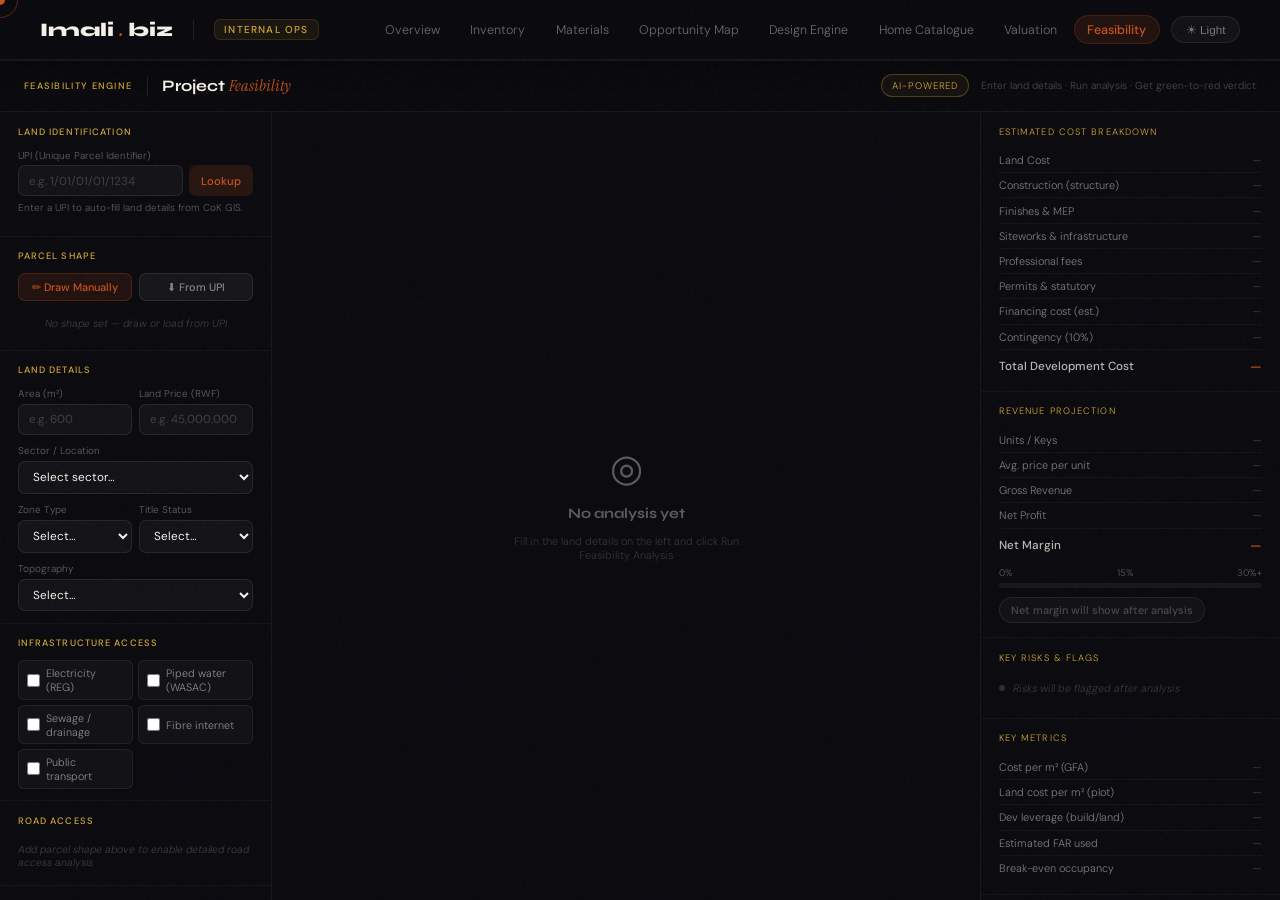
<file: feasibility.html>
<!DOCTYPE html>
<html lang="en" data-theme="dark">
<head>
<script>(function(){var t=localStorage.getItem('imali-theme')||'dark';document.documentElement.setAttribute('data-theme',t);})();</script>
<meta charset="UTF-8">
<meta name="viewport" content="width=device-width, initial-scale=1.0">
<title>Feasibility Engine — Imali.biz Internal</title>
<link rel="preconnect" href="https://fonts.googleapis.com">
<link href="https://fonts.googleapis.com/css2?family=Syne:wght@400;600;700;800&family=Instrument+Serif:ital@0;1&family=DM+Sans:wght@300;400;500&display=swap" rel="stylesheet">
<link rel="stylesheet" href="styles.css">
<style>

html, body { height: 100%; overflow: hidden; }

/* ── Page shell ── */
.fe-wrap {
  display: flex; flex-direction: column;
  height: 100vh; padding-top: var(--nav-h);
}

/* ── Header strip ── */
.fe-header {
  flex-shrink: 0;
  display: flex; align-items: center; justify-content: space-between;
  padding: 0 1.5rem;
  height: 52px;
  border-bottom: 1px solid rgba(245,240,232,0.06);
  background: rgba(10,10,15,0.7);
  backdrop-filter: blur(10px);
}
[data-theme="light"] .fe-header {
  background: rgba(250,247,242,0.94);
  border-bottom-color: rgba(10,10,15,0.08);
}
.fe-header-left { display: flex; align-items: center; gap: 0.9rem; }
.fe-eyebrow {
  font-size: 0.58rem; letter-spacing: 0.14em; text-transform: uppercase;
  color: var(--gold); font-weight: 500;
}
[data-theme="light"] .fe-eyebrow { color: #a07820; }
.fe-title {
  font-family: 'Syne', sans-serif; font-size: 1rem; font-weight: 700; color: var(--cream);
}
[data-theme="light"] .fe-title { color: var(--ink); }
.fe-title em {
  font-family: 'Instrument Serif', serif; font-style: italic;
  font-weight: 400; color: var(--terracotta);
}
.fe-header-right { display: flex; align-items: center; gap: 0.75rem; }
.fe-badge {
  font-size: 0.6rem; letter-spacing: 0.1em; text-transform: uppercase;
  padding: 0.22rem 0.6rem; border-radius: 20px;
  border: 1px solid rgba(212,168,50,0.3);
  color: var(--gold); background: rgba(212,168,50,0.06);
}
.fe-hint {
  font-size: 0.64rem; color: rgba(245,240,232,0.28);
}
[data-theme="light"] .fe-hint { color: rgba(10,10,15,0.35); }

/* ── 3-column layout ── */
.fe-body {
  flex: 1; min-height: 0;
  display: grid;
  grid-template-columns: 272px 1fr 300px;
}

/* ── Shared panel scroll ── */
.fe-panel {
  overflow-y: auto; overflow-x: hidden;
  display: flex; flex-direction: column;
}
.fe-panel::-webkit-scrollbar { width: 3px; }
.fe-panel::-webkit-scrollbar-thumb { background: rgba(245,240,232,0.07); border-radius: 2px; }

/* ── Left: input panel ── */
.fe-left {
  border-right: 1px solid rgba(245,240,232,0.06);
}
[data-theme="light"] .fe-left { border-right-color: rgba(10,10,15,0.08); }

/* ── Right: breakdown panel ── */
.fe-right {
  border-left: 1px solid rgba(245,240,232,0.06);
}
[data-theme="light"] .fe-right { border-left-color: rgba(10,10,15,0.08); }

/* ── Section headers ── */
.ps {
  padding: 0.85rem 1.1rem 0.7rem;
  border-bottom: 1px solid rgba(245,240,232,0.04);
}
[data-theme="light"] .ps { border-bottom-color: rgba(10,10,15,0.05); }
.ps-label {
  font-size: 0.58rem; letter-spacing: 0.12em; text-transform: uppercase;
  color: var(--gold); font-weight: 500; margin-bottom: 0.7rem;
}
[data-theme="light"] .ps-label { color: #a07820; }

/* ── Form fields ── */
.fe-field { margin-bottom: 0.6rem; }
.fe-field:last-child { margin-bottom: 0; }
.fe-lbl {
  display: block; font-size: 0.62rem;
  color: rgba(245,240,232,0.38); margin-bottom: 0.22rem;
}
[data-theme="light"] .fe-lbl { color: rgba(10,10,15,0.42); }
.fe-input, .fe-select {
  width: 100%; padding: 0.4rem 0.65rem;
  background: rgba(245,240,232,0.04);
  border: 1px solid rgba(245,240,232,0.09);
  border-radius: 7px; color: var(--cream);
  font-size: 0.73rem; font-family: 'DM Sans', sans-serif;
  outline: none; transition: border-color 0.18s;
}
.fe-input:focus, .fe-select:focus {
  border-color: rgba(200,82,26,0.45);
}
.fe-input::placeholder { color: rgba(245,240,232,0.2); }
[data-theme="light"] .fe-input, [data-theme="light"] .fe-select {
  background: rgba(10,10,15,0.04); border-color: rgba(10,10,15,0.1); color: var(--ink);
}
[data-theme="light"] .fe-input::placeholder { color: rgba(10,10,15,0.25); }
.fe-select option { background: #1a1814; color: var(--cream); }

.fe-row { display: grid; grid-template-columns: 1fr 1fr; gap: 0.45rem; }

/* UPI lookup strip */
.upi-strip {
  display: flex; gap: 0.4rem;
}
.upi-strip .fe-input { flex: 1; }
.upi-btn {
  padding: 0 0.75rem; border: none; border-radius: 7px; cursor: none;
  background: rgba(200,82,26,0.15); color: var(--terracotta);
  font-family: 'DM Sans', sans-serif; font-size: 0.7rem; font-weight: 500;
  white-space: nowrap; transition: background 0.18s;
}
.upi-btn:hover { background: rgba(200,82,26,0.25); }
.upi-btn:disabled { opacity: 0.45; }
.upi-lookup-status {
  font-size: 0.62rem; margin-top: 0.3rem; line-height: 1.4;
  color: rgba(245,240,232,0.35);
}
.upi-lookup-status.loading { color: var(--gold); }
.upi-lookup-status.ok  { color: #4caf7d; }
.upi-lookup-status.err { color: #ef5350; }
[data-theme="light"] .upi-lookup-status { color: rgba(10,10,15,0.38); }
.fe-input.auto-filled { border-color: rgba(76,175,130,0.45) !important; background: rgba(76,175,130,0.05) !important; }
.fe-select.auto-filled { border-color: rgba(76,175,130,0.45) !important; }

/* Infra checkboxes */
.infra-grid {
  display: grid; grid-template-columns: 1fr 1fr; gap: 0.3rem;
}
.infra-check {
  display: flex; align-items: center; gap: 0.4rem;
  padding: 0.3rem 0.5rem; border-radius: 6px;
  background: rgba(245,240,232,0.03);
  border: 1px solid rgba(245,240,232,0.07);
  font-size: 0.67rem; color: rgba(245,240,232,0.55); cursor: none;
  transition: background 0.15s, border-color 0.15s;
}
.infra-check:hover { background: rgba(245,240,232,0.05); }
.infra-check input { accent-color: var(--terracotta); }
[data-theme="light"] .infra-check { background: rgba(10,10,15,0.03); border-color: rgba(10,10,15,0.08); color: rgba(10,10,15,0.55); }

/* UPI result card */
.upi-result-card {
  margin-top: 0.6rem;
  background: rgba(245,240,232,0.03); border: 1px solid rgba(245,240,232,0.08);
  border-radius: 9px; padding: 0.65rem 0.75rem;
}
[data-theme="light"] .upi-result-card {
  background: rgba(10,10,15,0.03); border-color: rgba(10,10,15,0.1);
}
.upi-rc-name { font-size: 0.72rem; font-weight: 500; color: var(--cream); margin-bottom: 0.2rem; }
[data-theme="light"] .upi-rc-name { color: var(--ink); }
.upi-rc-loc  { font-size: 0.62rem; color: rgba(245,240,232,0.4); margin-bottom: 0.45rem; }
[data-theme="light"] .upi-rc-loc  { color: rgba(10,10,15,0.5); }
.upi-rc-row  { display: flex; gap: 0.9rem; }
.upi-rc-key  { font-size: 0.58rem; color: rgba(245,240,232,0.32); text-transform: uppercase; letter-spacing: 0.08em; }
[data-theme="light"] .upi-rc-key  { color: rgba(10,10,15,0.42); }
.upi-rc-val  { font-size: 0.7rem; font-weight: 500; color: var(--cream); }
[data-theme="light"] .upi-rc-val  { color: var(--ink); }
.upi-rc-zone  { color: var(--terracotta); }
.upi-rc-title { color: #4caf50; }

/* Run button */
.run-btn {
  margin: 0.9rem 1.1rem 1.1rem;
  width: calc(100% - 2.2rem);
  padding: 0.65rem; border: none; border-radius: 9px; cursor: none;
  background: linear-gradient(135deg, var(--terracotta), #a03e10);
  color: #fff; font-family: 'DM Sans', sans-serif;
  font-size: 0.8rem; font-weight: 500; letter-spacing: 0.02em;
  transition: opacity 0.18s, transform 0.1s;
  display: flex; align-items: center; justify-content: center; gap: 0.5rem;
}
.run-btn:hover { opacity: 0.88; }
.run-icon { font-size: 0.85rem; }

/* ── Centre: main output ── */
.fe-centre {
  overflow-y: auto; padding: 1.5rem 1.5rem 2rem;
  display: flex; flex-direction: column; gap: 1.25rem;
}
.fe-centre::-webkit-scrollbar { width: 3px; }
.fe-centre::-webkit-scrollbar-thumb { background: rgba(245,240,232,0.07); border-radius: 2px; }

/* Empty state */
.fe-empty {
  flex: 1; display: flex; flex-direction: column;
  align-items: center; justify-content: center; gap: 0.75rem;
  opacity: 0.35; pointer-events: none; min-height: 300px;
}
.fe-empty-icon { font-size: 2.4rem; }
.fe-empty-title { font-family: 'Syne', sans-serif; font-size: 0.9rem; font-weight: 700; color: var(--cream); }
.fe-empty-sub { font-size: 0.68rem; color: rgba(245,240,232,0.5); text-align: center; max-width: 240px; }
[data-theme="light"] .fe-empty-title { color: var(--ink); }
[data-theme="light"] .fe-empty-sub { color: rgba(10,10,15,0.4); }

/* Score gauge card */
.score-card {
  background: rgba(245,240,232,0.03);
  border: 1px solid rgba(245,240,232,0.07);
  border-radius: 14px; padding: 1.5rem;
  display: flex; align-items: center; gap: 2rem;
}
[data-theme="light"] .score-card { background: rgba(10,10,15,0.02); border-color: rgba(10,10,15,0.08); }

.gauge-wrap {
  position: relative; flex-shrink: 0;
  width: 130px; height: 130px;
}
.gauge-svg { width: 130px; height: 130px; transform: rotate(-90deg); }
.gauge-track { fill: none; stroke: rgba(245,240,232,0.07); stroke-width: 9; }
[data-theme="light"] .gauge-track { stroke: rgba(10,10,15,0.07); }
.gauge-fill {
  fill: none; stroke-width: 9; stroke-linecap: round;
  stroke-dasharray: 320; stroke-dashoffset: 320;
  transition: stroke-dashoffset 1s ease, stroke 0.5s ease;
}
.gauge-score {
  position: absolute; inset: 0;
  display: flex; flex-direction: column; align-items: center; justify-content: center;
}
.gauge-num {
  font-family: 'Syne', sans-serif; font-size: 1.9rem; font-weight: 800; line-height: 1;
  color: var(--cream);
}
[data-theme="light"] .gauge-num { color: var(--ink); }
.gauge-label { font-size: 0.55rem; letter-spacing: 0.1em; text-transform: uppercase; color: rgba(245,240,232,0.35); margin-top: 0.15rem; }
[data-theme="light"] .gauge-label { color: rgba(10,10,15,0.38); }

.score-meta { flex: 1; }
.score-verdict {
  font-family: 'Syne', sans-serif; font-size: 1.05rem; font-weight: 700;
  margin-bottom: 0.3rem; color: var(--cream);
}
[data-theme="light"] .score-verdict { color: var(--ink); }
.score-sub { font-size: 0.7rem; color: rgba(245,240,232,0.45); line-height: 1.5; margin-bottom: 0.9rem; }
[data-theme="light"] .score-sub { color: rgba(10,10,15,0.45); }
.score-pills { display: flex; gap: 0.4rem; flex-wrap: wrap; }
.score-pill {
  font-size: 0.6rem; padding: 0.18rem 0.5rem; border-radius: 20px;
  border: 1px solid; letter-spacing: 0.04em;
}
.pill-green  { color: #4caf50; border-color: rgba(76,175,80,0.3);  background: rgba(76,175,80,0.07); }
.pill-amber  { color: #ff9800; border-color: rgba(255,152,0,0.3);  background: rgba(255,152,0,0.07); }
.pill-red    { color: #f44336; border-color: rgba(244,67,54,0.3);  background: rgba(244,67,54,0.07); }

/* Factor grid */
.factors-title {
  font-size: 0.6rem; letter-spacing: 0.1em; text-transform: uppercase;
  color: var(--gold); margin-bottom: 0.7rem;
}
[data-theme="light"] .factors-title { color: #a07820; }
.factors-grid {
  display: grid; grid-template-columns: 1fr 1fr;
  gap: 0.55rem;
}
.factor-card {
  background: rgba(245,240,232,0.025); border: 1px solid rgba(245,240,232,0.07);
  border-radius: 10px; padding: 0.75rem 0.85rem;
  display: flex; flex-direction: column; gap: 0.4rem;
}
[data-theme="light"] .factor-card { background: rgba(10,10,15,0.02); border-color: rgba(10,10,15,0.08); }
.factor-top { display: flex; justify-content: space-between; align-items: flex-start; }
.factor-name { font-size: 0.7rem; font-weight: 500; color: var(--cream); }
[data-theme="light"] .factor-name { color: var(--ink); }
.factor-score-badge {
  font-size: 0.6rem; font-weight: 600; padding: 0.12rem 0.4rem;
  border-radius: 4px; flex-shrink: 0;
}
.fsb-green { background: rgba(76,175,80,0.15); color: #66bb6a; }
.fsb-amber { background: rgba(255,152,0,0.15); color: #ffa726; }
.fsb-red   { background: rgba(244,67,54,0.15); color: #ef5350; }
.fsb-muted { background: rgba(245,240,232,0.06); color: rgba(245,240,232,0.3); }
[data-theme="light"] .fsb-muted { background: rgba(10,10,15,0.05); color: rgba(10,10,15,0.3); }
.factor-bar-track {
  height: 3px; border-radius: 2px; background: rgba(245,240,232,0.07);
}
[data-theme="light"] .factor-bar-track { background: rgba(10,10,15,0.07); }
.factor-bar-fill { height: 100%; border-radius: 2px; transition: width 0.8s ease; }
.bar-green { background: #4caf50; }
.bar-amber { background: #ff9800; }
.bar-red   { background: #f44336; }
.bar-muted { background: rgba(245,240,232,0.12); }
.factor-note { font-size: 0.62rem; color: rgba(245,240,232,0.35); line-height: 1.4; }
[data-theme="light"] .factor-note { color: rgba(10,10,15,0.38); }

/* AI analysis block */
.ai-card {
  background: rgba(212,168,50,0.04); border: 1px solid rgba(212,168,50,0.12);
  border-radius: 12px; padding: 1rem 1.1rem;
}
.ai-header { display: flex; align-items: center; gap: 0.5rem; margin-bottom: 0.65rem; }
.ai-dot {
  width: 6px; height: 6px; border-radius: 50%; background: var(--gold);
  box-shadow: 0 0 6px var(--gold); flex-shrink: 0;
}
.ai-label { font-size: 0.6rem; letter-spacing: 0.1em; text-transform: uppercase; color: var(--gold); }
[data-theme="light"] .ai-label { color: #a07820; }
.ai-text { font-size: 0.72rem; color: rgba(245,240,232,0.6); line-height: 1.65; }
[data-theme="light"] .ai-text { color: rgba(10,10,15,0.55); }
.ai-placeholder { color: rgba(245,240,232,0.2); font-style: italic; }
[data-theme="light"] .ai-placeholder { color: rgba(10,10,15,0.25); }

/* ── Right: cost & revenue ── */
.breakdown-section { padding: 0.85rem 1.1rem 0.9rem; border-bottom: 1px solid rgba(245,240,232,0.04); }
[data-theme="light"] .breakdown-section { border-bottom-color: rgba(10,10,15,0.05); }
.bd-label {
  font-size: 0.58rem; letter-spacing: 0.12em; text-transform: uppercase;
  color: var(--gold); margin-bottom: 0.65rem;
}
[data-theme="light"] .bd-label { color: #a07820; }

.cost-row {
  display: flex; justify-content: space-between; align-items: center;
  padding: 0.32rem 0; border-bottom: 1px solid rgba(245,240,232,0.04);
  font-size: 0.68rem;
}
.cost-row:last-child { border-bottom: none; }
[data-theme="light"] .cost-row { border-bottom-color: rgba(10,10,15,0.04); }
.cost-row-label { color: rgba(245,240,232,0.5); }
[data-theme="light"] .cost-row-label { color: rgba(10,10,15,0.5); }
.cost-row-val { font-weight: 500; color: var(--cream); font-family: 'DM Sans', sans-serif; }
[data-theme="light"] .cost-row-val { color: var(--ink); }
.cost-row-val.placeholder { color: rgba(245,240,232,0.18); }
[data-theme="light"] .cost-row-val.placeholder { color: rgba(10,10,15,0.2); }
.cost-total {
  display: flex; justify-content: space-between; align-items: center;
  padding: 0.5rem 0 0.1rem;
  font-size: 0.73rem;
}
.cost-total .cost-row-label { color: rgba(245,240,232,0.75); font-weight: 500; }
.cost-total .cost-row-val { font-size: 0.82rem; color: var(--terracotta); }
[data-theme="light"] .cost-total .cost-row-label { color: rgba(10,10,15,0.7); }

/* Margin bar */
.margin-bar-wrap { margin-top: 0.65rem; }
.margin-bar-labels {
  display: flex; justify-content: space-between;
  font-size: 0.6rem; margin-bottom: 0.3rem;
  color: rgba(245,240,232,0.35);
}
[data-theme="light"] .margin-bar-labels { color: rgba(10,10,15,0.38); }
.margin-bar-track {
  height: 5px; border-radius: 3px;
  background: rgba(245,240,232,0.06); overflow: hidden;
}
[data-theme="light"] .margin-bar-track { background: rgba(10,10,15,0.07); }
.margin-bar-fill { height: 100%; border-radius: 3px; transition: width 1s ease; width: 0; }

/* Key risks */
.risk-item {
  display: flex; gap: 0.55rem; padding: 0.45rem 0;
  border-bottom: 1px solid rgba(245,240,232,0.04);
  font-size: 0.67rem;
}
.risk-item:last-child { border-bottom: none; }
[data-theme="light"] .risk-item { border-bottom-color: rgba(10,10,15,0.05); }
.risk-dot {
  width: 6px; height: 6px; border-radius: 50%;
  flex-shrink: 0; margin-top: 0.2rem;
}
.risk-text { color: rgba(245,240,232,0.5); line-height: 1.4; }
[data-theme="light"] .risk-text { color: rgba(10,10,15,0.5); }
.risk-text.placeholder { color: rgba(245,240,232,0.2); font-style: italic; }
[data-theme="light"] .risk-text.placeholder { color: rgba(10,10,15,0.2); }

/* Profit pill */
.profit-badge {
  display: inline-flex; align-items: center; gap: 0.35rem;
  padding: 0.3rem 0.7rem; border-radius: 20px; font-size: 0.68rem; font-weight: 500;
  border: 1px solid rgba(245,240,232,0.08); color: rgba(245,240,232,0.25);
  background: rgba(245,240,232,0.03); margin-top: 0.5rem;
}
[data-theme="light"] .profit-badge { border-color: rgba(10,10,15,0.08); color: rgba(10,10,15,0.28); background: rgba(10,10,15,0.03); }
.profit-badge.active-green { border-color: rgba(76,175,80,0.3); color: #66bb6a; background: rgba(76,175,80,0.07); }
.profit-badge.active-amber { border-color: rgba(255,152,0,0.3); color: #ffa726; background: rgba(255,152,0,0.08); }

/* ── Centre parcel shape card ── */
.parcel-shape-card {
  background: rgba(245,240,232,0.025); border: 1px solid rgba(245,240,232,0.07);
  border-radius: 14px; padding: 1.1rem 1.2rem; display: none;
}
[data-theme="light"] .parcel-shape-card { background: rgba(10,10,15,0.02); border-color: rgba(10,10,15,0.08); }
.parcel-shape-card.visible { display: block; }
.parcel-shape-card-header {
  display: flex; align-items: center; justify-content: space-between; margin-bottom: 0.9rem;
}
.parcel-shape-card-title {
  font-size: 0.6rem; letter-spacing: 0.1em; text-transform: uppercase; color: var(--gold);
}
[data-theme="light"] .parcel-shape-card-title { color: #a07820; }
.parcel-shape-legend { display: flex; gap: 0.9rem; }
.psl-item { display: flex; align-items: center; gap: 0.35rem; font-size: 0.6rem; color: rgba(245,240,232,0.45); }
[data-theme="light"] .psl-item { color: rgba(10,10,15,0.45); }
.psl-swatch { width: 18px; height: 3px; border-radius: 2px; }
.centre-shape-svg { width: 100%; height: 220px; display: block; }
.parcel-shape-metrics-row {
  display: flex; gap: 0.5rem; margin-top: 0.85rem; flex-wrap: wrap;
}
.psm-item {
  flex: 1; min-width: 90px;
  background: rgba(245,240,232,0.03); border: 1px solid rgba(245,240,232,0.06);
  border-radius: 7px; padding: 0.35rem 0.55rem;
}
[data-theme="light"] .psm-item { background: rgba(10,10,15,0.03); border-color: rgba(10,10,15,0.07); }
.psm-k { font-size: 0.56rem; text-transform: uppercase; letter-spacing: 0.07em; color: rgba(245,240,232,0.32); }
[data-theme="light"] .psm-k { color: rgba(10,10,15,0.38); }
.psm-v { font-size: 0.76rem; font-weight: 500; color: var(--cream); margin-top: 0.1rem; }
[data-theme="light"] .psm-v { color: var(--ink); }
.psm-v.good  { color: #4caf50; }
.psm-v.warn  { color: #ff9800; }
.psm-v.bad   { color: #f44336; }

/* ── Centre shape card header / legend ── */
.parcel-shape-card-header { display: flex; align-items: center; justify-content: space-between; margin-bottom: 0.75rem; flex-wrap: wrap; gap: 0.4rem; }
.parcel-shape-card-title  { font-size: 0.65rem; font-weight: 700; letter-spacing: 0.09em; text-transform: uppercase; color: rgba(245,240,232,0.45); }
[data-theme="light"] .parcel-shape-card-title { color: rgba(10,10,15,0.4); }
.parcel-shape-legend      { display: flex; gap: 0.75rem; }
.psl-item  { display: flex; align-items: center; gap: 0.3rem; font-size: 0.62rem; color: rgba(245,240,232,0.55); }
[data-theme="light"] .psl-item { color: rgba(10,10,15,0.55); }
.psl-swatch { width: 18px; height: 3px; border-radius: 2px; }

/* ── States: empty vs loaded ── */
.state-empty  .result-content { display: none; }
.state-loaded .fe-empty       { display: none; }
.state-loaded .result-content { display: flex; flex-direction: column; gap: 1.25rem; }

/* ── Parcel Shape section ── */
.shape-empty-hint {
  font-size: 0.65rem; color: rgba(245,240,232,0.22); text-align: center;
  padding: 0.5rem 0; font-style: italic;
}
[data-theme="light"] .shape-empty-hint { color: rgba(10,10,15,0.25); }

.shape-btns { display: grid; grid-template-columns: 1fr 1fr; gap: 0.4rem; margin-bottom: 0.5rem; }
.shape-btn {
  padding: 0.38rem 0; border-radius: 7px; border: none; cursor: none;
  font-family: 'DM Sans', sans-serif; font-size: 0.68rem; font-weight: 500;
  transition: background 0.16s, color 0.16s;
}
.shape-btn-draw {
  background: rgba(200,82,26,0.12); color: var(--terracotta);
  border: 1px solid rgba(200,82,26,0.25);
}
.shape-btn-draw:hover { background: rgba(200,82,26,0.2); }
.shape-btn-upi {
  background: rgba(245,240,232,0.05); color: rgba(245,240,232,0.5);
  border: 1px solid rgba(245,240,232,0.1);
}
[data-theme="light"] .shape-btn-upi { background: rgba(10,10,15,0.04); color: rgba(10,10,15,0.45); border-color: rgba(10,10,15,0.1); }
.shape-btn-upi:hover { background: rgba(245,240,232,0.09); }
[data-theme="light"] .shape-btn-upi:hover { background: rgba(10,10,15,0.08); }
.shape-btn-upi.active {
  background: rgba(212,168,50,0.1); color: var(--gold);
  border-color: rgba(212,168,50,0.3);
}
[data-theme="light"] .shape-btn-upi.active { color: #a07820; }

/* Shape SVG display */
.shape-display {
  background: rgba(245,240,232,0.025); border: 1px solid rgba(245,240,232,0.08);
  border-radius: 9px; padding: 0.5rem; display: none; position: relative;
}
[data-theme="light"] .shape-display { background: rgba(10,10,15,0.02); border-color: rgba(10,10,15,0.09); }
.shape-display.visible { display: block; }
.shape-display-svg { width: 100%; height: 130px; display: block; }
.shape-redo-btn {
  position: absolute; top: 0.4rem; right: 0.4rem;
  background: rgba(245,240,232,0.06); border: 1px solid rgba(245,240,232,0.1);
  border-radius: 5px; padding: 0.18rem 0.45rem; cursor: none;
  font-size: 0.6rem; color: rgba(245,240,232,0.45);
  font-family: 'DM Sans', sans-serif; transition: background 0.15s;
}
[data-theme="light"] .shape-redo-btn { background: rgba(10,10,15,0.05); border-color: rgba(10,10,15,0.1); color: rgba(10,10,15,0.45); }
.shape-redo-btn:hover { background: rgba(245,240,232,0.12); }

.shape-metrics {
  display: flex; gap: 0.6rem; margin-top: 0.5rem; flex-wrap: wrap;
}
.shape-metric {
  flex: 1; min-width: 70px;
  background: rgba(245,240,232,0.03); border: 1px solid rgba(245,240,232,0.06);
  border-radius: 6px; padding: 0.3rem 0.45rem;
}
[data-theme="light"] .shape-metric { background: rgba(10,10,15,0.03); border-color: rgba(10,10,15,0.07); }
.shape-metric-k { font-size: 0.56rem; text-transform: uppercase; letter-spacing: 0.08em; color: rgba(245,240,232,0.32); }
[data-theme="light"] .shape-metric-k { color: rgba(10,10,15,0.38); }
.shape-metric-v { font-size: 0.72rem; font-weight: 500; color: var(--cream); margin-top: 0.1rem; }
[data-theme="light"] .shape-metric-v { color: var(--ink); }

/* ── Road Access section ── */
.road-locked {
  font-size: 0.65rem; color: rgba(245,240,232,0.22); font-style: italic;
  padding: 0.3rem 0;
}
[data-theme="light"] .road-locked { color: rgba(10,10,15,0.28); }

.edge-chips { display: flex; flex-direction: column; gap: 0.35rem; }
.edge-chip {
  display: flex; align-items: center; gap: 0.55rem;
  padding: 0.38rem 0.55rem; border-radius: 7px; cursor: none;
  border: 1px solid rgba(245,240,232,0.08);
  background: rgba(245,240,232,0.03);
  transition: background 0.15s, border-color 0.15s;
}
[data-theme="light"] .edge-chip { background: rgba(10,10,15,0.03); border-color: rgba(10,10,15,0.08); }
.edge-chip.road-yes {
  border-color: rgba(76,175,80,0.35); background: rgba(76,175,80,0.06);
}
.edge-chip-indicator {
  width: 10px; height: 10px; border-radius: 2px; flex-shrink: 0;
  border: 1.5px solid rgba(245,240,232,0.2);
}
[data-theme="light"] .edge-chip-indicator { border-color: rgba(10,10,15,0.2); }
.edge-chip.road-yes .edge-chip-indicator {
  background: #4caf50; border-color: #4caf50;
}
.edge-chip-label { font-size: 0.68rem; flex: 1; color: rgba(245,240,232,0.6); }
[data-theme="light"] .edge-chip-label { color: rgba(10,10,15,0.6); }
.edge-chip.road-yes .edge-chip-label { color: var(--cream); }
[data-theme="light"] .edge-chip.road-yes .edge-chip-label { color: var(--ink); }
.edge-chip-len { font-size: 0.62rem; color: rgba(245,240,232,0.35); }
[data-theme="light"] .edge-chip-len { color: rgba(10,10,15,0.38); }
.edge-chip.road-yes .edge-chip-len { color: rgba(76,175,80,0.7); }

.road-type-row { margin-top: 0.5rem; }
.road-type-badge {
  display: inline-flex; align-items: center; gap: 0.3rem;
  font-size: 0.62rem; color: rgba(245,240,232,0.38); margin-bottom: 0.3rem;
}
[data-theme="light"] .road-type-badge { color: rgba(10,10,15,0.42); }

/* Frontage summary */
.frontage-summary {
  display: none; margin-top: 0.55rem;
  background: rgba(76,175,80,0.06); border: 1px solid rgba(76,175,80,0.2);
  border-radius: 7px; padding: 0.45rem 0.6rem;
}
.frontage-summary.visible { display: block; }
.frontage-summary-row { display: flex; justify-content: space-between; font-size: 0.67rem; }
.frontage-summary-row .fk { color: rgba(245,240,232,0.45); }
.frontage-summary-row .fv { color: var(--cream); font-weight: 500; }
[data-theme="light"] .frontage-summary-row .fk { color: rgba(10,10,15,0.45); }
[data-theme="light"] .frontage-summary-row .fv { color: var(--ink); }

/* ── Drawing Modal ── */
.draw-modal {
  display: none; position: fixed; inset: 0;
  background: rgba(10,10,15,0.88); backdrop-filter: blur(8px);
  z-index: 5000; align-items: center; justify-content: center;
}
[data-theme="light"] .draw-modal { background: rgba(10,10,15,0.6); }
.draw-modal.open { display: flex; }

.draw-modal-inner {
  background: #111117; border: 1px solid rgba(245,240,232,0.1);
  border-radius: 14px; width: min(820px, 94vw); max-height: 90vh;
  display: flex; flex-direction: column; overflow: hidden;
  box-shadow: 0 32px 80px rgba(0,0,0,0.6);
}
[data-theme="light"] .draw-modal-inner { background: #faf7f2; border-color: rgba(10,10,15,0.12); }

.draw-modal-header {
  display: flex; align-items: center; justify-content: space-between;
  padding: 0.9rem 1.2rem 0.75rem;
  border-bottom: 1px solid rgba(245,240,232,0.07);
}
[data-theme="light"] .draw-modal-header { border-bottom-color: rgba(10,10,15,0.08); }
.draw-modal-title {
  font-family: 'Syne', sans-serif; font-size: 0.88rem; font-weight: 700; color: var(--cream);
}
[data-theme="light"] .draw-modal-title { color: var(--ink); }
.draw-modal-sub {
  font-size: 0.64rem; color: rgba(245,240,232,0.38); margin-top: 0.1rem;
}
[data-theme="light"] .draw-modal-sub { color: rgba(10,10,15,0.42); }
.draw-modal-close {
  background: rgba(245,240,232,0.06); border: 1px solid rgba(245,240,232,0.1);
  border-radius: 6px; width: 28px; height: 28px; cursor: none;
  color: rgba(245,240,232,0.5); font-size: 1rem; line-height: 1;
  display: flex; align-items: center; justify-content: center;
  transition: background 0.15s;
}
[data-theme="light"] .draw-modal-close { background: rgba(10,10,15,0.05); border-color: rgba(10,10,15,0.1); color: rgba(10,10,15,0.5); }
.draw-modal-close:hover { background: rgba(245,240,232,0.12); }

.draw-canvas-wrap {
  flex: 1; position: relative; overflow: hidden; cursor: crosshair;
  min-height: 380px;
}
#drawCanvas { display: block; width: 100%; height: 100%; }

.draw-status {
  position: absolute; bottom: 0.6rem; left: 50%; transform: translateX(-50%);
  background: rgba(10,10,15,0.75); border: 1px solid rgba(245,240,232,0.12);
  border-radius: 20px; padding: 0.28rem 0.85rem;
  font-size: 0.62rem; color: rgba(245,240,232,0.6); white-space: nowrap;
  pointer-events: none;
}
[data-theme="light"] .draw-status { background: rgba(250,247,242,0.9); color: rgba(10,10,15,0.55); border-color: rgba(10,10,15,0.15); }

.draw-toolbar {
  display: flex; gap: 0.5rem; padding: 0.75rem 1.2rem;
  border-top: 1px solid rgba(245,240,232,0.07);
  align-items: center;
}
[data-theme="light"] .draw-toolbar { border-top-color: rgba(10,10,15,0.08); }
.draw-toolbar-left { display: flex; gap: 0.4rem; flex: 1; }
.dt-btn {
  padding: 0.38rem 0.85rem; border-radius: 7px; border: none; cursor: none;
  font-family: 'DM Sans', sans-serif; font-size: 0.7rem; font-weight: 500;
  transition: background 0.15s, color 0.15s;
}
.dt-undo { background: rgba(245,240,232,0.06); color: rgba(245,240,232,0.5); }
[data-theme="light"] .dt-undo { background: rgba(10,10,15,0.06); color: rgba(10,10,15,0.5); }
.dt-undo:hover { background: rgba(245,240,232,0.1); }
.dt-clear { background: rgba(244,67,54,0.1); color: #ef5350; }
.dt-clear:hover { background: rgba(244,67,54,0.18); }
.dt-done {
  background: linear-gradient(135deg, var(--terracotta), #a03e10);
  color: #fff; padding: 0.4rem 1.4rem;
}
.dt-done:hover { opacity: 0.88; }
.dt-done:disabled { opacity: 0.3; cursor: default; }

.draw-point-count {
  font-size: 0.63rem; color: rgba(245,240,232,0.32);
  display: flex; align-items: center; gap: 0.3rem;
}
[data-theme="light"] .draw-point-count { color: rgba(10,10,15,0.35); }

</style>
</head>
<body class="state-empty" id="pageBody">

<div class="cursor" id="cursor"></div>
<div class="cursor-ring" id="cursorRing"></div>

<!-- ── Nav ── -->
<nav class="int-nav">
  <div class="int-nav-left">
    <a href="index.html" class="int-nav-logo">Imali<span>.</span>biz</a>
    <div class="int-nav-divider"></div>
    <span class="int-nav-badge">Internal Ops</span>
  </div>
  <div class="int-nav-right">
    <a href="index.html"        class="int-nav-link">Overview</a>
    <a href="inventory.html"    class="int-nav-link">Inventory</a>
    <a href="materials.html"    class="int-nav-link">Materials</a>
    <a href="map.html"          class="int-nav-link">Opportunity Map</a>
    <a href="design-engine.html" class="int-nav-link">Design Engine</a>
    <a href="units.html"        class="int-nav-link">Home Catalogue</a>
    <a href="valuation.html"    class="int-nav-link">Valuation</a>
    <a href="feasibility.html"  class="int-nav-link active">Feasibility</a>
    <button class="theme-toggle" onclick="toggleTheme()">☀ Light</button>
  </div>
</nav>

<!-- ── Page shell ── -->
<div class="fe-wrap">

  <!-- Header strip -->
  <div class="fe-header">
    <div class="fe-header-left">
      <span class="fe-eyebrow">Feasibility Engine</span>
      <div class="int-nav-divider"></div>
      <h1 class="fe-title">Project <em>Feasibility</em></h1>
    </div>
    <div class="fe-header-right">
      <span class="fe-badge">AI-Powered</span>
      <span class="fe-hint">Enter land details · Run analysis · Get green-to-red verdict</span>
    </div>
  </div>

  <!-- 3-column body -->
  <div class="fe-body">

    <!-- ── LEFT: inputs ── -->
    <div class="fe-panel fe-left">

      <!-- UPI Lookup -->
      <div class="ps">
        <div class="ps-label">Land Identification</div>
        <div class="fe-field">
          <label class="fe-lbl">UPI (Unique Parcel Identifier)</label>
          <div class="upi-strip">
            <input class="fe-input" type="text" placeholder="e.g. 1/01/01/01/1234" id="upiInput">
            <button class="upi-btn" id="upiBtn" onclick="realLookup()">Lookup</button>
          </div>
          <div class="upi-lookup-status" id="upiLookupStatus">Enter a UPI to auto-fill land details from CoK GIS.</div>
        </div>
        <!-- UPI result card (hidden until lookup) -->
        <div id="upiCard" class="upi-result-card" style="display:none;">
          <div class="upi-rc-name" id="upiCardName">—</div>
          <div class="upi-rc-loc"  id="upiCardLoc">—</div>
          <div class="upi-rc-row">
            <div>
              <div class="upi-rc-key">Area</div>
              <div class="upi-rc-val" id="upiCardArea">—</div>
            </div>
            <div>
              <div class="upi-rc-key">Zone</div>
              <div class="upi-rc-val upi-rc-zone" id="upiCardZone">—</div>
            </div>
            <div>
              <div class="upi-rc-key">Title</div>
              <div class="upi-rc-val upi-rc-title" id="upiCardTitle">—</div>
            </div>
          </div>
        </div>
      </div>

      <!-- Parcel Shape -->
      <div class="ps">
        <div class="ps-label">Parcel Shape</div>
        <div class="shape-btns">
          <button class="shape-btn shape-btn-draw" onclick="openDrawModal()">✏ Draw Manually</button>
          <button class="shape-btn shape-btn-upi" id="shapeFromUpiBtn" onclick="loadShapeFromUPI()" disabled>⬇ From UPI</button>
        </div>
        <div class="shape-display" id="shapeDisplay">
          <button class="shape-redo-btn" onclick="openDrawModal()">Redraw</button>
          <svg class="shape-display-svg" id="shapeSVG" viewBox="0 0 220 130"></svg>
          <div class="shape-metrics" id="shapeMetrics"></div>
        </div>
        <div class="shape-empty-hint" id="shapeHint">No shape set — draw or load from UPI</div>
      </div>

      <!-- Land Details -->
      <div class="ps">
        <div class="ps-label">Land Details</div>
        <div class="fe-row">
          <div class="fe-field">
            <label class="fe-lbl">Area (m²)</label>
            <input class="fe-input" type="number" placeholder="e.g. 600" id="areaInput">
          </div>
          <div class="fe-field">
            <label class="fe-lbl">Land Price (RWF)</label>
            <input class="fe-input" type="text" placeholder="e.g. 45,000,000" id="priceInput">
          </div>
        </div>
        <div class="fe-field">
          <label class="fe-lbl">Sector / Location</label>
          <select class="fe-select" id="sectorSelect">
            <option value="">Select sector…</option>
            <optgroup label="Kigali City">
              <option>Nyarugenge</option>
              <option>Kicukiro</option>
              <option>Gasabo</option>
              <option>Kimironko</option>
              <option>Gisozi</option>
              <option>Kibagabaga</option>
              <option>Remera</option>
              <option>Kacyiru</option>
              <option>Kimihurura</option>
              <option>Nyamirambo</option>
              <option>Gikondo</option>
              <option>Biryogo</option>
            </optgroup>
            <optgroup label="Eastern Province">
              <option>Bugesera</option>
              <option>Kayonza</option>
              <option>Nyagatare</option>
            </optgroup>
            <optgroup label="Other">
              <option>Musanze</option>
              <option>Rubavu</option>
              <option>Huye</option>
            </optgroup>
          </select>
        </div>
        <div class="fe-row">
          <div class="fe-field">
            <label class="fe-lbl">Zone Type</label>
            <select class="fe-select" id="zoneSelect">
              <option value="">Select…</option>
              <optgroup label="Residential">
                <option value="R1">R1 — Low density residential</option>
                <option value="R1A">R1A — Low density residential densification</option>
                <option value="R1B">R1B — Rural residential</option>
                <option value="R2">R2 — Medium density residential (Improvement)</option>
                <option value="R3">R3 — Medium density residential (Expansion)</option>
                <option value="R4">R4 — High density residential</option>
              </optgroup>
              <optgroup label="Commercial">
                <option value="C1">C1 — Mixed use</option>
                <option value="C3">C3 — City commercial</option>
              </optgroup>
              <optgroup label="Industrial">
                <option value="I1">I1 — Light industrial</option>
                <option value="I2">I2 — General industrial</option>
                <option value="I3">I3 — Mining / Extraction / Quarry</option>
              </optgroup>
              <optgroup label="Agricultural">
                <option value="A1">A1 — Agriculture</option>
              </optgroup>
              <optgroup label="Public Facilities">
                <option value="PA">PA — Public administration</option>
                <option value="PF1">PF1 — Education and research facilities</option>
                <option value="PF2">PF2 — Health facilities</option>
                <option value="PF3">PF3 — Religious facilities</option>
                <option value="PF4">PF4 — Cultural / memorial sites</option>
                <option value="PF5">PF5 — Cemetery / crematoria</option>
              </optgroup>
              <optgroup label="Parks &amp; Open Space">
                <option value="P1">P1 — Parks and open spaces</option>
                <option value="P2">P2 — Sport and eco-tourism</option>
                <option value="P3B">P3B — Forest</option>
                <option value="P3C">P3C — Steep slopes (&gt;30%)</option>
              </optgroup>
              <optgroup label="Infrastructure">
                <option value="T">T — Transportation</option>
                <option value="U">U — Utility</option>
              </optgroup>
              <optgroup label="Wetland &amp; Water">
                <option value="W2">W2 — Wetland rehabilitation</option>
                <option value="W3">W3 — Wetland sustainable exploitation</option>
                <option value="W4">W4 — Wetland conservation</option>
                <option value="W5">W5 — Wetland recreational</option>
                <option value="WB">WB — Waterbody</option>
              </optgroup>
            </select>
          </div>
          <div class="fe-field">
            <label class="fe-lbl">Title Status</label>
            <select class="fe-select" id="titleSelect">
              <option value="">Select…</option>
              <option>Freehold — Clear</option>
              <option>Freehold — Encumbered</option>
              <option>Leasehold</option>
              <option>Provisional</option>
              <option>Untitled</option>
            </select>
          </div>
        </div>
        <div class="fe-field">
          <label class="fe-lbl">Topography</label>
          <select class="fe-select" id="topoSelect">
            <option value="">Select…</option>
            <option>Flat (0–5°)</option>
            <option>Gentle slope (5–15°)</option>
            <option>Moderate slope (15–30°)</option>
            <option>Steep (30–50°)</option>
            <option>Very steep (50°+)</option>
          </select>
        </div>
      </div>

      <!-- Infrastructure -->
      <div class="ps">
        <div class="ps-label">Infrastructure Access</div>
        <div class="infra-grid">
          <label class="infra-check"><input type="checkbox"> Electricity (REG)</label>
          <label class="infra-check"><input type="checkbox"> Piped water (WASAC)</label>
          <label class="infra-check"><input type="checkbox"> Sewage / drainage</label>
          <label class="infra-check"><input type="checkbox"> Fibre internet</label>
          <label class="infra-check"><input type="checkbox"> Public transport</label>
        </div>
      </div>

      <!-- Road Access (Detailed) -->
      <div class="ps">
        <div class="ps-label">Road Access</div>
        <div id="roadLocked" class="road-locked">Add parcel shape above to enable detailed road access analysis</div>
        <div id="roadUnlocked" style="display:none;">
          <div class="fe-lbl" style="margin-bottom:0.45rem;">Click the edges that have road access</div>
          <div class="edge-chips" id="edgeChips"></div>
          <div class="road-type-row" id="roadTypeRow" style="display:none;">
            <div class="road-type-badge">Road classification for selected edge(s)</div>
            <select class="fe-select" id="roadTypeSelect">
              <option value="">Select road type…</option>
              <option value="primary">Primary / National road</option>
              <option value="secondary">Secondary / District road</option>
              <option value="local">Local / Neighbourhood road</option>
              <option value="access">Private access road / Unpaved</option>
            </select>
          </div>
          <div class="frontage-summary" id="frontageSummary">
            <div class="frontage-summary-row"><span class="fk">Total frontage</span><span class="fv" id="fsFrontage">—</span></div>
            <div class="frontage-summary-row" style="margin-top:0.25rem;"><span class="fk">Frontage ratio</span><span class="fv" id="fsRatio">—</span></div>
            <div class="frontage-summary-row" style="margin-top:0.25rem;"><span class="fk">Access quality</span><span class="fv" id="fsQuality">—</span></div>
          </div>
        </div>
      </div>

      <!-- Development Intent -->
      <div class="ps">
        <div class="ps-label">Development Intent</div>
        <div class="fe-field">
          <label class="fe-lbl">Intended Use</label>
          <select class="fe-select" id="useSelect">
            <option value="">Select…</option>
            <option>Residential — Apartments</option>
            <option>Residential — Townhouses</option>
            <option>Mixed-Use — Ground floor retail + apartments</option>
            <option>Commercial — Office</option>
            <option>Commercial — Retail</option>
            <option>Short-Stay — Serviced apartments / Airbnb</option>
            <option>Student Housing</option>
          </select>
        </div>
        <div class="fe-row">
          <div class="fe-field">
            <label class="fe-lbl">Target Units / Keys</label>
            <input class="fe-input" type="number" placeholder="e.g. 24" id="unitsInput">
          </div>
          <div class="fe-field">
            <label class="fe-lbl">Target Floors</label>
            <input class="fe-input" type="number" placeholder="e.g. 4" id="floorsInput">
          </div>
        </div>
        <div class="fe-field">
          <label class="fe-lbl">Target Market</label>
          <select class="fe-select" id="marketSelect">
            <option value="">Select…</option>
            <option>Low-income (BOP)</option>
            <option>Middle-income</option>
            <option>Upper-middle</option>
            <option>Luxury / Expatriate</option>
            <option>Diaspora</option>
          </select>
        </div>
      </div>

      <!-- Run button -->
      <button class="run-btn" onclick="runAnalysis()">
        <span class="run-icon">◎</span> Run Feasibility Analysis
      </button>

    </div><!-- /fe-left -->

    <!-- ── CENTRE: results ── -->
    <div class="fe-centre" id="centrePanel">

      <!-- Empty state -->
      <div class="fe-empty">
        <div class="fe-empty-icon">◎</div>
        <div class="fe-empty-title">No analysis yet</div>
        <div class="fe-empty-sub">Fill in the land details on the left and click Run Feasibility Analysis</div>
      </div>

      <!-- Results (shown after run) -->
      <div class="result-content">

        <!-- Score gauge -->
        <div class="score-card">
          <div class="gauge-wrap">
            <svg class="gauge-svg" viewBox="0 0 120 120">
              <circle class="gauge-track" cx="60" cy="60" r="51"/>
              <circle class="gauge-fill" id="gaugeFill" cx="60" cy="60" r="51"/>
            </svg>
            <div class="gauge-score">
              <div class="gauge-num" id="gaugeNum">—</div>
              <div class="gauge-label">/ 100</div>
            </div>
          </div>
          <div class="score-meta">
            <div class="score-verdict" id="scoreVerdict">—</div>
            <div class="score-sub" id="scoreSub">Run analysis to see the feasibility verdict.</div>
            <div class="score-pills" id="scorePills"></div>
          </div>
        </div>

        <!-- Parcel shape + road access -->
        <div class="parcel-shape-card" id="centreShapeCard">
          <div class="parcel-shape-card-header">
            <span class="parcel-shape-card-title">Parcel Shape &amp; Road Access</span>
            <div class="parcel-shape-legend">
              <div class="psl-item"><div class="psl-swatch" style="background:#4caf50"></div>Road frontage</div>
              <div class="psl-item"><div class="psl-swatch" id="pslNonRoad"></div>No road access</div>
            </div>
          </div>
          <svg class="centre-shape-svg" id="centreShapeSVG" viewBox="0 0 560 220"></svg>
          <div class="parcel-shape-metrics-row" id="centreShapeMetrics"></div>
        </div>

        <!-- Factor breakdown -->
        <div>
          <div class="factors-title">Factor Breakdown</div>
          <div class="factors-grid" id="factorsGrid"></div>
        </div>

        <!-- AI analysis -->
        <div class="ai-card">
          <div class="ai-header">
            <div class="ai-dot"></div>
            <span class="ai-label">AI Analysis</span>
          </div>
          <div class="ai-text" id="aiText">
            <span class="ai-placeholder">Analysis will appear here after you run the tool…</span>
          </div>
        </div>

      </div><!-- /result-content -->

    </div><!-- /fe-centre -->

    <!-- ── RIGHT: cost & revenue ── -->
    <div class="fe-panel fe-right">

      <!-- Cost breakdown -->
      <div class="breakdown-section">
        <div class="bd-label">Estimated Cost Breakdown</div>
        <div class="cost-row">
          <span class="cost-row-label">Land Cost</span>
          <span class="cost-row-val placeholder" id="costLand">—</span>
        </div>
        <div class="cost-row">
          <span class="cost-row-label">Construction (structure)</span>
          <span class="cost-row-val placeholder" id="costConstruct">—</span>
        </div>
        <div class="cost-row">
          <span class="cost-row-label">Finishes &amp; MEP</span>
          <span class="cost-row-val placeholder" id="costFinishes">—</span>
        </div>
        <div class="cost-row">
          <span class="cost-row-label">Siteworks &amp; infrastructure</span>
          <span class="cost-row-val placeholder" id="costSite">—</span>
        </div>
        <div class="cost-row">
          <span class="cost-row-label">Professional fees</span>
          <span class="cost-row-val placeholder" id="costFees">—</span>
        </div>
        <div class="cost-row">
          <span class="cost-row-label">Permits &amp; statutory</span>
          <span class="cost-row-val placeholder" id="costPermits">—</span>
        </div>
        <div class="cost-row">
          <span class="cost-row-label">Financing cost (est.)</span>
          <span class="cost-row-val placeholder" id="costFinance">—</span>
        </div>
        <div class="cost-row">
          <span class="cost-row-label">Contingency (10%)</span>
          <span class="cost-row-val placeholder" id="costContingency">—</span>
        </div>
        <div class="cost-total">
          <span class="cost-row-label">Total Development Cost</span>
          <span class="cost-row-val placeholder" id="costTotal">—</span>
        </div>
      </div>

      <!-- Revenue projection -->
      <div class="breakdown-section">
        <div class="bd-label">Revenue Projection</div>
        <div class="cost-row">
          <span class="cost-row-label">Units / Keys</span>
          <span class="cost-row-val placeholder" id="revUnits">—</span>
        </div>
        <div class="cost-row">
          <span class="cost-row-label">Avg. price per unit</span>
          <span class="cost-row-val placeholder" id="revPerUnit">—</span>
        </div>
        <div class="cost-row">
          <span class="cost-row-label">Gross Revenue</span>
          <span class="cost-row-val placeholder" id="revGross">—</span>
        </div>
        <div class="cost-row">
          <span class="cost-row-label">Net Profit</span>
          <span class="cost-row-val placeholder" id="revNet">—</span>
        </div>
        <div class="cost-total">
          <span class="cost-row-label">Net Margin</span>
          <span class="cost-row-val placeholder" id="revMargin">—</span>
        </div>
        <div class="margin-bar-wrap">
          <div class="margin-bar-labels">
            <span>0%</span><span>15%</span><span>30%+</span>
          </div>
          <div class="margin-bar-track">
            <div class="margin-bar-fill" id="marginBarFill"></div>
          </div>
          <div id="profitBadge" class="profit-badge" style="margin-top:0.55rem;">
            Net margin will show after analysis
          </div>
        </div>
      </div>

      <!-- Key risks -->
      <div class="breakdown-section">
        <div class="bd-label">Key Risks &amp; Flags</div>
        <div id="riskList">
          <div class="risk-item">
            <div class="risk-dot" style="background:rgba(245,240,232,0.15)"></div>
            <div class="risk-text placeholder">Risks will be flagged after analysis</div>
          </div>
        </div>
      </div>

      <!-- Cost per m² summary -->
      <div class="breakdown-section">
        <div class="bd-label">Key Metrics</div>
        <div class="cost-row">
          <span class="cost-row-label">Cost per m² (GFA)</span>
          <span class="cost-row-val placeholder" id="metricCostM2">—</span>
        </div>
        <div class="cost-row">
          <span class="cost-row-label">Land cost per m² (plot)</span>
          <span class="cost-row-val placeholder" id="metricLandM2">—</span>
        </div>
        <div class="cost-row">
          <span class="cost-row-label">Dev leverage (build/land)</span>
          <span class="cost-row-val placeholder" id="metricLev">—</span>
        </div>
        <div class="cost-row">
          <span class="cost-row-label">Estimated FAR used</span>
          <span class="cost-row-val placeholder" id="metricFAR">—</span>
        </div>
        <div class="cost-row">
          <span class="cost-row-label">Break-even occupancy</span>
          <span class="cost-row-val placeholder" id="metricBreak">—</span>
        </div>
      </div>

    </div><!-- /fe-right -->

  </div><!-- /fe-body -->
</div><!-- /fe-wrap -->

<!-- ── Drawing Modal ── -->
<div class="draw-modal" id="drawModal">
  <div class="draw-modal-inner">
    <div class="draw-modal-header">
      <div>
        <div class="draw-modal-title">Draw Parcel Shape</div>
        <div class="draw-modal-sub">Click to place corners · Double-click or press Enter to close the polygon · Drag points to adjust</div>
      </div>
      <button class="draw-modal-close" onclick="closeDrawModal()">✕</button>
    </div>
    <div class="draw-canvas-wrap" id="drawCanvasWrap">
      <canvas id="drawCanvas"></canvas>
      <div class="draw-status" id="drawStatus">Click anywhere to place the first corner</div>
    </div>
    <div class="draw-toolbar">
      <div class="draw-toolbar-left">
        <button class="dt-btn dt-undo" onclick="undoPoint()">↩ Undo</button>
        <button class="dt-btn dt-clear" onclick="clearDraw()">✕ Clear</button>
        <div class="draw-point-count" id="pointCount">0 points</div>
      </div>
      <button class="dt-btn dt-done" id="doneBtn" onclick="finishDraw()" disabled>Use This Shape →</button>
    </div>
  </div>
</div>

<script>
/* ── Cursor ── */
const cur = document.getElementById('cursor');
const ring = document.getElementById('cursorRing');
let mx = 0, my = 0, rx = 0, ry = 0;
document.addEventListener('mousemove', e => { mx = e.clientX; my = e.clientY; });
(function loop() {
  rx += (mx - rx) * 0.12; ry += (my - ry) * 0.12;
  cur.style.transform  = `translate(${mx - 5}px,${my - 5}px)`;
  ring.style.transform = `translate(${rx - 18}px,${ry - 18}px)`;
  requestAnimationFrame(loop);
})();

/* ── Theme ── */
function toggleTheme() {
  const t = document.documentElement.getAttribute('data-theme') === 'dark' ? 'light' : 'dark';
  document.documentElement.setAttribute('data-theme', t);
  localStorage.setItem('imali-theme', t);
  document.querySelector('.theme-toggle').textContent = t === 'dark' ? '☀ Light' : '☾ Dark';
}
(function(){
  const t = localStorage.getItem('imali-theme') || 'dark';
  document.querySelector('.theme-toggle').textContent = t === 'dark' ? '☀ Light' : '☾ Dark';
})();

/* ── Real UPI lookup — tries CoK GIS first, then RSA national database ── */
var _lastGisGeometry = null;
var _lastGisAttr = null;

function _feaso_tryCoKGIS(upi) {
  var url = 'https://masterplan.kigalicity.gov.rw/server/rest/services/Hosted/KigaliParcels_withZoning/FeatureServer/0/query'
    + '?where=' + encodeURIComponent("upi='" + upi + "'")
    + '&outFields=upi,district,sector,cell,size,main_zone_code'
    + '&returnGeometry=true&outSR=4326&f=json';
  return fetch(url).then(function(r) { return r.json(); }).then(function(data) {
    if (!data.features || !data.features.length) return null;
    var attr = data.features[0].attributes;
    var geo  = data.features[0].geometry;
    return {
      district: attr.district || '',
      sector:   attr.sector   || '',
      cell:     attr.cell     || '',
      size:     Math.round(attr.size || 0),
      zone:     attr.main_zone_code || '',
      ring:     (geo && geo.rings && geo.rings[0]) ? geo.rings[0] : null,
      source:   'CoK GIS',
    };
  });
}

function _feaso_tryRSANational(upi) {
  var url = 'https://portal.space.gov.rw/server/rest/services/Merged_UPIs/MapServer/1/query'
    + '?where=' + encodeURIComponent("upi='" + upi.replace(/'/g, "''") + "'")
    + '&outFields=upi,district,sector,cell,area_in_we'
    + '&returnGeometry=true&outSR=4326&f=json';
  return fetch(url).then(function(r) { return r.json(); }).then(function(data) {
    if (!data.features || !data.features.length) return null;
    var attr = data.features[0].attributes;
    var geo  = data.features[0].geometry;
    function cap(s) { return s ? s.charAt(0).toUpperCase() + s.slice(1).toLowerCase() : ''; }
    return {
      district: cap(attr.district || ''),
      sector:   cap(attr.sector   || ''),
      cell:     cap(attr.cell     || ''),
      size:     Math.round(attr.area_in_we || 0),
      zone:     '',
      ring:     (geo && geo.rings && geo.rings[0]) ? geo.rings[0] : null,
      source:   'RSA National',
    };
  });
}

function realLookup() {
  var upi = document.getElementById('upiInput').value.trim();
  if (!upi) return;

  var statusEl = document.getElementById('upiLookupStatus');
  var btn = document.getElementById('upiBtn');
  statusEl.className = 'upi-lookup-status loading';
  statusEl.textContent = 'Searching cadastral registry…';
  btn.disabled = true;
  _lastGisGeometry = null;
  _lastGisAttr = null;

  document.getElementById('upiCard').style.display = 'none';
  var shapeBtn = document.getElementById('shapeFromUpiBtn');
  shapeBtn.disabled = true;
  shapeBtn.classList.remove('active');

  _feaso_tryCoKGIS(upi)
    .catch(function() { return null; })
    .then(function(result) {
      if (result) return result;
      statusEl.textContent = 'Not in Kigali GIS — checking national database…';
      return _feaso_tryRSANational(upi).catch(function() { return null; });
    })
    .then(function(result) {
      btn.disabled = false;
      if (!result) {
        statusEl.className = 'upi-lookup-status err';
        statusEl.textContent = '✗ Not found in CoK GIS or the RSA national database — the parcel may exist but hasn\'t been digitised yet. Enter the area and zone manually below.';
        return;
      }

      _lastGisAttr = result;

      if (result.ring) {
        _lastGisGeometry = result.ring;
        shapeBtn.disabled = false;
        shapeBtn.classList.add('active');
      }

      // ── Auto-fill Area ──
      if (result.size) {
        var areaEl = document.getElementById('areaInput');
        areaEl.value = result.size;
        areaEl.classList.add('auto-filled');
      }

      // ── Auto-fill Sector ──
      if (result.sector) {
        var sel = document.getElementById('sectorSelect');
        for (var i = 0; i < sel.options.length; i++) {
          if (sel.options[i].text.toLowerCase() === result.sector.toLowerCase()) {
            sel.selectedIndex = i;
            sel.classList.add('auto-filled');
            break;
          }
        }
      }

      // ── Auto-fill Zone ──
      if (result.zone) applyZoneCode(result.zone);

      // ── UPI result card ──
      var card = document.getElementById('upiCard');
      card.style.display = 'block';
      var displayName = result.sector ? result.sector + ' · ' + result.district : upi;
      document.getElementById('upiCardName').textContent = displayName;
      document.getElementById('upiCardLoc').textContent  = '📍 ' + result.district + (result.sector ? ' · ' + result.sector : '') + (result.cell ? ' · ' + result.cell : '');
      document.getElementById('upiCardArea').textContent = result.size ? result.size.toLocaleString() + ' m²' : '—';
      document.getElementById('upiCardZone').textContent = result.zone || '—';
      document.getElementById('upiCardTitle').textContent = '—';

      statusEl.className = 'upi-lookup-status ok';
      statusEl.textContent = '✓ Found: ' + result.sector + ', ' + result.district
        + ' — ' + (result.size || 0).toLocaleString() + ' m²'
        + (result.zone ? ' · Zone ' + result.zone : '')
        + ' [' + result.source + ']';
    })
    .catch(function() {
      btn.disabled = false;
      statusEl.className = 'upi-lookup-status err';
      statusEl.textContent = '✗ Network error — check connection or fill in manually.';
    });
}

// Zone values now match GIS codes directly — select by value
function applyZoneCode(code) {
  if (!code) return;
  var zSel = document.getElementById('zoneSelect');
  for (var z = 0; z < zSel.options.length; z++) {
    if (zSel.options[z].value === code) {
      zSel.selectedIndex = z;
      zSel.classList.add('auto-filled');
      return;
    }
  }
}

// Allow Enter key to trigger lookup
document.getElementById('upiInput').addEventListener('keydown', function(e) {
  if (e.key === 'Enter') { e.preventDefault(); realLookup(); }
});

/* ══════════════════════════════════════════════════════════════════
   PARCEL SHAPE ENGINE
   ══════════════════════════════════════════════════════════════════ */

// Normalized shape points (0–1 coordinate space) once shape is committed
let committedShape = null; // [{x,y}, …]

// ── Geometry helpers ──────────────────────────────────────────────
function polyArea(pts) {
  let a = 0;
  for (let i = 0, n = pts.length; i < n; i++) {
    const j = (i + 1) % n;
    a += pts[i].x * pts[j].y - pts[j].x * pts[i].y;
  }
  return Math.abs(a / 2);
}

function edgeLen(p1, p2) {
  return Math.hypot(p2.x - p1.x, p2.y - p1.y);
}

// Given raw points (any scale) + real area in m², return edge lengths in metres
function computeEdges(pts, realAreaM2) {
  const pixArea = polyArea(pts);
  const scale   = pixArea > 0 ? Math.sqrt(realAreaM2 / pixArea) : 1;
  return pts.map((p, i) => {
    const q   = pts[(i + 1) % pts.length];
    const len = edgeLen(p, q) * scale;
    return { len: Math.round(len * 10) / 10, road: false };
  });
}

function normalizePts(pts) {
  const xs = pts.map(p => p.x), ys = pts.map(p => p.y);
  const minX = Math.min(...xs), maxX = Math.max(...xs);
  const minY = Math.min(...ys), maxY = Math.max(...ys);
  const span = Math.max(maxX - minX, maxY - minY) || 1;
  return pts.map(p => ({ x: (p.x - minX) / span, y: (p.y - minY) / span }));
}

// ── Apply shape (called from draw-done or UPI load) ───────────────
function applyShape(normPts) {
  committedShape = normPts;
  const areaM2 = parseFloat(document.getElementById('areaInput').value) || 620;
  const edges  = computeEdges(normPts, areaM2);
  renderShapePanel(normPts, edges);
  renderEdgeChips(edges);
  document.getElementById('shapeDisplay').classList.add('visible');
  document.getElementById('shapeHint').style.display = 'none';
}

// ── Render shape SVG in the panel ────────────────────────────────
function renderShapePanel(pts, edges) {
  const W = 220, H = 130, PAD = 22;
  const xs = pts.map(p => p.x), ys = pts.map(p => p.y);
  const minX = Math.min(...xs), maxX = Math.max(...xs);
  const minY = Math.min(...ys), maxY = Math.max(...ys);
  const scaleX = (W - PAD * 2) / (maxX - minX || 1);
  const scaleY = (H - PAD * 2) / (maxY - minY || 1);
  const s = Math.min(scaleX, scaleY);
  const offX = (W - (maxX - minX) * s) / 2;
  const offY = (H - (maxY - minY) * s) / 2;
  const tx = p => offX + (p.x - minX) * s;
  const ty = p => offY + (p.y - minY) * s;

  const isDark = document.documentElement.getAttribute('data-theme') !== 'light';
  const fillC  = isDark ? 'rgba(212,168,50,0.08)' : 'rgba(200,82,26,0.07)';
  const strokeC = isDark ? '#d4a832' : '#c8521a';
  const textC   = isDark ? 'rgba(245,240,232,0.45)' : 'rgba(10,10,15,0.45)';

  const polyPts = pts.map(p => `${tx(p)},${ty(p)}`).join(' ');

  let edgeLabels = '';
  pts.forEach((p, i) => {
    const q   = pts[(i + 1) % pts.length];
    const mx  = (tx(p) + tx(q)) / 2;
    const my  = (ty(p) + ty(q)) / 2;
    const len = edges[i].len;
    const roadColor = edges[i].road ? '#4caf50' : textC;
    edgeLabels += `<text x="${mx}" y="${my}" fill="${roadColor}" font-size="7.5" text-anchor="middle" dominant-baseline="middle" font-family="DM Sans,sans-serif">${len}m</text>`;
  });

  // Corner dots
  const dots = pts.map(p =>
    `<circle cx="${tx(p)}" cy="${ty(p)}" r="2.5" fill="${strokeC}" opacity="0.8"/>`
  ).join('');

  document.getElementById('shapeSVG').innerHTML = `
    <polygon points="${polyPts}" fill="${fillC}" stroke="${strokeC}" stroke-width="1.5" stroke-linejoin="round"/>
    ${edgeLabels}${dots}`;

  // Metrics
  const perim = edges.reduce((s, e) => s + e.len, 0).toFixed(1);
  const longestEdge = Math.max(...edges.map(e => e.len));
  const shortestEdge = Math.min(...edges.map(e => e.len));
  const ratio = (longestEdge / shortestEdge).toFixed(1);
  document.getElementById('shapeMetrics').innerHTML = `
    <div class="shape-metric"><div class="shape-metric-k">Perimeter</div><div class="shape-metric-v">${perim} m</div></div>
    <div class="shape-metric"><div class="shape-metric-k">Longest edge</div><div class="shape-metric-v">${longestEdge} m</div></div>
    <div class="shape-metric"><div class="shape-metric-k">Depth ratio</div><div class="shape-metric-v">${ratio}:1</div></div>`;
}

// ── Load real GIS shape from UPI lookup ───────────────────────────
function loadShapeFromUPI() {
  if (!_lastGisGeometry || _lastGisGeometry.length < 3) return;
  // GIS ring is [[lng,lat], …] — convert to {x,y} using lng/lat directly
  var raw = _lastGisGeometry.map(function(c) { return { x: c[0], y: c[1] }; });
  // Use area from GIS if available, otherwise from area input
  if (_lastGisAttr && _lastGisAttr.size) {
    document.getElementById('areaInput').value = Math.round(_lastGisAttr.size);
    document.getElementById('areaInput').classList.add('auto-filled');
  }
  applyShape(normalizePts(raw));
}

/* ══════════════════════════════════════════════════════════════════
   ROAD ACCESS ENGINE
   ══════════════════════════════════════════════════════════════════ */

let edgeState = []; // [{len, road}, …] — mirrors edges on the shape

function renderEdgeChips(edges) {
  edgeState = edges.map(e => ({ ...e }));
  document.getElementById('roadLocked').style.display = 'none';
  document.getElementById('roadUnlocked').style.display = 'block';

  const container = document.getElementById('edgeChips');
  container.innerHTML = edges.map((e, i) => `
    <div class="edge-chip" id="edgeChip-${i}" onclick="toggleEdgeRoad(${i})">
      <div class="edge-chip-indicator"></div>
      <span class="edge-chip-label">Edge ${i + 1}</span>
      <span class="edge-chip-len">${e.len} m</span>
    </div>`).join('');
}

function toggleEdgeRoad(i) {
  edgeState[i].road = !edgeState[i].road;
  const chip = document.getElementById(`edgeChip-${i}`);
  chip.classList.toggle('road-yes', edgeState[i].road);
  // Show road type selector if any edge selected
  const anyRoad = edgeState.some(e => e.road);
  document.getElementById('roadTypeRow').style.display = anyRoad ? 'block' : 'none';
  updateFrontageSummary();
  // Re-render SVG with green road edges
  if (committedShape) {
    renderShapePanel(committedShape, edgeState);
  }
}

function updateFrontageSummary() {
  const roadEdges = edgeState.filter(e => e.road);
  const summary   = document.getElementById('frontageSummary');
  if (!roadEdges.length) { summary.classList.remove('visible'); return; }

  const totalFrontage = roadEdges.reduce((s, e) => s + e.len, 0).toFixed(1);
  const totalPerim    = edgeState.reduce((s, e) => s + e.len, 0);
  const ratio         = totalPerim > 0 ? ((roadEdges.reduce((s,e)=>s+e.len,0) / totalPerim) * 100).toFixed(0) : 0;

  const longestEdge   = Math.max(...edgeState.map(e => e.len));
  const longestIsRoad = roadEdges.some(e => e.len === longestEdge);
  const quality = longestIsRoad
    ? (roadEdges.length > 1 ? 'Excellent — corner / multi-frontage' : 'Good — longest edge faces road')
    : (ratio >= 30 ? 'Fair — meaningful frontage' : 'Limited — short edge faces road');

  document.getElementById('fsFrontage').textContent = `${totalFrontage} m`;
  document.getElementById('fsRatio').textContent    = `${ratio}% of perimeter`;
  document.getElementById('fsQuality').textContent  = quality;
  summary.classList.add('visible');
}

/* ══════════════════════════════════════════════════════════════════
   DRAWING MODAL
   ══════════════════════════════════════════════════════════════════ */

let drawPts   = [];   // [{x,y}] canvas pixel coords
let mousePos  = null; // live cursor position on canvas
let dragging  = null; // index of point being dragged, or null
const SNAP_R  = 12;   // px — snap-to-close radius

function openDrawModal() {
  document.getElementById('drawModal').classList.add('open');
  initCanvas();
}
function closeDrawModal() {
  document.getElementById('drawModal').classList.remove('open');
}

function initCanvas() {
  const wrap   = document.getElementById('drawCanvasWrap');
  const canvas = document.getElementById('drawCanvas');
  canvas.width  = wrap.clientWidth;
  canvas.height = wrap.clientHeight;
  drawPts  = [];
  mousePos = null;
  dragging = null;
  updateDrawUI();
  redraw();
}

// ── Canvas events ─────────────────────────────────────────────────
const canvas = document.getElementById('drawCanvas');

canvas.addEventListener('mousemove', e => {
  const r = canvas.getBoundingClientRect();
  mousePos = { x: e.clientX - r.left, y: e.clientY - r.top };
  if (dragging !== null) {
    drawPts[dragging] = { ...mousePos };
  }
  redraw();
});

canvas.addEventListener('mouseleave', () => { mousePos = null; redraw(); });

canvas.addEventListener('click', e => {
  if (dragging !== null) return;
  const r  = canvas.getBoundingClientRect();
  const pt = { x: e.clientX - r.left, y: e.clientY - r.top };
  // Snap-to-close: double-clicking near first point closes polygon
  if (drawPts.length >= 3) {
    const d = Math.hypot(pt.x - drawPts[0].x, pt.y - drawPts[0].y);
    if (d < SNAP_R) { finishDraw(); return; }
  }
  drawPts.push(pt);
  updateDrawUI();
  redraw();
});

canvas.addEventListener('dblclick', e => {
  if (drawPts.length >= 3) {
    // Remove the extra point added by the preceding click
    drawPts.pop();
    finishDraw();
  }
});

canvas.addEventListener('mousedown', e => {
  const r  = canvas.getBoundingClientRect();
  const pt = { x: e.clientX - r.left, y: e.clientY - r.top };
  const idx = drawPts.findIndex(p => Math.hypot(p.x - pt.x, p.y - pt.y) < SNAP_R);
  if (idx !== -1) dragging = idx;
});

canvas.addEventListener('mouseup', () => { dragging = null; });

document.addEventListener('keydown', e => {
  if (!document.getElementById('drawModal').classList.contains('open')) return;
  if (e.key === 'Enter' && drawPts.length >= 3) finishDraw();
  if (e.key === 'Escape') closeDrawModal();
  if ((e.key === 'z' || e.key === 'Z') && (e.ctrlKey || e.metaKey)) { e.preventDefault(); undoPoint(); }
});

function undoPoint() { if (drawPts.length) { drawPts.pop(); updateDrawUI(); redraw(); } }
function clearDraw()  { drawPts = []; mousePos = null; dragging = null; updateDrawUI(); redraw(); }

function updateDrawUI() {
  const n = drawPts.length;
  document.getElementById('pointCount').textContent = `${n} point${n !== 1 ? 's' : ''}`;
  document.getElementById('doneBtn').disabled = n < 3;
  const status = n === 0 ? 'Click anywhere to place the first corner'
    : n < 3  ? `${n} point${n>1?'s':''} — keep clicking to add corners`
    : 'Double-click or press Enter to finish · drag points to adjust';
  document.getElementById('drawStatus').textContent = status;
}

// ── Canvas render ─────────────────────────────────────────────────
// Returns the live metre-distance from lastPt to cursor, or null if not computable
function getLiveDistance(lastPt, cursor, existingPts) {
  const areaM2  = parseFloat(document.getElementById('areaInput').value) || 620;
  const pixDist = Math.hypot(cursor.x - lastPt.x, cursor.y - lastPt.y);
  if (pixDist < 2) return null;

  // Build a temporary closed polygon: existing points + cursor
  const tempPts = [...existingPts, cursor];

  // Area-based scale — only valid once the temp polygon has meaningful area
  // (needs ≥ 3 non-collinear points, i.e. ≥ 2 placed points + cursor)
  if (existingPts.length >= 2) {
    const pixArea = polyArea(tempPts);
    if (pixArea > 10) {
      const scale = Math.sqrt(areaM2 / pixArea);
      return (pixDist * scale).toFixed(1);
    }
  }

  // Fallback for the first segment (0 or 1 point placed):
  // Use canvas size as a stable reference — assume a plot of this area
  // would be drawn to fill roughly 55% of the shorter canvas dimension.
  // This gives a consistent m/px ratio that doesn't collapse when
  // bboxDiag == pixDist (which made the result constant before).
  const canvas   = document.getElementById('drawCanvas');
  const refPx    = Math.min(canvas.width, canvas.height) * 0.55;
  const refMetres = Math.sqrt(areaM2);          // side of an equivalent square
  const scale    = refMetres / refPx;
  return (pixDist * scale).toFixed(1);
}

function redraw() {
  const canvas = document.getElementById('drawCanvas');
  const ctx    = canvas.getContext('2d');
  const isDark = document.documentElement.getAttribute('data-theme') !== 'light';
  const W = canvas.width, H = canvas.height;
  ctx.clearRect(0, 0, W, H);

  // Grid
  ctx.strokeStyle = isDark ? 'rgba(245,240,232,0.04)' : 'rgba(10,10,15,0.05)';
  ctx.lineWidth = 1;
  for (let x = 0; x < W; x += 40) { ctx.beginPath(); ctx.moveTo(x,0); ctx.lineTo(x,H); ctx.stroke(); }
  for (let y = 0; y < H; y += 40) { ctx.beginPath(); ctx.moveTo(0,y); ctx.lineTo(W,y); ctx.stroke(); }

  if (!drawPts.length) return;

  const pts = [...drawPts];
  const cur = mousePos;

  // Fill (only when polygon is closeable)
  if (pts.length >= 3) {
    ctx.beginPath();
    ctx.moveTo(pts[0].x, pts[0].y);
    pts.forEach(p => ctx.lineTo(p.x, p.y));
    ctx.closePath();
    ctx.fillStyle = isDark ? 'rgba(212,168,50,0.07)' : 'rgba(200,82,26,0.06)';
    ctx.fill();
  }

  // Edges
  const edgeColor = isDark ? 'rgba(212,168,50,0.8)' : 'rgba(200,82,26,0.8)';
  ctx.strokeStyle = edgeColor;
  ctx.lineWidth   = 1.8;
  ctx.lineJoin    = 'round';
  ctx.setLineDash([]);
  ctx.beginPath();
  ctx.moveTo(pts[0].x, pts[0].y);
  pts.forEach(p => ctx.lineTo(p.x, p.y));
  if (pts.length >= 3) { ctx.closePath(); ctx.stroke(); }
  else ctx.stroke();

  // Preview line from last point to cursor — with live distance label
  if (cur && dragging === null) {
    const last = pts[pts.length - 1];

    // Dashed preview line
    ctx.beginPath();
    ctx.setLineDash([5, 4]);
    ctx.strokeStyle = isDark ? 'rgba(212,168,50,0.5)' : 'rgba(200,82,26,0.45)';
    ctx.lineWidth   = 1.5;
    ctx.moveTo(last.x, last.y);
    ctx.lineTo(cur.x, cur.y);
    ctx.stroke();
    ctx.setLineDash([]);

    // Live distance label on the preview line
    const previewDist = getLiveDistance(last, cur, pts);
    if (previewDist !== null) {
      const lx = (last.x + cur.x) / 2;
      const ly = (last.y + cur.y) / 2;
      const label = `${previewDist} m`;
      ctx.font = 'bold 11px DM Sans, sans-serif';
      ctx.textAlign = 'center';
      const tw = ctx.measureText(label).width + 10;
      // Pill background
      const pillH = 17;
      ctx.fillStyle = isDark ? 'rgba(212,168,50,0.9)' : 'rgba(200,82,26,0.9)';
      const rx2 = 4;
      ctx.beginPath();
      ctx.roundRect(lx - tw/2, ly - pillH/2, tw, pillH, rx2);
      ctx.fill();
      // Label text
      ctx.fillStyle = isDark ? '#0a0a0f' : '#fff';
      ctx.fillText(label, lx, ly + 4);
    }

    // Snap-to-close indicator near first point
    if (pts.length >= 3) {
      const d = Math.hypot(cur.x - pts[0].x, cur.y - pts[0].y);
      if (d < SNAP_R * 2) {
        ctx.beginPath();
        ctx.arc(pts[0].x, pts[0].y, SNAP_R, 0, Math.PI * 2);
        ctx.strokeStyle = isDark ? 'rgba(212,168,50,0.7)' : 'rgba(200,82,26,0.6)';
        ctx.lineWidth   = 1.5;
        ctx.setLineDash([3, 3]);
        ctx.stroke();
        ctx.setLineDash([]);
      }
    }
  }

  // Edge length labels
  const areaM2 = parseFloat(document.getElementById('areaInput').value) || 620;
  const edges  = computeEdges(pts, areaM2);
  ctx.font      = '10px DM Sans, sans-serif';
  ctx.textAlign = 'center';
  ctx.fillStyle = isDark ? 'rgba(245,240,232,0.55)' : 'rgba(10,10,15,0.55)';
  pts.forEach((p, i) => {
    const q  = pts[(i + 1) % pts.length];
    if (i === pts.length - 1 && pts.length < 3) return;
    const mx = (p.x + q.x) / 2, my = (p.y + q.y) / 2;
    const bg = isDark ? 'rgba(10,10,15,0.6)' : 'rgba(250,247,242,0.8)';
    const tw = ctx.measureText(`${edges[i].len}m`).width + 6;
    ctx.fillStyle = bg;
    ctx.fillRect(mx - tw/2, my - 8, tw, 14);
    ctx.fillStyle = isDark ? 'rgba(245,240,232,0.6)' : 'rgba(10,10,15,0.6)';
    ctx.fillText(`${edges[i].len}m`, mx, my + 3);
  });

  // Vertex dots
  pts.forEach((p, i) => {
    ctx.beginPath();
    ctx.arc(p.x, p.y, i === 0 ? 5 : 3.5, 0, Math.PI * 2);
    ctx.fillStyle   = isDark ? '#d4a832' : '#c8521a';
    ctx.fill();
    ctx.strokeStyle = isDark ? 'rgba(10,10,15,0.8)' : 'rgba(250,247,242,0.9)';
    ctx.lineWidth   = 1.5;
    ctx.stroke();
  });
}

function finishDraw() {
  if (drawPts.length < 3) return;
  const norm = normalizePts(drawPts);
  closeDrawModal();
  applyShape(norm);
}

/* ══════════════════════════════════════════════════════════════════
   ROAD ACCESS SCORING
   Weights:  Frontage ratio      25%
             Longest-edge test   25%
             Road classification 20%
             Corner / multi-edge 15%
             Effective frontage  15%
   ══════════════════════════════════════════════════════════════════ */
function computeRoadAccessScore() {
  const roadEdges = edgeState.filter(e => e.road);
  if (!roadEdges.length) return { score: 0, breakdown: null };

  const totalPerim    = edgeState.reduce((s, e) => s + e.len, 0) || 1;
  const totalFrontage = roadEdges.reduce((s, e) => s + e.len, 0);
  const longestEdge   = Math.max(...edgeState.map(e => e.len));
  const longestRoad   = Math.max(...roadEdges.map(e => e.len));
  const roadType      = document.getElementById('roadTypeSelect').value;

  // ── 1. Frontage ratio (25%) ───────────────────────────────────
  const ratio = totalFrontage / totalPerim;
  const frontageScore =
    ratio >= 0.50 ? 100 :
    ratio >= 0.30 ? 75 + ((ratio - 0.30) / 0.20) * 25 :
    ratio >= 0.20 ? 50 + ((ratio - 0.20) / 0.10) * 25 :
                    Math.max(0, ratio / 0.20 * 50);

  // ── 2. Longest-edge test (25%) ────────────────────────────────
  const longestEdgeRatio = longestRoad / longestEdge;
  const longestEdgeScore =
    longestEdgeRatio >= 0.95 ? 100 :
    longestEdgeRatio >= 0.70 ? 60 + (longestEdgeRatio - 0.70) / 0.25 * 40 :
    longestEdgeRatio >= 0.50 ? 30 + (longestEdgeRatio - 0.50) / 0.20 * 30 :
                                Math.max(0, longestEdgeRatio / 0.50 * 30);

  // ── 3. Road classification (20%) ─────────────────────────────
  const roadClassScore =
    roadType === 'primary'   ? 100 :
    roadType === 'secondary' ? 78  :
    roadType === 'local'     ? 52  :
    roadType === 'access'    ? 25  :
    50; // unspecified — neutral

  // ── 4. Corner / multi-frontage (15%) ─────────────────────────
  const cornerScore = roadEdges.length >= 2 ? 100 : 60;

  // ── 5. Effective buildable frontage (15%) ────────────────────
  // Subtract 3m setback from each side of the largest road-facing edge
  const SETBACK = 3;
  const effectiveFrontage = Math.max(0, longestRoad - SETBACK * 2);
  const effectiveScore =
    effectiveFrontage >= 20 ? 100 :
    effectiveFrontage >= 15 ? 80 + (effectiveFrontage - 15) / 5 * 20 :
    effectiveFrontage >= 10 ? 55 + (effectiveFrontage - 10) / 5 * 25 :
    effectiveFrontage >= 5  ? 25 + (effectiveFrontage - 5)  / 5 * 30 :
                              Math.max(0, effectiveFrontage / 5 * 25);

  // ── Weighted total ────────────────────────────────────────────
  // Frontage ratio is the primary signal — longest-edge test is secondary
  const score = Math.round(
    frontageScore    * 0.30 +  // how much of the perimeter faces road
    roadClassScore   * 0.22 +  // primary vs local road matters a lot
    effectiveScore   * 0.20 +  // buildable width after setbacks
    longestEdgeScore * 0.18 +  // short vs long edge — real but secondary
    cornerScore      * 0.10    // corner bonus
  );

  return {
    score,
    breakdown: {
      frontageRatio:    Math.round(frontageScore),
      longestEdgeTest:  Math.round(longestEdgeScore),
      roadClass:        Math.round(roadClassScore),
      cornerBonus:      Math.round(cornerScore),
      effectiveFront:   Math.round(effectiveScore),
      effectiveMetres:  effectiveFrontage.toFixed(1),
      totalFrontage:    totalFrontage.toFixed(1),
      ratioPercent:     Math.round(ratio * 100),
    }
  };
}

/* ── Centre panel: parcel shape + road access card ── */
function renderShapeCentreCard() {
  const card = document.getElementById('centreShapeCard');
  if (!committedShape || committedShape.length < 3) { card.classList.remove('visible'); return; }

  const areaM2 = parseFloat(document.getElementById('areaInput').value) || 620;
  const edges  = computeEdges(committedShape, areaM2);

  // Sync road state from edgeState (set by chip toggles)
  const roadFlags = edgeState.length === edges.length
    ? edgeState.map(e => e.road)
    : edges.map(() => false);

  // Draw into the SVG (560×220 viewBox, PAD=28)
  const svg = document.getElementById('centreShapeSVG');
  const W = 560, H = 220, PAD = 28;
  const pts = committedShape;
  const xs = pts.map(p => p.x), ys = pts.map(p => p.y);
  const minX = Math.min(...xs), maxX = Math.max(...xs);
  const minY = Math.min(...ys), maxY = Math.max(...ys);
  const scX = (W - PAD * 2) / (maxX - minX || 1);
  const scY = (H - PAD * 2) / (maxY - minY || 1);
  const sc  = Math.min(scX, scY);
  const offX = PAD + ((W - PAD * 2) - (maxX - minX) * sc) / 2;
  const offY = PAD + ((H - PAD * 2) - (maxY - minY) * sc) / 2;
  const px = p => offX + (p.x - minX) * sc;
  const py = p => offY + (p.y - minY) * sc;

  const polyPts = pts.map(p => `${px(p).toFixed(1)},${py(p).toFixed(1)}`).join(' ');

  // Build edges SVG: coloured lines + labels
  let edgesSVG = '';
  for (let i = 0; i < pts.length; i++) {
    const a = pts[i], b = pts[(i + 1) % pts.length];
    const isRoad  = roadFlags[i] || false;
    const colour  = isRoad ? '#4caf50' : 'rgba(212,168,50,0.7)';
    const stroke  = isRoad ? 3.5 : 1.5;
    const mx = (px(a) + px(b)) / 2, my = (py(a) + py(b)) / 2;
    const lenM = edges[i] ? edges[i].len.toFixed(0) : '';
    edgesSVG += `<line x1="${px(a).toFixed(1)}" y1="${py(a).toFixed(1)}" x2="${px(b).toFixed(1)}" y2="${py(b).toFixed(1)}" stroke="${colour}" stroke-width="${stroke}" stroke-linecap="round"/>`;
    if (isRoad) {
      edgesSVG += `<circle cx="${mx.toFixed(1)}" cy="${my.toFixed(1)}" r="9" fill="rgba(76,175,80,0.18)" stroke="#4caf50" stroke-width="1"/>`;
      edgesSVG += `<text x="${mx.toFixed(1)}" y="${(my + 1).toFixed(1)}" text-anchor="middle" dominant-baseline="middle" fill="#4caf50" font-size="8" font-weight="700" font-family="'DM Sans',sans-serif">R</text>`;
    }
    if (lenM) {
      const dx = px(b) - px(a), dy = py(b) - py(a);
      const len = Math.hypot(dx, dy);
      const nx = -dy / len * 12, ny = dx / len * 12;
      edgesSVG += `<text x="${(mx + nx).toFixed(1)}" y="${(my + ny).toFixed(1)}" text-anchor="middle" dominant-baseline="middle" fill="${isRoad ? '#4caf50' : 'rgba(245,240,232,0.55)'}" font-size="9.5" font-family="'DM Sans',sans-serif">${lenM}m</text>`;
    }
  }

  // Vertex dots
  let dotsSVG = pts.map(p => `<circle cx="${px(p).toFixed(1)}" cy="${py(p).toFixed(1)}" r="3.5" fill="rgba(245,240,232,0.18)" stroke="rgba(245,240,232,0.45)" stroke-width="1"/>`).join('');

  svg.innerHTML = `
    <polygon points="${polyPts}" fill="rgba(212,168,50,0.06)" stroke="none"/>
    ${edgesSVG}
    ${dotsSVG}`;

  // Set legend swatch colour
  document.getElementById('pslNonRoad').style.background = 'rgba(212,168,50,0.7)';

  // Metrics row
  const totalFrontage = edgeState.filter(e => e.road).reduce((s, e) => s + e.len, 0);
  const totalPerimeter = edges.reduce((s, e) => s + e.len, 0);
  const frontageRatio = totalPerimeter > 0 ? Math.round(totalFrontage / totalPerimeter * 100) : 0;
  const roadCount = edgeState.filter(e => e.road).length;
  const isCorner = roadCount >= 2;
  const frClass = frontageRatio >= 35 ? 'good' : frontageRatio >= 18 ? 'warn' : 'bad';

  document.getElementById('centreShapeMetrics').innerHTML = `
    <div class="psm-item"><div class="psm-k">Area</div><div class="psm-v">${areaM2} m²</div></div>
    <div class="psm-item"><div class="psm-k">Perimeter</div><div class="psm-v">${totalPerimeter.toFixed(0)} m</div></div>
    <div class="psm-item"><div class="psm-k">Road frontage</div><div class="psm-v ${frClass}">${totalFrontage.toFixed(0)} m</div></div>
    <div class="psm-item"><div class="psm-k">Frontage ratio</div><div class="psm-v ${frClass}">${frontageRatio}%</div></div>
    <div class="psm-item"><div class="psm-k">Corner plot</div><div class="psm-v ${isCorner ? 'good' : ''}">${isCorner ? 'Yes' : 'No'}</div></div>`;

  card.classList.add('visible');
}

/* ── Run analysis (mock demo) ── */
function runAnalysis() {
  document.getElementById('pageBody').classList.remove('state-empty');
  document.getElementById('pageBody').classList.add('state-loaded');

  // ── Score ──
  const score = 72;
  setGauge(score);
  document.getElementById('gaugeNum').textContent = score;
  document.getElementById('scoreVerdict').textContent = 'Viable — Proceed with Due Diligence';
  document.getElementById('scoreSub').textContent =
    'The project shows strong zoning compliance and market demand. Infrastructure gaps and steep slope add cost risk. Financial margin is within viable range pending refined construction estimates.';

  const pills = [
    { t: 'Zoning ✓', c: 'pill-green' },
    { t: 'Title Clear ✓', c: 'pill-green' },
    { t: 'Slope Risk', c: 'pill-amber' },
    { t: 'Low Water Access', c: 'pill-red' },
  ];
  document.getElementById('scorePills').innerHTML = pills.map(p =>
    `<span class="score-pill ${p.c}">${p.t}</span>`).join('');

  // ── Road Access factor (computed from shape + edge selection) ──
  const roadResult = computeRoadAccessScore();
  const roadScore  = roadResult.score;
  const roadGrade  = roadScore >= 70 ? 'green' : roadScore >= 40 ? 'amber' : 'red';
  let roadNote = 'No road access data — add parcel shape and mark edges';
  if (roadResult.breakdown) {
    const bd = roadResult.breakdown;
    const longestFlag = roadResult.breakdown.longestEdgeTest >= 80
      ? 'longest edge faces road ✓'
      : roadResult.breakdown.longestEdgeTest >= 50
        ? 'not longest edge — some constraint on building width'
        : 'short edge faces road — building width significantly constrained';
    roadNote = `${bd.totalFrontage}m frontage (${bd.ratioPercent}% of perimeter) · ${longestFlag} · ${bd.effectiveMetres}m effective buildable frontage after setbacks`;
  }

  // ── Factors ──
  const factors = [
    { name: 'Legal & Title',           score: 90,        grade: 'green', note: 'Freehold title, no encumbrances' },
    { name: 'Zoning Compliance',       score: 82,        grade: 'green', note: 'R2 zone — 4-storey apartments permitted' },
    { name: 'Road Access',             score: roadScore, grade: roadGrade, note: roadNote },
    { name: 'Market Demand',           score: 78,        grade: 'green', note: 'Strong middle-income demand in Kimironko' },
    { name: 'Construction Feasibility', score: 60,       grade: 'amber', note: 'Moderate slope adds 8–12% cost premium' },
    { name: 'Financial Viability',     score: 68,        grade: 'amber', note: '22% projected margin — acceptable but tight' },
    { name: 'Flood & Disaster Risk',   score: 80,        grade: 'green', note: 'Outside wetland buffer · no disaster zone' },
    { name: 'Approvals Risk',          score: 65,        grade: 'amber', note: 'Standard EIA required · 60–90 day process' },
  ];
  document.getElementById('factorsGrid').innerHTML = factors.map(f => `
    <div class="factor-card">
      <div class="factor-top">
        <div class="factor-name">${f.name}</div>
        <div class="factor-score-badge fsb-${f.grade}">${f.score}</div>
      </div>
      <div class="factor-bar-track">
        <div class="factor-bar-fill bar-${f.grade}" style="width:${f.score}%"></div>
      </div>
      <div class="factor-note">${f.note}</div>
    </div>`).join('');

  // ── AI text ──
  document.getElementById('aiText').innerHTML = `
    This site in Kimironko presents a <strong>viable development opportunity</strong> for a medium-density residential project.
    The R2 zoning permits up to 4 storeys and 60% plot coverage, supporting approximately 22–26 two-bedroom apartments on a 620 m² plot.
    The clear freehold title removes the most significant deal-breaker risk.<br><br>
    The primary concerns are a <strong>15–20° slope</strong> across the lower third of the plot, which will require additional retaining works and
    foundation engineering — estimated at a 10% cost premium — and the absence of an on-site WASAC connection,
    which adds a connection application lead-time of roughly 4–8 weeks.<br><br>
    <strong>Market demand</strong> in this corridor is supported by proximity to Kimironko market, KBC, and the new BRT corridor along KK 15 Ave.
    Middle-income 2-bedroom units in this micro-market are currently transacting at RWF 38–45M per unit.<br><br>
    <em>Recommendation: Proceed to full feasibility study. Prioritise topographic survey, WASAC connection feasibility, and structural soil report before committing to land purchase.</em>`;

  // ── Cost breakdown ──
  const fmt = n => 'RWF ' + n.toLocaleString();
  document.getElementById('costLand').textContent       = fmt(45_000_000);
  document.getElementById('costConstruct').textContent  = fmt(108_000_000);
  document.getElementById('costFinishes').textContent   = fmt(38_000_000);
  document.getElementById('costSite').textContent       = fmt(12_500_000);
  document.getElementById('costFees').textContent       = fmt(16_200_000);
  document.getElementById('costPermits').textContent    = fmt(3_800_000);
  document.getElementById('costFinance').textContent    = fmt(22_000_000);
  document.getElementById('costContingency').textContent = fmt(24_550_000);
  document.getElementById('costTotal').textContent      = fmt(270_050_000);

  const activeClass = 'cost-row-val';
  ['costLand','costConstruct','costFinishes','costSite','costFees','costPermits','costFinance','costContingency','costTotal']
    .forEach(id => {
      const el = document.getElementById(id);
      el.classList.remove('placeholder');
    });

  // ── Revenue ──
  document.getElementById('revUnits').textContent   = '24 apartments';
  document.getElementById('revPerUnit').textContent = 'RWF 41,000,000';
  document.getElementById('revGross').textContent   = 'RWF 984,000,000';
  document.getElementById('revNet').textContent     = 'RWF 713,950,000';
  document.getElementById('revMargin').textContent  = '22%';
  ['revUnits','revPerUnit','revGross','revNet','revMargin'].forEach(id =>
    document.getElementById(id).classList.remove('placeholder'));

  document.getElementById('marginBarFill').style.width   = '73%';
  document.getElementById('marginBarFill').style.background = '#ff9800';
  const pb = document.getElementById('profitBadge');
  pb.className = 'profit-badge active-amber';
  pb.textContent = '22% net margin — viable, monitor costs';

  // ── Risks ──
  const risks = [
    { c: '#ff9800', t: 'Slope works may increase construction cost by 8–12% — commission topo survey before purchase' },
    { c: '#f44336', t: 'WASAC connection not confirmed — 4–8 week lead time, budget RWF 2–4M for connection' },
    { c: '#ff9800', t: 'EIA process required for 4-storey build — allow 60–90 days in project programme' },
    { c: '#4caf50', t: 'No flood zone or wetland buffer conflicts detected at this location' },
  ];
  document.getElementById('riskList').innerHTML = risks.map(r =>
    `<div class="risk-item"><div class="risk-dot" style="background:${r.c}"></div><div class="risk-text">${r.t}</div></div>`
  ).join('');

  // ── Metrics ──
  document.getElementById('metricCostM2').textContent = 'RWF 225,000 / m²';
  document.getElementById('metricLandM2').textContent = 'RWF 72,580 / m²';
  document.getElementById('metricLev').textContent    = '5.0× build / land';
  document.getElementById('metricFAR').textContent    = '1.9 FAR';
  document.getElementById('metricBreak').textContent  = '62% occupancy';
  ['metricCostM2','metricLandM2','metricLev','metricFAR','metricBreak'].forEach(id =>
    document.getElementById(id).classList.remove('placeholder'));

  // ── Centre shape card ──
  renderShapeCentreCard();
}

/* ── Gauge animation ── */
function setGauge(score) {
  const circ   = 2 * Math.PI * 51;  // ~320.4
  const offset = circ * (1 - score / 100);
  const color  = score >= 70 ? '#4caf50' : score >= 45 ? '#ff9800' : '#f44336';
  const fill   = document.getElementById('gaugeFill');
  fill.style.strokeDasharray  = circ;
  fill.style.strokeDashoffset = circ; // start at 0
  fill.style.stroke = color;
  requestAnimationFrame(() => {
    fill.style.transition = 'stroke-dashoffset 1.1s ease';
    fill.style.strokeDashoffset = offset;
  });
}

// ─── Pre-fill from inventory URL params ──────────────────────────────────────
(function prefillFromURL() {
  var params = new URLSearchParams(window.location.search);
  if (!params.has('upi') && !params.has('area')) return;

  if (params.has('upi')) {
    var upiEl = document.getElementById('upiInput');
    upiEl.value = params.get('upi');
    upiEl.classList.add('auto-filled');
  }
  if (params.has('area')) {
    var areaEl = document.getElementById('areaInput');
    areaEl.value = params.get('area');
    areaEl.classList.add('auto-filled');
  }
  if (params.has('price')) {
    var priceEl = document.getElementById('priceInput');
    var rawPrice = parseInt(params.get('price'), 10);
    priceEl.value = isNaN(rawPrice) ? '' : rawPrice.toLocaleString('en-US');
    priceEl.classList.add('auto-filled');
  }
  if (params.has('zone')) {
    applyZoneCode(params.get('zone'));
  }
  if (params.has('units')) {
    var unitsEl = document.getElementById('unitsInput');
    unitsEl.value = params.get('units');
    unitsEl.classList.add('auto-filled');
  }

  // Banner
  var parcelName = params.get('name') || 'selected parcel';
  var banner = document.createElement('div');
  banner.style.cssText = 'position:fixed;top:64px;left:50%;transform:translateX(-50%);z-index:9999;background:linear-gradient(135deg,#4caf7d,#2e8a5a);color:#fff;padding:0.6rem 1.4rem;border-radius:2rem;font-family:DM Sans,sans-serif;font-size:0.82rem;display:flex;align-items:center;gap:0.75rem;box-shadow:0 4px 20px rgba(0,0,0,0.25);';
  banner.innerHTML = '<span>📍 Pre-filled from inventory: <strong>' + parcelName + '</strong></span><button onclick="this.parentElement.remove()" style="background:rgba(255,255,255,0.2);border:none;border-radius:50%;width:20px;height:20px;color:#fff;cursor:pointer;font-size:0.9rem;line-height:1;display:flex;align-items:center;justify-content:center;">×</button>';
  document.body.appendChild(banner);
  setTimeout(function() { if (banner.parentElement) banner.remove(); }, 6000);
})();
</script>
</body>
</html>
</file>
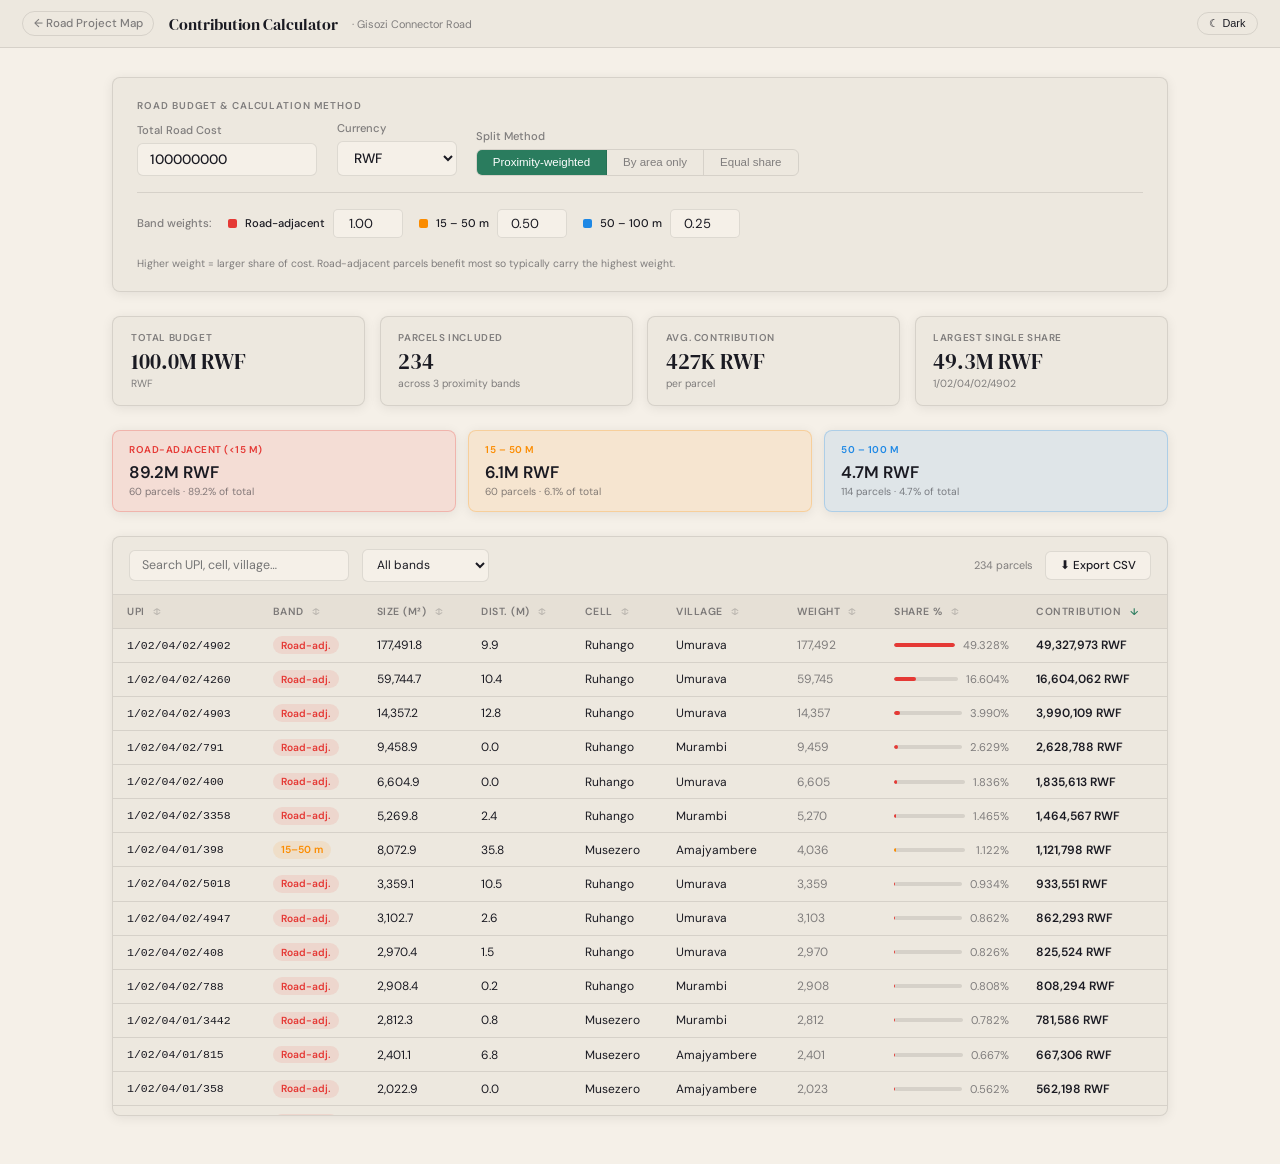
<file: road-contribution.html>
<!DOCTYPE html>
<html lang="en" data-theme="light">
<head>
<meta charset="UTF-8"/>
<meta name="viewport" content="width=device-width, initial-scale=1.0"/>
<title>Contribution Calculator — Road Project · Imali.biz</title>

<link rel="preconnect" href="https://fonts.googleapis.com"/>
<link href="https://fonts.googleapis.com/css2?family=DM+Sans:wght@300;400;500;600&family=DM+Serif+Display:ital@0;1&display=swap" rel="stylesheet"/>
<script src="road-parcels.js"></script>

<style>
*, *::before, *::after { box-sizing: border-box; margin: 0; padding: 0; }

:root {
  --bg:         #f5f0e8;
  --surface:    #ede8df;
  --surface2:   #e6e0d6;
  --border:     rgba(10,10,15,0.10);
  --text:       #1a1a22;
  --text-dim:   rgba(26,26,34,0.52);
  --accent:     #2a7c5e;
  --accent-lt:  rgba(42,124,94,0.10);
  --cyan:       #00acc1;
  --shadow:     0 2px 12px rgba(0,0,0,0.08);
  --radius:     8px;

  --c-adj:   #e53935;
  --c-adj-lt: rgba(229,57,53,0.10);
  --c-mid:   #fb8c00;
  --c-mid-lt: rgba(251,140,0,0.10);
  --c-far:   #1e88e5;
  --c-far-lt: rgba(30,136,229,0.10);
}
[data-theme="dark"] {
  --bg:       #0f0f14;
  --surface:  #1a1a22;
  --surface2: #22222e;
  --border:   rgba(245,240,232,0.10);
  --text:     #f5f0e8;
  --text-dim: rgba(245,240,232,0.48);
  --shadow:   0 2px 16px rgba(0,0,0,0.40);
  --accent-lt: rgba(42,124,94,0.15);
  --c-adj-lt: rgba(229,57,53,0.15);
  --c-mid-lt: rgba(251,140,0,0.15);
  --c-far-lt: rgba(30,136,229,0.15);
}

body { font-family:'DM Sans',sans-serif; background:var(--bg); color:var(--text); min-height:100vh; display:flex; flex-direction:column; }

/* ── Header ─────────────────────────────────────────────────────────────── */
.page-header {
  display:flex; align-items:center; gap:0.9rem; flex-wrap:wrap;
  padding:0 1.4rem; height:48px; flex-shrink:0;
  background:var(--surface); border-bottom:1px solid var(--border);
  position:sticky; top:0; z-index:100;
}
.back-btn {
  display:flex; align-items:center; gap:0.35rem;
  font-size:0.72rem; font-weight:500; color:var(--text-dim);
  text-decoration:none; padding:0.28rem 0.65rem;
  border:1px solid var(--border); border-radius:1rem;
  transition:all .15s;
}
.back-btn:hover { color:var(--text); border-color:var(--cyan); }
.header-title { font-family:'DM Serif Display',serif; font-size:1rem; }
.header-sub { font-size:0.68rem; color:var(--text-dim); }
.header-spacer { flex:1; }
.theme-toggle {
  font-size:0.68rem; font-weight:500; padding:0.25rem 0.7rem;
  border:1px solid var(--border); border-radius:1rem;
  background:transparent; color:var(--text); cursor:pointer;
}

/* ── Main layout ─────────────────────────────────────────────────────────── */
.main { max-width:1100px; margin:0 auto; padding:1.8rem 1.4rem 3rem; width:100%; }

/* ── Section headings ────────────────────────────────────────────────────── */
.section-label {
  font-size:0.62rem; font-weight:600; letter-spacing:.09em;
  text-transform:uppercase; color:var(--text-dim); margin-bottom:0.6rem;
}

/* ── Controls card ───────────────────────────────────────────────────────── */
.controls-card {
  background:var(--surface); border:1px solid var(--border);
  border-radius:var(--radius); padding:1.3rem 1.5rem;
  margin-bottom:1.5rem; box-shadow:var(--shadow);
}
.controls-row { display:flex; gap:1.2rem; flex-wrap:wrap; align-items:flex-end; }
.field { display:flex; flex-direction:column; gap:0.35rem; }
.field label { font-size:0.7rem; font-weight:500; color:var(--text-dim); }
.field input, .field select {
  font-family:'DM Sans',sans-serif; font-size:0.85rem; font-weight:500;
  padding:0.45rem 0.75rem; border:1px solid var(--border);
  border-radius:6px; background:var(--bg); color:var(--text);
  outline:none; transition:border-color .15s;
}
.field input:focus, .field select:focus { border-color:var(--accent); }
.field input[type=number] { width:180px; }
.field select { width:120px; }
.field-wide input { width:260px; }

/* Method selector */
.method-tabs { display:flex; gap:0; border:1px solid var(--border); border-radius:6px; overflow:hidden; }
.method-tab {
  padding:0.42rem 1rem; font-size:0.72rem; font-weight:500;
  background:transparent; color:var(--text-dim); border:none; cursor:pointer;
  border-right:1px solid var(--border); transition:all .15s; white-space:nowrap;
}
.method-tab:last-child { border-right:none; }
.method-tab.active { background:var(--accent); color:#fff; }

/* Weight controls */
.weights-row {
  display:flex; gap:1rem; flex-wrap:wrap; align-items:center;
  margin-top:1rem; padding-top:1rem; border-top:1px solid var(--border);
}
.weight-field { display:flex; align-items:center; gap:0.5rem; }
.weight-field label { font-size:0.7rem; font-weight:500; white-space:nowrap; }
.band-dot { width:9px; height:9px; border-radius:2px; flex-shrink:0; }
.weight-input {
  width:70px; font-family:'DM Sans',sans-serif; font-size:0.82rem;
  padding:0.3rem 0.5rem; border:1px solid var(--border);
  border-radius:5px; background:var(--bg); color:var(--text); text-align:center;
}
.weight-input:focus { outline:none; border-color:var(--accent); }
.weights-hint { font-size:0.65rem; color:var(--text-dim); margin-top:0.2rem; }

/* Recalc button */
.calc-btn {
  padding:0.48rem 1.3rem; font-family:'DM Sans',sans-serif;
  font-size:0.8rem; font-weight:600;
  background:var(--accent); color:#fff; border:none;
  border-radius:6px; cursor:pointer; transition:opacity .15s;
  white-space:nowrap; align-self:flex-end;
}
.calc-btn:hover { opacity:0.88; }

/* ── Summary tiles ───────────────────────────────────────────────────────── */
.tiles { display:grid; grid-template-columns:repeat(auto-fit,minmax(180px,1fr)); gap:0.9rem; margin-bottom:1.5rem; }
.tile {
  background:var(--surface); border:1px solid var(--border);
  border-radius:var(--radius); padding:0.9rem 1.1rem; box-shadow:var(--shadow);
}
.tile-label { font-size:0.62rem; font-weight:600; letter-spacing:.06em; text-transform:uppercase; color:var(--text-dim); margin-bottom:0.3rem; }
.tile-value { font-family:'DM Serif Display',serif; font-size:1.35rem; line-height:1.2; }
.tile-sub { font-size:0.65rem; color:var(--text-dim); margin-top:0.15rem; }

/* Band summary strip */
.band-strip { display:flex; gap:0.8rem; flex-wrap:wrap; margin-bottom:1.5rem; }
.band-tile {
  flex:1; min-width:160px; padding:0.8rem 1rem;
  border-radius:var(--radius); border:1px solid var(--border);
  box-shadow:var(--shadow);
}
.band-tile-label { font-size:0.62rem; font-weight:600; text-transform:uppercase; letter-spacing:.05em; margin-bottom:0.3rem; }
.band-tile-value { font-size:1.05rem; font-weight:600; }
.band-tile-sub { font-size:0.64rem; color:var(--text-dim); margin-top:0.1rem; }
.band-tile-adj  { background:var(--c-adj-lt); border-color:rgba(229,57,53,0.25); }
.band-tile-adj  .band-tile-label { color:var(--c-adj); }
.band-tile-mid  { background:var(--c-mid-lt); border-color:rgba(251,140,0,0.25); }
.band-tile-mid  .band-tile-label { color:var(--c-mid); }
.band-tile-far  { background:var(--c-far-lt); border-color:rgba(30,136,229,0.25); }
.band-tile-far  .band-tile-label { color:var(--c-far); }

/* ── Table ───────────────────────────────────────────────────────────────── */
.table-card {
  background:var(--surface); border:1px solid var(--border);
  border-radius:var(--radius); box-shadow:var(--shadow); overflow:hidden;
}
.table-toolbar {
  display:flex; align-items:center; gap:0.8rem; padding:0.8rem 1rem;
  border-bottom:1px solid var(--border); flex-wrap:wrap;
}
.search-input {
  font-family:'DM Sans',sans-serif; font-size:0.78rem;
  padding:0.38rem 0.75rem; border:1px solid var(--border);
  border-radius:6px; background:var(--bg); color:var(--text);
  outline:none; width:220px;
}
.search-input:focus { border-color:var(--accent); }
.filter-select {
  font-family:'DM Sans',sans-serif; font-size:0.75rem;
  padding:0.38rem 0.6rem; border:1px solid var(--border);
  border-radius:6px; background:var(--bg); color:var(--text);
}
.toolbar-spacer { flex:1; }
.row-count { font-size:0.68rem; color:var(--text-dim); white-space:nowrap; }
.export-btn {
  font-family:'DM Sans',sans-serif; font-size:0.72rem; font-weight:500;
  padding:0.35rem 0.85rem; border:1px solid var(--border);
  border-radius:6px; background:var(--bg); color:var(--text);
  cursor:pointer; white-space:nowrap; transition:all .15s;
}
.export-btn:hover { border-color:var(--accent); color:var(--accent); }

.table-wrap { overflow-x:auto; max-height:520px; overflow-y:auto; }
table { width:100%; border-collapse:collapse; font-size:0.75rem; }
thead { position:sticky; top:0; z-index:2; }
th {
  background:var(--surface2); padding:0.6rem 0.85rem;
  text-align:left; font-size:0.65rem; font-weight:600;
  letter-spacing:.05em; text-transform:uppercase; color:var(--text-dim);
  border-bottom:1px solid var(--border); white-space:nowrap; cursor:pointer;
  user-select:none;
}
th:hover { color:var(--text); }
th .sort-icon { margin-left:0.3rem; opacity:0.4; font-size:0.6rem; }
th.sorted .sort-icon { opacity:1; color:var(--accent); }
td {
  padding:0.48rem 0.85rem; border-bottom:1px solid var(--border);
  white-space:nowrap; vertical-align:middle;
}
tr:last-child td { border-bottom:none; }
tr:hover td { background:var(--surface2); }

.band-badge {
  display:inline-block; padding:0.15rem 0.5rem; border-radius:1rem;
  font-size:0.64rem; font-weight:600;
}
.band-adj { background:var(--c-adj-lt); color:var(--c-adj); }
.band-mid { background:var(--c-mid-lt); color:var(--c-mid); }
.band-far { background:var(--c-far-lt); color:var(--c-far); }

.pct-bar-wrap { display:flex; align-items:center; gap:0.5rem; min-width:100px; }
.pct-bar-bg { flex:1; height:4px; border-radius:2px; background:var(--border); overflow:hidden; }
.pct-bar-fill { height:100%; border-radius:2px; transition:width .3s; }
.pct-text { font-size:0.7rem; color:var(--text-dim); min-width:36px; text-align:right; }

.amount-cell { font-weight:600; }

.no-results { padding:2.5rem; text-align:center; color:var(--text-dim); font-size:0.85rem; }
</style>
</head>
<body>

<header class="page-header">
  <a class="back-btn" href="road-project.html">← Road Project Map</a>
  <span class="header-title">Contribution Calculator</span>
  <span class="header-sub">· Gisozi Connector Road</span>
  <div class="header-spacer"></div>
  <button class="theme-toggle" onclick="toggleTheme()">☾ Dark</button>
</header>

<div class="main">

  <!-- Controls -->
  <div class="controls-card">
    <div class="section-label">Road Budget &amp; Calculation Method</div>
    <div class="controls-row">
      <div class="field field-wide">
        <label>Total Road Cost</label>
        <input type="number" id="budgetInput" value="100000000" min="0" step="1000000" oninput="recalc()"/>
      </div>
      <div class="field">
        <label>Currency</label>
        <select id="currencySelect" onchange="recalc()">
          <option value="RWF">RWF</option>
          <option value="USD">USD</option>
        </select>
      </div>
      <div class="field">
        <label>Split Method</label>
        <div class="method-tabs">
          <button class="method-tab active" data-method="weighted" onclick="setMethod('weighted')">Proximity-weighted</button>
          <button class="method-tab" data-method="area"     onclick="setMethod('area')">By area only</button>
          <button class="method-tab" data-method="equal"    onclick="setMethod('equal')">Equal share</button>
        </div>
      </div>
    </div>

    <!-- Weight controls (shown only for weighted method) -->
    <div class="weights-row" id="weightsRow">
      <span style="font-size:0.7rem;font-weight:500;color:var(--text-dim)">Band weights:</span>
      <div class="weight-field">
        <span class="band-dot" style="background:#e53935"></span>
        <label>Road-adjacent</label>
        <input class="weight-input" id="w0" type="number" value="1.00" min="0" max="10" step="0.05" oninput="recalc()"/>
      </div>
      <div class="weight-field">
        <span class="band-dot" style="background:#fb8c00"></span>
        <label>15 – 50 m</label>
        <input class="weight-input" id="w1" type="number" value="0.50" min="0" max="10" step="0.05" oninput="recalc()"/>
      </div>
      <div class="weight-field">
        <span class="band-dot" style="background:#1e88e5"></span>
        <label>50 – 100 m</label>
        <input class="weight-input" id="w2" type="number" value="0.25" min="0" max="10" step="0.05" oninput="recalc()"/>
      </div>
      <span class="weights-hint">Higher weight = larger share of cost. Road-adjacent parcels benefit most so typically carry the highest weight.</span>
    </div>
  </div>

  <!-- Summary tiles -->
  <div class="tiles" id="summaryTiles">
    <div class="tile">
      <div class="tile-label">Total Budget</div>
      <div class="tile-value" id="tileBudget">—</div>
      <div class="tile-sub" id="tileCurrency">—</div>
    </div>
    <div class="tile">
      <div class="tile-label">Parcels Included</div>
      <div class="tile-value" id="tileParcels">234</div>
      <div class="tile-sub">across 3 proximity bands</div>
    </div>
    <div class="tile">
      <div class="tile-label">Avg. Contribution</div>
      <div class="tile-value" id="tileAvg">—</div>
      <div class="tile-sub">per parcel</div>
    </div>
    <div class="tile">
      <div class="tile-label">Largest Single Share</div>
      <div class="tile-value" id="tileMax">—</div>
      <div class="tile-sub" id="tileMaxUpi">—</div>
    </div>
  </div>

  <!-- Band summary -->
  <div class="band-strip">
    <div class="band-tile band-tile-adj">
      <div class="band-tile-label">Road-adjacent (&lt;15 m)</div>
      <div class="band-tile-value" id="bandAdjTotal">—</div>
      <div class="band-tile-sub" id="bandAdjSub">60 parcels</div>
    </div>
    <div class="band-tile band-tile-mid">
      <div class="band-tile-label">15 – 50 m</div>
      <div class="band-tile-value" id="bandMidTotal">—</div>
      <div class="band-tile-sub" id="bandMidSub">60 parcels</div>
    </div>
    <div class="band-tile band-tile-far">
      <div class="band-tile-label">50 – 100 m</div>
      <div class="band-tile-value" id="bandFarTotal">—</div>
      <div class="band-tile-sub" id="bandFarSub">114 parcels</div>
    </div>
  </div>

  <!-- Table -->
  <div class="table-card">
    <div class="table-toolbar">
      <input class="search-input" id="searchInput" placeholder="Search UPI, cell, village…" oninput="renderTable()"/>
      <select class="filter-select" id="bandFilter" onchange="renderTable()">
        <option value="">All bands</option>
        <option value="Road-adjacent (both sides)">Road-adjacent</option>
        <option value="15 - 50 m">15 – 50 m</option>
        <option value="50 - 100 m">50 – 100 m</option>
      </select>
      <div class="toolbar-spacer"></div>
      <span class="row-count" id="rowCount"></span>
      <button class="export-btn" onclick="exportCSV()">⬇ Export CSV</button>
    </div>
    <div class="table-wrap">
      <table id="resultTable">
        <thead>
          <tr>
            <th onclick="sortBy('upi')">UPI <span class="sort-icon">↕</span></th>
            <th onclick="sortBy('band')">Band <span class="sort-icon">↕</span></th>
            <th onclick="sortBy('size_m2')">Size (m²) <span class="sort-icon">↕</span></th>
            <th onclick="sortBy('dist_m')">Dist. (m) <span class="sort-icon">↕</span></th>
            <th onclick="sortBy('cell')">Cell <span class="sort-icon">↕</span></th>
            <th onclick="sortBy('village')">Village <span class="sort-icon">↕</span></th>
            <th onclick="sortBy('weight')">Weight <span class="sort-icon">↕</span></th>
            <th onclick="sortBy('share_pct')">Share % <span class="sort-icon">↕</span></th>
            <th onclick="sortBy('contribution')">Contribution <span class="sort-icon">↕</span></th>
          </tr>
        </thead>
        <tbody id="tableBody"></tbody>
      </table>
      <div class="no-results" id="noResults" style="display:none">No parcels match the current filter.</div>
    </div>
  </div>

</div><!-- /main -->

<script>
// ── State ─────────────────────────────────────────────────────────────────────
let calcResults = [];   // full computed rows
let filtered    = [];   // after search/filter
let sortKey     = 'contribution';
let sortDir     = -1;   // -1 = desc, 1 = asc
let method      = 'weighted';

const BAND_KEYS = {
  'Road-adjacent (both sides)': 'adj',
  '15 - 50 m': 'mid',
  '50 - 100 m': 'far',
};

// ── Formatting ────────────────────────────────────────────────────────────────
function fmt(n, currency) {
  if (currency === 'USD') {
    return '$' + n.toLocaleString('en-US', { minimumFractionDigits:0, maximumFractionDigits:0 });
  }
  return n.toLocaleString('en-RW', { minimumFractionDigits:0, maximumFractionDigits:0 }) + ' RWF';
}
function fmtShort(n, currency) {
  if (currency === 'USD') {
    if (n >= 1e6) return '$' + (n/1e6).toFixed(2) + 'M';
    if (n >= 1e3) return '$' + (n/1e3).toFixed(1) + 'K';
    return '$' + n.toFixed(0);
  }
  if (n >= 1e9) return (n/1e9).toFixed(2) + 'B RWF';
  if (n >= 1e6) return (n/1e6).toFixed(1) + 'M RWF';
  if (n >= 1e3) return (n/1e3).toFixed(0) + 'K RWF';
  return n.toFixed(0) + ' RWF';
}

// ── Core calculation ──────────────────────────────────────────────────────────
function recalc() {
  const budget   = parseFloat(document.getElementById('budgetInput').value) || 0;
  const currency = document.getElementById('currencySelect').value;
  const w0 = parseFloat(document.getElementById('w0').value) || 0;
  const w1 = parseFloat(document.getElementById('w1').value) || 0;
  const w2 = parseFloat(document.getElementById('w2').value) || 0;

  const WEIGHTS = {
    'Road-adjacent (both sides)': w0,
    '15 - 50 m': w1,
    '50 - 100 m': w2,
  };

  const features = ROAD_PARCEL_DATA.features || [];
  const n = features.length;

  // Compute each parcel's weighted value
  let totalWeighted = 0;
  const rows = features.map(feat => {
    const p = feat.properties;
    let w;
    if (method === 'equal') {
      w = 1;
    } else if (method === 'area') {
      w = p.size_m2;
    } else {
      w = p.size_m2 * (WEIGHTS[p.band] ?? 0);
    }
    totalWeighted += w;
    return { ...p, _w: w };
  });

  // Assign contributions
  calcResults = rows.map(r => {
    const share_pct   = totalWeighted > 0 ? (r._w / totalWeighted) * 100 : 0;
    const contribution = totalWeighted > 0 ? (r._w / totalWeighted) * budget : 0;
    const weight       = method === 'equal' ? 1
                       : method === 'area'  ? r.size_m2
                       : r._w;
    return { ...r, weight, share_pct, contribution };
  });

  // Summary tiles
  const adjRows = calcResults.filter(r => r.band === 'Road-adjacent (both sides)');
  const midRows = calcResults.filter(r => r.band === '15 - 50 m');
  const farRows = calcResults.filter(r => r.band === '50 - 100 m');

  const adjTotal = adjRows.reduce((s,r) => s+r.contribution, 0);
  const midTotal = midRows.reduce((s,r) => s+r.contribution, 0);
  const farTotal = farRows.reduce((s,r) => s+r.contribution, 0);

  const sorted = [...calcResults].sort((a,b) => b.contribution - a.contribution);
  const maxRow = sorted[0];

  document.getElementById('tileBudget').textContent  = fmtShort(budget, currency);
  document.getElementById('tileCurrency').textContent = currency;
  document.getElementById('tileParcels').textContent  = n;
  document.getElementById('tileAvg').textContent      = fmtShort(n > 0 ? budget/n : 0, currency);
  document.getElementById('tileMax').textContent      = maxRow ? fmtShort(maxRow.contribution, currency) : '—';
  document.getElementById('tileMaxUpi').textContent   = maxRow ? maxRow.upi : '—';

  document.getElementById('bandAdjTotal').textContent = fmtShort(adjTotal, currency);
  document.getElementById('bandAdjSub').textContent   = `${adjRows.length} parcels · ${adjTotal > 0 ? ((adjTotal/budget)*100).toFixed(1) : 0}% of total`;
  document.getElementById('bandMidTotal').textContent = fmtShort(midTotal, currency);
  document.getElementById('bandMidSub').textContent   = `${midRows.length} parcels · ${midTotal > 0 ? ((midTotal/budget)*100).toFixed(1) : 0}% of total`;
  document.getElementById('bandFarTotal').textContent = fmtShort(farTotal, currency);
  document.getElementById('bandFarSub').textContent   = `${farRows.length} parcels · ${farTotal > 0 ? ((farTotal/budget)*100).toFixed(1) : 0}% of total`;

  renderTable();
}

// ── Table ─────────────────────────────────────────────────────────────────────
function renderTable() {
  const q    = document.getElementById('searchInput').value.toLowerCase();
  const band = document.getElementById('bandFilter').value;

  filtered = calcResults.filter(r => {
    if (band && r.band !== band) return false;
    if (q) {
      const hay = `${r.upi} ${r.cell} ${r.village} ${r.sector} ${r.district}`.toLowerCase();
      if (!hay.includes(q)) return false;
    }
    return true;
  });

  // Sort
  filtered.sort((a, b) => {
    const av = a[sortKey] ?? '';
    const bv = b[sortKey] ?? '';
    if (typeof av === 'number') return sortDir * (av - bv);
    return sortDir * String(av).localeCompare(String(bv));
  });

  // Update sort icons
  document.querySelectorAll('th').forEach(th => {
    th.classList.remove('sorted');
    const icon = th.querySelector('.sort-icon');
    if (icon) icon.textContent = '↕';
  });
  const sortedTh = document.querySelector(`th[onclick="sortBy('${sortKey}')"]`);
  if (sortedTh) {
    sortedTh.classList.add('sorted');
    const icon = sortedTh.querySelector('.sort-icon');
    if (icon) icon.textContent = sortDir === -1 ? '↓' : '↑';
  }

  const currency = document.getElementById('currencySelect').value;
  const maxContrib = calcResults.length > 0 ? Math.max(...calcResults.map(r => r.contribution)) : 1;

  const tbody = document.getElementById('tableBody');
  const noRes = document.getElementById('noResults');

  if (filtered.length === 0) {
    tbody.innerHTML = '';
    noRes.style.display = '';
    document.getElementById('rowCount').textContent = '0 parcels';
    return;
  }
  noRes.style.display = 'none';
  document.getElementById('rowCount').textContent = `${filtered.length} parcel${filtered.length !== 1 ? 's' : ''}`;

  const bandClass = { 'Road-adjacent (both sides)':'adj', '15 - 50 m':'mid', '50 - 100 m':'far' };
  const bandShort = { 'Road-adjacent (both sides)':'Road-adj.', '15 - 50 m':'15–50 m', '50 - 100 m':'50–100 m' };
  const barColor  = { adj:'#e53935', mid:'#fb8c00', far:'#1e88e5' };

  tbody.innerHTML = filtered.map(r => {
    const bk  = bandClass[r.band] || 'far';
    const pct = maxContrib > 0 ? (r.contribution / maxContrib * 100).toFixed(1) : 0;
    const wDisp = method === 'equal' ? '—'
                : method === 'area'  ? r.size_m2.toLocaleString() + ' m²'
                : r.weight.toLocaleString(undefined, {maximumFractionDigits:0});
    return `<tr>
      <td style="font-family:monospace;font-size:0.72rem">${r.upi}</td>
      <td><span class="band-badge band-${bk}">${bandShort[r.band]}</span></td>
      <td>${Number(r.size_m2).toLocaleString()}</td>
      <td>${Number(r.dist_m).toFixed(1)}</td>
      <td>${r.cell}</td>
      <td>${r.village}</td>
      <td style="color:var(--text-dim)">${wDisp}</td>
      <td>
        <div class="pct-bar-wrap">
          <div class="pct-bar-bg"><div class="pct-bar-fill" style="width:${pct}%;background:${barColor[bk]}"></div></div>
          <span class="pct-text">${r.share_pct.toFixed(3)}%</span>
        </div>
      </td>
      <td class="amount-cell">${fmt(Math.round(r.contribution), currency)}</td>
    </tr>`;
  }).join('');
}

function sortBy(key) {
  if (sortKey === key) { sortDir *= -1; }
  else { sortKey = key; sortDir = -1; }
  renderTable();
}

// ── Method toggle ─────────────────────────────────────────────────────────────
function setMethod(m) {
  method = m;
  document.querySelectorAll('.method-tab').forEach(t => t.classList.toggle('active', t.dataset.method === m));
  document.getElementById('weightsRow').style.display = m === 'weighted' ? '' : 'none';
  recalc();
}

// ── Export CSV ────────────────────────────────────────────────────────────────
function exportCSV() {
  const currency = document.getElementById('currencySelect').value;
  const budget   = parseFloat(document.getElementById('budgetInput').value) || 0;
  const rows = [
    ['UPI','Band','Size (m2)','Distance from Road (m)','District','Sector','Cell','Village','Weight','Share (%)','Contribution (' + currency + ')'],
    ...filtered.map(r => [
      r.upi, r.band, r.size_m2, r.dist_m.toFixed(1),
      r.district, r.sector, r.cell, r.village,
      method === 'equal' ? 1 : r.weight.toFixed(4),
      r.share_pct.toFixed(6),
      Math.round(r.contribution),
    ])
  ];
  const csv = rows.map(r => r.map(v => `"${String(v).replace(/"/g,'""')}"`).join(',')).join('\r\n');
  const blob = new Blob(['﻿' + csv], { type:'text/csv;charset=utf-8' });
  const a = document.createElement('a');
  a.href = URL.createObjectURL(blob);
  a.download = `Road_Contribution_${currency}_${budget.toLocaleString()}.csv`;
  a.click();
}

// ── Theme ─────────────────────────────────────────────────────────────────────
function toggleTheme() {
  const html = document.documentElement;
  const next = html.getAttribute('data-theme') === 'dark' ? 'light' : 'dark';
  html.setAttribute('data-theme', next);
  localStorage.setItem('imali-road-theme', next);
  document.querySelector('.theme-toggle').textContent = next === 'dark' ? '☀ Light' : '☾ Dark';
}
const saved = localStorage.getItem('imali-road-theme');
if (saved) {
  document.documentElement.setAttribute('data-theme', saved);
  document.querySelector('.theme-toggle').textContent = saved === 'dark' ? '☀ Light' : '☾ Dark';
}

// ── Init ──────────────────────────────────────────────────────────────────────
recalc();
</script>
</body>
</html>
</file>
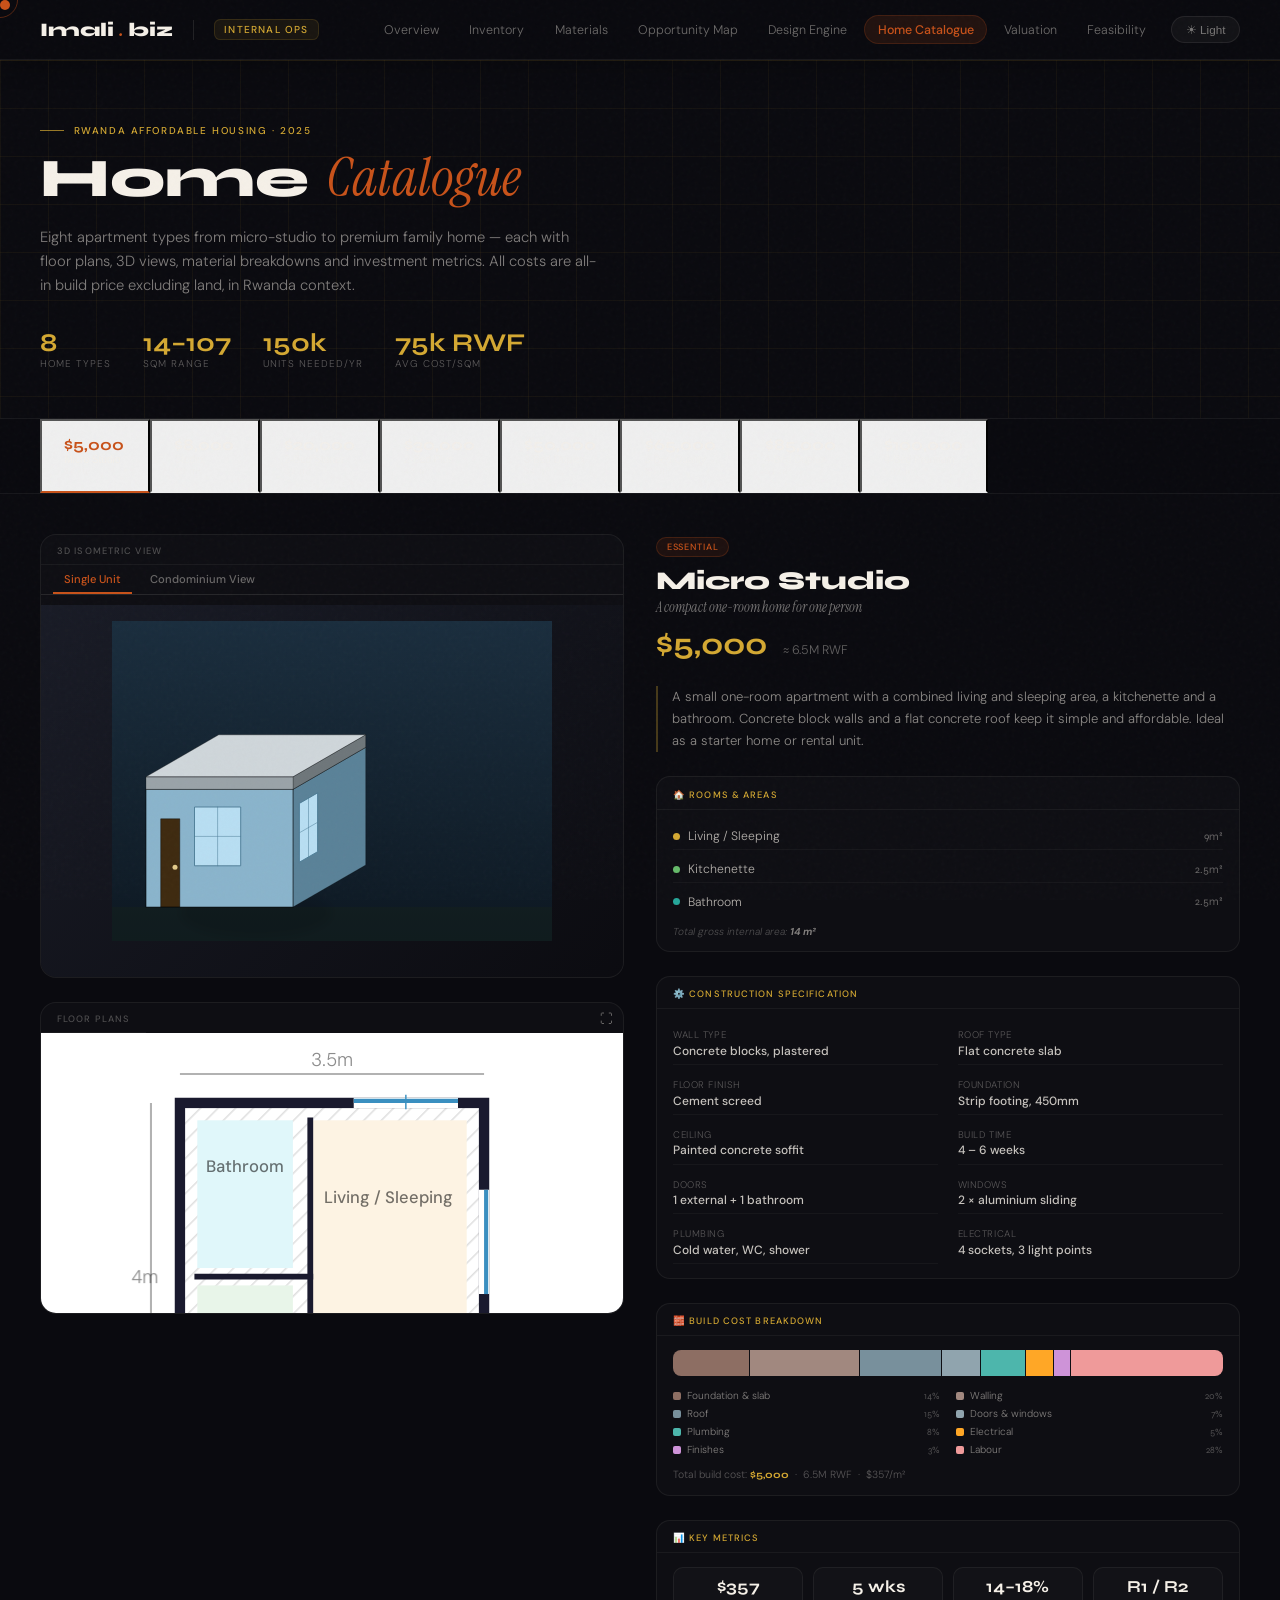
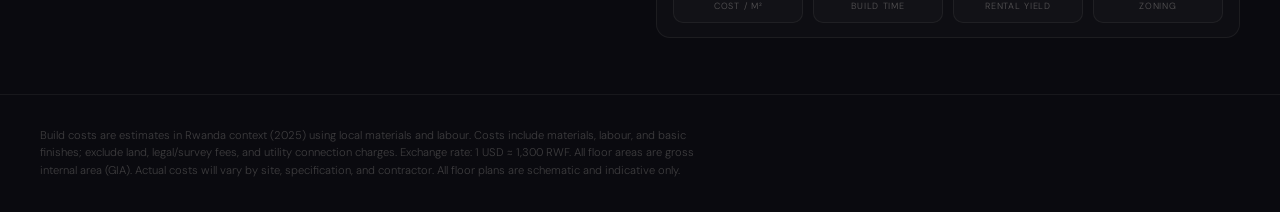
<file: units.html>
<!DOCTYPE html>
<html lang="en" data-theme="dark">
<head>
<script>(function(){var t=localStorage.getItem('imali-theme')||'dark';document.documentElement.setAttribute('data-theme',t);})();</script>
<meta charset="UTF-8">
<meta name="viewport" content="width=device-width, initial-scale=1.0">
<title>Home Catalogue — Imali.biz Internal</title>
<link rel="preconnect" href="https://fonts.googleapis.com">
<link href="https://fonts.googleapis.com/css2?family=Syne:wght@400;600;700;800&family=Instrument+Serif:ital@0;1&family=DM+Sans:wght@300;400;500&display=swap" rel="stylesheet">
<link rel="stylesheet" href="styles.css">
<style>
/* ═══════════════════════════════════════════════════════════════
   HOME CATALOGUE — PAGE STYLES
═══════════════════════════════════════════════════════════════ */

.cat-page { padding-top: var(--nav-h); min-height: 100vh; }

/* ── Hero ─────────────────────────────────────────────────────── */
.cat-hero {
  position: relative; overflow: hidden;
  padding: 4rem 2.5rem 3rem;
  background: var(--ink);
  border-bottom: 1px solid rgba(245,240,232,0.06);
}
[data-theme="light"] .cat-hero { background: #faf7f2; }

.cat-hero::before {
  content: '';
  position: absolute; inset: 0;
  background-image:
    linear-gradient(rgba(212,168,50,0.06) 1px, transparent 1px),
    linear-gradient(90deg, rgba(212,168,50,0.06) 1px, transparent 1px);
  background-size: 48px 48px;
  animation: gridShift 18s linear infinite;
}
@keyframes gridShift { 0%{background-position:0 0} 100%{background-position:48px 48px} }

.cat-hero-inner { position: relative; max-width: 860px; }
.cat-hero-eyebrow {
  font-size: 0.62rem; letter-spacing: 0.16em; text-transform: uppercase;
  color: var(--gold); font-weight: 500; margin-bottom: 0.75rem;
  display: flex; align-items: center; gap: 0.6rem;
}
[data-theme="light"] .cat-hero-eyebrow { color: #a07820; }
.cat-hero-eyebrow::before {
  content: ''; width: 24px; height: 1px;
  background: var(--gold); opacity: 0.7; display: block;
}
.cat-hero-title {
  font-family: 'Syne', sans-serif; font-size: clamp(2.2rem, 5vw, 3.4rem);
  font-weight: 800; line-height: 1.08; color: var(--cream); margin-bottom: 1rem;
}
[data-theme="light"] .cat-hero-title { color: var(--ink); }
.cat-hero-title em { font-family: 'Instrument Serif', serif; font-style: italic; color: var(--terracotta); font-weight: 400; }
.cat-hero-sub {
  font-size: 0.92rem; color: rgba(245,240,232,0.5); max-width: 560px; line-height: 1.65;
}
[data-theme="light"] .cat-hero-sub { color: rgba(10,10,15,0.5); }
.cat-hero-stats {
  display: flex; gap: 2rem; margin-top: 2rem; flex-wrap: wrap;
}
.cat-hs { display: flex; flex-direction: column; gap: 0.1rem; }
.cat-hs-val {
  font-family: 'Syne', sans-serif; font-size: 1.6rem; font-weight: 700; color: var(--gold); line-height: 1;
}
[data-theme="light"] .cat-hs-val { color: #a07820; }
.cat-hs-lbl { font-size: 0.62rem; letter-spacing: 0.1em; text-transform: uppercase; color: rgba(245,240,232,0.35); }
[data-theme="light"] .cat-hs-lbl { color: rgba(10,10,15,0.38); }

/* ── Tier selector strip ─────────────────────────────────────── */
.cat-selector {
  position: sticky; top: var(--nav-h); z-index: 100;
  background: rgba(10,10,15,0.95); backdrop-filter: blur(14px);
  border-bottom: 1px solid rgba(245,240,232,0.06);
  padding: 0 2.5rem;
  overflow-x: auto;
  scrollbar-width: none;
}
.cat-selector::-webkit-scrollbar { display: none; }
[data-theme="light"] .cat-selector { background: rgba(250,247,242,0.98); border-bottom-color: rgba(10,10,15,0.08); }

.cat-tier-pills {
  display: flex; gap: 0; min-width: max-content;
}
.cat-tier-pill {
  display: flex; flex-direction: column; align-items: flex-start;
  padding: 0.9rem 1.4rem; cursor: none;
  border-bottom: 2px solid transparent;
  transition: border-color 0.2s, background 0.2s;
  min-width: 110px; position: relative;
}
.cat-tier-pill:hover { background: rgba(245,240,232,0.03); }
[data-theme="light"] .cat-tier-pill:hover { background: rgba(10,10,15,0.03); }
.cat-tier-pill.active { border-bottom-color: var(--terracotta); }
.ctp-price {
  font-family: 'Syne', sans-serif; font-size: 1.0rem; font-weight: 700;
  color: rgba(245,240,232,0.5); transition: color 0.2s;
}
[data-theme="light"] .ctp-price { color: rgba(10,10,15,0.45); }
.cat-tier-pill.active .ctp-price { color: var(--terracotta); }
.ctp-name {
  font-size: 0.63rem; color: rgba(245,240,232,0.28); white-space: nowrap;
  transition: color 0.2s;
}
[data-theme="light"] .ctp-name { color: rgba(10,10,15,0.35); }
.cat-tier-pill.active .ctp-name { color: rgba(245,240,232,0.55); }
[data-theme="light"] .cat-tier-pill.active .ctp-name { color: rgba(10,10,15,0.55); }
.ctp-sqm {
  font-size: 0.58rem; letter-spacing: 0.08em; color: rgba(245,240,232,0.18);
  margin-top: 0.08rem;
}
[data-theme="light"] .ctp-sqm { color: rgba(10,10,15,0.22); }

/* ── Main content area ───────────────────────────────────────── */
.cat-content { padding: 2.5rem; max-width: 1300px; margin: 0 auto; }

.cat-tier-panel { display: none; }
.cat-tier-panel.active {
  display: grid;
  grid-template-columns: 1fr 1fr;
  gap: 2rem;
  animation: fadeInUp 0.3s ease;
}
@media (max-width: 900px) {
  .cat-tier-panel.active { grid-template-columns: 1fr; }
}
@keyframes fadeInUp {
  from { opacity: 0; transform: translateY(10px); }
  to   { opacity: 1; transform: translateY(0); }
}

/* ── Left column: visuals ────────────────────────────────────── */
.cat-visuals { display: flex; flex-direction: column; gap: 1.5rem; }

.cat-vis-card {
  background: rgba(245,240,232,0.02); border: 1px solid rgba(245,240,232,0.06);
  border-radius: 16px; overflow: hidden;
}
[data-theme="light"] .cat-vis-card { background: white; border-color: rgba(10,10,15,0.08); box-shadow: 0 4px 20px rgba(0,0,0,0.06); }

.cat-vis-label {
  font-size: 0.58rem; letter-spacing: 0.12em; text-transform: uppercase;
  color: rgba(245,240,232,0.28); padding: 0.65rem 1rem 0.45rem;
  border-bottom: 1px solid rgba(245,240,232,0.05);
  font-weight: 500;
}
[data-theme="light"] .cat-vis-label { color: rgba(10,10,15,0.32); border-bottom-color: rgba(10,10,15,0.06); }

.cat-iso-wrap {
  padding: 1rem;
  background: linear-gradient(135deg, rgba(27,30,42,0.8) 0%, rgba(10,10,15,0.6) 100%);
  display: flex; justify-content: center; align-items: center; min-height: 220px;
}
[data-theme="light"] .cat-iso-wrap {
  background: linear-gradient(135deg, #e8f0f5 0%, #f2f6f8 100%);
}

.cat-plan-wrap {
  padding: 0.75rem 0.75rem 0.75rem 0.75rem;
  background: #ffffff;
  display: flex; justify-content: center; align-items: flex-start; min-height: 140px; max-height: 280px; overflow-y: auto;
}
.cat-floor-tabs {
  display: flex; gap: 0.4rem; margin-bottom: 0.6rem; padding: 0 0.75rem;
  border-bottom: 1px solid rgba(245,240,232,0.1); flex-wrap: nowrap;
}
[data-theme="light"] .cat-floor-tabs { border-bottom-color: rgba(10,10,15,0.1); }
.cat-floor-tab {
  padding: 0.4rem 0.7rem; background: none; border: none; cursor: pointer;
  font-size: 0.7rem; font-weight: 500; font-family: 'DM Sans', sans-serif;
  color: rgba(245,240,232,0.4); border-bottom: 2px solid transparent;
  transition: all 0.25s; white-space: nowrap; flex-shrink: 0;
}
[data-theme="light"] .cat-floor-tab { color: rgba(10,10,15,0.4); }
.cat-floor-tab:hover { color: rgba(245,240,232,0.6); }
[data-theme="light"] .cat-floor-tab:hover { color: rgba(10,10,15,0.6); }
.cat-floor-tab.active {
  color: var(--terracotta); border-bottom-color: var(--terracotta);
}

/* Fullscreen floor plan modal */
.cat-fp-modal { display: none; position: fixed; inset: 0; z-index: 10000; background: rgba(0,0,0,0.95); padding: 1.5rem; overflow: auto; }
.cat-fp-modal.open { display: flex; flex-direction: column; align-items: center; justify-content: flex-start; }
.cat-fp-container { background: white; border-radius: 12px; padding: 2rem; max-width: 95vw; width: fit-content; position: relative; margin: 0 auto; }
[data-theme="light"] .cat-fp-container { background: white; }
.cat-fp-close { position: absolute; top: 1rem; right: 1rem; background: none; border: none; font-size: 1.5rem; cursor: pointer; color: #666; padding: 0.5rem; width: 2.5rem; height: 2.5rem; display: flex; align-items: center; justify-content: center; }
.cat-fp-close:hover { color: #000; }
.cat-fp-label { font-size: 0.7rem; letter-spacing: 0.12em; text-transform: uppercase; color: rgba(245,240,232,0.5); margin-bottom: 0.6rem; font-weight: 500; }
[data-theme="light"] .cat-fp-label { color: rgba(10,10,15,0.5); }
.cat-fp-btn {
  background: none; border: none; cursor: pointer; font-size: 0.8rem; padding: 0.3rem 0.6rem;
  color: rgba(245,240,232,0.6); transition: all 0.2s; margin-left: 0.8rem; opacity: 0.8;
}
[data-theme="light"] .cat-fp-btn { color: rgba(10,10,15,0.6); }
.cat-fp-btn:hover { opacity: 1; color: var(--gold); }

/* ── Right column: info ──────────────────────────────────────── */
.cat-info { display: flex; flex-direction: column; gap: 1.5rem; }

.cat-tier-header {}
.cat-tier-tag {
  display: inline-flex; align-items: center; gap: 0.3rem;
  font-size: 0.57rem; letter-spacing: 0.1em; text-transform: uppercase;
  font-weight: 500; padding: 0.2rem 0.6rem; border-radius: 2rem;
  margin-bottom: 0.6rem;
  background: rgba(200,82,26,0.1); border: 1px solid rgba(200,82,26,0.22); color: var(--terracotta);
}
[data-theme="light"] .cat-tier-tag { background: rgba(200,82,26,0.07); }
.cat-tier-name {
  font-family: 'Syne', sans-serif; font-size: 1.6rem; font-weight: 800;
  color: var(--cream); line-height: 1.1; margin-bottom: 0.2rem;
}
[data-theme="light"] .cat-tier-name { color: var(--ink); }
.cat-tier-tagline {
  font-family: 'Instrument Serif', serif; font-style: italic;
  font-size: 0.88rem; color: rgba(245,240,232,0.45); margin-bottom: 0.6rem;
}
[data-theme="light"] .cat-tier-tagline { color: rgba(10,10,15,0.4); }
.cat-tier-price-row {
  display: flex; align-items: baseline; gap: 1rem; flex-wrap: wrap;
}
.cat-tier-usd {
  font-family: 'Syne', sans-serif; font-size: 1.9rem; font-weight: 700; color: var(--gold);
}
[data-theme="light"] .cat-tier-usd { color: #a07820; }
.cat-tier-rwf { font-size: 0.78rem; color: rgba(245,240,232,0.38); }
[data-theme="light"] .cat-tier-rwf { color: rgba(10,10,15,0.38); }

.cat-about {
  font-size: 0.82rem; color: rgba(245,240,232,0.55); line-height: 1.7;
  border-left: 2px solid rgba(212,168,50,0.3); padding-left: 0.9rem;
}
[data-theme="light"] .cat-about { color: rgba(10,10,15,0.55); border-left-color: rgba(160,120,32,0.3); }

/* ── Section cards ───────────────────────────────────────────── */
.cat-section {
  background: rgba(245,240,232,0.02); border: 1px solid rgba(245,240,232,0.06);
  border-radius: 14px; overflow: hidden;
}
[data-theme="light"] .cat-section { background: white; border-color: rgba(10,10,15,0.08); box-shadow: 0 2px 12px rgba(0,0,0,0.05); }
.cat-sec-head {
  font-size: 0.58rem; letter-spacing: 0.12em; text-transform: uppercase;
  font-weight: 500; color: var(--gold); padding: 0.7rem 1rem 0.5rem;
  border-bottom: 1px solid rgba(245,240,232,0.05);
  display: flex; align-items: center; gap: 0.4rem;
}
[data-theme="light"] .cat-sec-head { color: #a07820; border-bottom-color: rgba(10,10,15,0.06); }
.cat-sec-body { padding: 0.85rem 1rem; }

/* Rooms & specs grid */
.cat-spec-grid {
  display: grid; grid-template-columns: 1fr 1fr; gap: 0.5rem 1.2rem;
}
.cat-spec-row { display: flex; flex-direction: column; padding: 0.32rem 0; border-bottom: 1px solid rgba(245,240,232,0.04); }
[data-theme="light"] .cat-spec-row { border-bottom-color: rgba(10,10,15,0.05); }
.cat-spec-row:last-child { border-bottom: none; }
.cat-spec-k { font-size: 0.6rem; letter-spacing: 0.06em; color: rgba(245,240,232,0.32); text-transform: uppercase; }
[data-theme="light"] .cat-spec-k { color: rgba(10,10,15,0.35); }
.cat-spec-v { font-size: 0.75rem; color: rgba(245,240,232,0.8); font-weight: 500; margin-top: 0.1rem; }
[data-theme="light"] .cat-spec-v { color: rgba(10,10,15,0.78); }

/* Rooms list */
.cat-rooms { display: flex; flex-direction: column; gap: 0.35rem; }
.cat-room-item {
  display: flex; align-items: center; justify-content: space-between;
  padding: 0.32rem 0; border-bottom: 1px solid rgba(245,240,232,0.04);
}
[data-theme="light"] .cat-room-item { border-bottom-color: rgba(10,10,15,0.05); }
.cat-room-item:last-child { border-bottom: none; }
.cat-room-dot { width: 7px; height: 7px; border-radius: 50%; flex-shrink: 0; margin-right: 0.5rem; }
.cat-room-name { flex: 1; font-size: 0.76rem; color: rgba(245,240,232,0.72); }
[data-theme="light"] .cat-room-name { color: rgba(10,10,15,0.72); }
.cat-room-sqm { font-size: 0.68rem; color: rgba(245,240,232,0.38); font-family: 'Syne', sans-serif; }
[data-theme="light"] .cat-room-sqm { color: rgba(10,10,15,0.4); }

/* Material cost bar */
.cat-mat-bar { height: 26px; border-radius: 8px; display: flex; overflow: hidden; margin-bottom: 0.85rem; gap: 1px; }
.cat-mat-seg { height: 100%; transition: flex 0.3s; }
.cat-mat-legend { display: grid; grid-template-columns: 1fr 1fr; gap: 0.32rem 1rem; }
.cat-mat-leg-item { display: flex; align-items: center; gap: 0.4rem; }
.cat-mat-leg-dot { width: 8px; height: 8px; border-radius: 2px; flex-shrink: 0; }
.cat-mat-leg-text { font-size: 0.63rem; color: rgba(245,240,232,0.5); }
[data-theme="light"] .cat-mat-leg-text { color: rgba(10,10,15,0.52); }
.cat-mat-leg-pct { font-size: 0.6rem; color: rgba(245,240,232,0.28); margin-left: auto; font-family: 'Syne', sans-serif; }
[data-theme="light"] .cat-mat-leg-pct { color: rgba(10,10,15,0.3); }

/* Key stats strip */
.cat-stats-row { display: grid; grid-template-columns: repeat(4, 1fr); gap: 0.6rem; }
.cat-stat-card {
  background: rgba(245,240,232,0.02); border: 1px solid rgba(245,240,232,0.06);
  border-radius: 10px; padding: 0.65rem 0.75rem; text-align: center;
  transition: border-color 0.18s, background 0.18s;
}
.cat-stat-card:hover { background: rgba(245,240,232,0.04); border-color: rgba(212,168,50,0.2); }
[data-theme="light"] .cat-stat-card { background: #f8f6f2; border-color: rgba(10,10,15,0.08); }
.cat-stat-val {
  font-family: 'Syne', sans-serif; font-size: 1.05rem; font-weight: 700;
  color: var(--cream); display: block; line-height: 1.1;
}
[data-theme="light"] .cat-stat-val { color: var(--ink); }
.cat-stat-lbl { font-size: 0.56rem; letter-spacing: 0.08em; text-transform: uppercase; color: rgba(245,240,232,0.3); display: block; margin-top: 0.18rem; }
[data-theme="light"] .cat-stat-lbl { color: rgba(10,10,15,0.38); }

/* ── Footer ──────────────────────────────────────────────────── */
.cat-footer { padding: 2rem 2.5rem; border-top: 1px solid rgba(245,240,232,0.06); margin-top: 1rem; }
[data-theme="light"] .cat-footer { border-top-color: rgba(10,10,15,0.07); }
.cat-footer-note { font-size: 0.7rem; color: rgba(245,240,232,0.22); line-height: 1.6; max-width: 680px; }
[data-theme="light"] .cat-footer-note { color: rgba(10,10,15,0.28); }
</style>
</head>
<body>
<div class="cursor" id="cursor"></div>
<div class="cursor-ring" id="cursorRing"></div>

<nav class="int-nav">
  <div class="int-nav-left">
    <a href="index.html" class="int-nav-logo">Imali<span>.</span>biz</a>
    <div class="int-nav-divider"></div>
    <span class="int-nav-badge">Internal Ops</span>
  </div>
  <div class="int-nav-right">
    <a href="index.html"        class="int-nav-link">Overview</a>
    <a href="inventory.html"    class="int-nav-link">Inventory</a>
    <a href="materials.html"    class="int-nav-link">Materials</a>
    <a href="map.html"          class="int-nav-link">Opportunity Map</a>
    <a href="design-engine.html"class="int-nav-link">Design Engine</a>
    <a href="units.html"        class="int-nav-link active">Home Catalogue</a>
    <a href="valuation.html"    class="int-nav-link">Valuation</a>
    <a href="feasibility.html"  class="int-nav-link">Feasibility</a>
    <button class="theme-toggle" onclick="toggleTheme()">☾ Dark</button>
  </div>
</nav>

<div class="cat-page">

  <!-- Hero -->
  <section class="cat-hero">
    <div class="cat-hero-inner">
      <div class="cat-hero-eyebrow">Rwanda Affordable Housing · 2025</div>
      <h1 class="cat-hero-title">Home <em>Catalogue</em></h1>
      <p class="cat-hero-sub">Eight apartment types from micro-studio to premium family home — each with floor plans, 3D views, material breakdowns and investment metrics. All costs are all-in build price excluding land, in Rwanda context.</p>
      <div class="cat-hero-stats">
        <div class="cat-hs"><span class="cat-hs-val">8</span><span class="cat-hs-lbl">Home Types</span></div>
        <div class="cat-hs"><span class="cat-hs-val">14–107</span><span class="cat-hs-lbl">sqm Range</span></div>
        <div class="cat-hs"><span class="cat-hs-val">150k</span><span class="cat-hs-lbl">Units Needed/yr</span></div>
        <div class="cat-hs"><span class="cat-hs-val">75k RWF</span><span class="cat-hs-lbl">Avg Cost/sqm</span></div>
      </div>
    </div>
  </section>

  <!-- Tier Selector -->
  <div class="cat-selector">
    <div class="cat-tier-pills" id="tierPills"></div>
  </div>

  <!-- Content -->
  <div class="cat-content">
    <div id="tierStage">
      <!-- Populated by JS -->
    </div>
  </div>

  <footer class="cat-footer">
    <p class="cat-footer-note">Build costs are estimates in Rwanda context (2025) using local materials and labour. Costs include materials, labour, and basic finishes; exclude land, legal/survey fees, and utility connection charges. Exchange rate: 1 USD ≈ 1,300 RWF. All floor areas are gross internal area (GIA). Actual costs will vary by site, specification, and contractor. All floor plans are schematic and indicative only.</p>
  </footer>
</div>

<script>
/* ══════════════════════════════════════════════════════════════
   TIER DATA
══════════════════════════════════════════════════════════════ */
const TIERS = [
  /* ── T1: $5,000 ────────────────────────────────────────────── */
  {
    id:'t1', price_usd:5000, price_rwf:6_500_000,
    label:'$5,000', rwf_label:'6.5M RWF',
    name:'Micro Studio', tag:'Essential',
    tagline:'A compact one-room home for one person',
    sqm:14, floors:1,
    dims:{ W:3.5, D:4.0, H:2.8, roofH:0.3 },
    about:'A small one-room apartment with a combined living and sleeping area, a kitchenette and a bathroom. Concrete block walls and a flat concrete roof keep it simple and affordable. Ideal as a starter home or rental unit.',
    rooms:[
      { label:'Living / Sleeping', sqm:9.0, fill:'#fdf3e3', dot:'#d4a832' },
      { label:'Kitchenette',       sqm:2.5, fill:'#e8f5e9', dot:'#66bb6a' },
      { label:'Bathroom',          sqm:2.5, fill:'#e0f7fa', dot:'#26a69a' },
    ],
    spec:{
      'Wall type':'Concrete blocks, plastered',
      'Roof type':'Flat concrete slab',
      'Floor finish':'Cement screed',
      'Foundation':'Strip footing, 450mm',
      'Ceiling':'Painted concrete soffit',
      'Build time':'4 – 6 weeks',
      'Doors':'1 external + 1 bathroom',
      'Windows':'2 × aluminium sliding',
      'Plumbing':'Cold water, WC, shower',
      'Electrical':'4 sockets, 3 light points',
    },
    materials:[
      { label:'Foundation & slab',  pct:14, rwf:910000,  color:'#8d6e63' },
      { label:'Walling',            pct:20, rwf:1300000, color:'#a1887f' },
      { label:'Roof',               pct:15, rwf:975000,  color:'#78909c' },
      { label:'Doors & windows',    pct:7,  rwf:455000,  color:'#90a4ae' },
      { label:'Plumbing',           pct:8,  rwf:520000,  color:'#4db6ac' },
      { label:'Electrical',         pct:5,  rwf:325000,  color:'#ffa726' },
      { label:'Finishes',           pct:3,  rwf:195000,  color:'#ce93d8' },
      { label:'Labour',             pct:28, rwf:1820000, color:'#ef9a9a' },
    ],
    stats:[
      { val:'$357',    lbl:'Cost / m²' },
      { val:'5 wks',   lbl:'Build time' },
      { val:'14–18%',  lbl:'Rental yield' },
      { val:'R1 / R2', lbl:'Zoning' },
    ],
    floorPlans:[
      {
        name:'Floor Plan',
        W:3.5, D:4.0,
        rooms:[
          { x:0.2, y:0.2, w:1.1, h:1.7, label:'Bathroom', sub:'', fill:'#e0f7fa' },
          { x:0.2, y:2.1, w:1.1, h:1.7, label:'Kitchen', sub:'', fill:'#e8f5e9' },
          { x:1.5, y:0.2, w:1.8, h:3.6, label:'Living / Sleeping', sub:'', fill:'#fdf3e3' },
        ],
        partitions:[
          { x1:1.5, y1:0.2, x2:1.5, y2:3.8 },
          { x1:0.2, y1:2.0, x2:1.5, y2:2.0 },
        ],
        doors:[{ wall:'bottom', x:2.0, w:0.8, hinge:'r' }],
        windows:[
          { wall:'top', x:2.0, w:1.2 },
          { wall:'right', y:1.0, w:1.2 },
        ],
      },
    ],
  },

  /* ── T2: $8,000 ────────────────────────────────────────────── */
  {
    id:'t2', price_usd:8000, price_rwf:10_400_000,
    label:'$8,000', rwf_label:'10.4M RWF',
    name:'Studio', tag:'Essential',
    tagline:'A larger studio with a proper kitchen and bathroom',
    sqm:16, floors:1,
    dims:{ W:4.0, D:4.0, H:2.8, roofH:0.3 },
    about:'A bigger one-room apartment with a combined living and sleeping space, a proper kitchen and a bathroom. Good natural light from windows on two sides. Concrete block walls and a flat concrete roof.',
    rooms:[
      { label:'Living / Sleeping', sqm:8.5, fill:'#fdf3e3', dot:'#d4a832' },
      { label:'Kitchen',           sqm:4.0, fill:'#e8f5e9', dot:'#66bb6a' },
      { label:'Bathroom',          sqm:3.5, fill:'#e0f7fa', dot:'#26a69a' },
    ],
    spec:{
      'Wall type':'Concrete blocks, plastered + painted',
      'Roof type':'Flat concrete slab',
      'Floor finish':'Ceramic tiles',
      'Foundation':'Strip footing, 500mm',
      'Ceiling':'Painted concrete soffit',
      'Build time':'5 – 7 weeks',
      'Doors':'2 (external + bathroom)',
      'Windows':'3 × aluminium sliding',
      'Plumbing':'Hot + cold water, WC, shower, basin',
      'Electrical':'6 sockets, 4 light points',
    },
    materials:[
      { label:'Foundation & slab',  pct:13, rwf:1352000, color:'#8d6e63' },
      { label:'Walling',            pct:19, rwf:1976000, color:'#a1887f' },
      { label:'Roof',               pct:14, rwf:1456000, color:'#78909c' },
      { label:'Doors & windows',    pct:7,  rwf:728000,  color:'#90a4ae' },
      { label:'Plumbing',           pct:9,  rwf:936000,  color:'#4db6ac' },
      { label:'Electrical',         pct:5,  rwf:520000,  color:'#ffa726' },
      { label:'Finishes',           pct:5,  rwf:520000,  color:'#ce93d8' },
      { label:'Labour',             pct:28, rwf:2912000, color:'#ef9a9a' },
    ],
    stats:[
      { val:'$500',   lbl:'Cost / m²' },
      { val:'6 wks',  lbl:'Build time' },
      { val:'13–17%', lbl:'Rental yield' },
      { val:'R1 / R2', lbl:'Zoning' },
    ],
    floorPlans:[
      {
        name:'Floor Plan',
        W:4.0, D:4.0,
        rooms:[
          { x:0.2, y:0.2, w:2.4, h:1.9, label:'Living / Sleeping', sub:'', fill:'#fdf3e3' },
          { x:0.2, y:2.1, w:2.4, h:1.7, label:'Kitchen', sub:'', fill:'#e8f5e9' },
          { x:2.8, y:0.2, w:1.0, h:3.6, label:'Bathroom', sub:'', fill:'#e0f7fa' },
        ],
        partitions:[
          { x1:2.6, y1:0.2, x2:2.6, y2:3.8 },
          { x1:0.2, y1:2.0, x2:2.6, y2:2.0 },
        ],
        doors:[{ wall:'bottom', x:1.0, w:0.9, hinge:'r' }],
        windows:[
          { wall:'top', x:0.8, w:1.4 },
          { wall:'right', y:1.0, w:1.2 },
          { wall:'left', y:1.0, w:1.0 },
        ],
      },
    ],
  },

  /* ── T3: $20,000 ───────────────────────────────────────────── */
  {
    id:'t3', price_usd:20000, price_rwf:26_000_000,
    label:'$20,000', rwf_label:'26M RWF',
    name:'2-Bed Starter', tag:'Family Entry',
    tagline:'A master bedroom and second bedroom over a shared living level',
    sqm:31, floors:2,
    dims:{ W:3.88, D:4.0, H:5.3, roofH:0.3 },
    about:'A two-storey, two-bedroom apartment. The ground floor has an open living and dining area, a kitchen and a bathroom, with stairs leading up. Upstairs are a master bedroom and a second bedroom, sharing a landing. Concrete block walls, flat concrete roof, tiled floors.',
    rooms:[
      { label:'Master Bedroom', sqm:8.0, fill:'#dce8f5', dot:'#3a7bd5' },
      { label:'Bedroom',        sqm:5.0, fill:'#dce8f5', dot:'#5c9bd6' },
      { label:'Living / Dining', sqm:9.0, fill:'#fdf3e3', dot:'#d4a832' },
      { label:'Kitchen',        sqm:3.0, fill:'#e8f5e9', dot:'#66bb6a' },
      { label:'Bathroom',       sqm:2.0, fill:'#e0f7fa', dot:'#26a69a' },
      { label:'Landing',        sqm:4.0, fill:'#f5f5f5', dot:'#90a4ae' },
    ],
    spec:{
      'Wall type':'Concrete blocks, plastered + painted',
      'Roof type':'Flat concrete slab',
      'Floor finish':'Ceramic tiles throughout',
      'Foundation':'RC strip, 550mm',
      'Ceiling':'Painted concrete soffit',
      'Build time':'8 – 10 weeks',
      'Doors':'3 (external + internal)',
      'Windows':'5 × aluminium sliding',
      'Plumbing':'Hot + cold water, WC, shower, basin',
      'Electrical':'Full wiring, consumer unit',
    },
    materials:[
      { label:'Foundation & slab',  pct:13, rwf:3380000, color:'#8d6e63' },
      { label:'Walling',            pct:18, rwf:4680000, color:'#a1887f' },
      { label:'Roof',               pct:14, rwf:3640000, color:'#78909c' },
      { label:'Doors & windows',    pct:8,  rwf:2080000, color:'#90a4ae' },
      { label:'Plumbing',           pct:9,  rwf:2340000, color:'#4db6ac' },
      { label:'Electrical',         pct:5,  rwf:1300000, color:'#ffa726' },
      { label:'Finishes',           pct:6,  rwf:1560000, color:'#ce93d8' },
      { label:'Labour',             pct:27, rwf:7020000, color:'#ef9a9a' },
    ],
    stats:[
      { val:'$645',   lbl:'Cost / m²' },
      { val:'9 wks',  lbl:'Build time' },
      { val:'11–15%', lbl:'Rental yield' },
      { val:'R2',     lbl:'Zoning' },
    ],
    floorPlans:[
      {
        name:'Ground Floor',
        W:3.88, D:4.0,
        rooms:[
          { x:0.2, y:0.2, w:3.48, h:2.4, label:'Living / Dining', sub:'', fill:'#fdf3e3' },
          { x:0.2, y:2.6, w:1.0, h:1.2, label:'Bathroom', sub:'', fill:'#e0f7fa' },
          { x:1.4, y:2.6, w:2.28, h:1.2, label:'Kitchen', sub:'', fill:'#e8f5e9' },
        ],
        partitions:[
          { x1:0.2, y1:2.6, x2:3.68, y2:2.6 },
          { x1:1.2, y1:2.6, x2:1.2, y2:3.8 },
        ],
        doors:[{ wall:'bottom', x:1.2, w:0.9, hinge:'r' }],
        windows:[
          { wall:'top', x:1.8, w:1.4 },
          { wall:'right', y:1.0, w:1.4 },
        ],
      },
      {
        name:'First Floor',
        W:3.88, D:4.0,
        rooms:[
          { x:0.2, y:0.2, w:1.0, h:3.6, label:'Bedroom', sub:'', fill:'#dce8f5' },
          { x:1.2, y:0.2, w:2.28, h:2.0, label:'Landing', sub:'', fill:'#f5f5f5' },
          { x:1.2, y:2.4, w:2.28, h:1.4, label:'Master Bedroom', sub:'', fill:'#dce8f5' },
        ],
        partitions:[
          { x1:1.0, y1:0.2, x2:1.0, y2:3.8 },
          { x1:1.2, y1:2.2, x2:3.68, y2:2.2 },
        ],
        doors:[{ wall:'top', x:1.6, w:0.9, hinge:'r' }],
        windows:[
          { wall:'left', y:1.0, w:1.4 },
          { wall:'right', y:1.0, w:1.4 },
          { wall:'right', y:3.0, w:1.0 },
        ],
      },
    ],
  },

  /* ── T4: $30,000 ───────────────────────────────────────────── */
  {
    id:'t4', price_usd:30000, price_rwf:39_000_000,
    label:'$30,000', rwf_label:'39M RWF',
    name:'2-Bed Plus', tag:'Family',
    tagline:'Two bedrooms, two bathrooms and an open living level',
    sqm:43, floors:2,
    dims:{ W:5.0, D:4.3, H:5.3, roofH:0.3 },
    about:'A two-storey, two-bedroom apartment with more space than the Starter. The ground floor has an open living and dining area with a kitchen and bathroom. Upstairs are the master bedroom, a second bedroom, a second bathroom and a landing. Concrete block walls, flat concrete roof, tiled floors throughout.',
    rooms:[
      { label:'Master Bedroom', sqm:9.0, fill:'#dce8f5', dot:'#3a7bd5' },
      { label:'Bedroom',        sqm:7.0,  fill:'#dce8f5', dot:'#5c9bd6' },
      { label:'Living / Dining', sqm:14.0, fill:'#fdf3e3', dot:'#d4a832' },
      { label:'Kitchen',        sqm:4.0,  fill:'#e8f5e9', dot:'#66bb6a' },
      { label:'Bathroom (Ground)', sqm:3.0,  fill:'#e0f7fa', dot:'#26a69a' },
      { label:'Bathroom (Upper)',  sqm:2.5,  fill:'#e0f7fa', dot:'#26a69a' },
      { label:'Landing',        sqm:3.5,  fill:'#f5f5f5', dot:'#90a4ae' },
    ],
    spec:{
      'Wall type':'Concrete blocks, plastered + painted',
      'Roof type':'Flat concrete slab',
      'Floor finish':'Ceramic tiles throughout',
      'Foundation':'RC strip, 600mm',
      'Ceiling':'Painted concrete soffit',
      'Build time':'10 – 12 weeks',
      'Doors':'4 (external + internal)',
      'Windows':'6 × aluminium sliding',
      'Plumbing':'Hot + cold water, WC, shower, basin',
      'Electrical':'Full wiring, consumer unit',
    },
    materials:[
      { label:'Foundation & slab',  pct:13, rwf:5070000,  color:'#8d6e63' },
      { label:'Walling',            pct:17, rwf:6630000,  color:'#a1887f' },
      { label:'Roof',               pct:13, rwf:5070000,  color:'#78909c' },
      { label:'Doors & windows',    pct:8,  rwf:3120000,  color:'#90a4ae' },
      { label:'Plumbing',           pct:9,  rwf:3510000,  color:'#4db6ac' },
      { label:'Electrical',         pct:5,  rwf:1950000,  color:'#ffa726' },
      { label:'Finishes',           pct:7,  rwf:2730000,  color:'#ce93d8' },
      { label:'Labour',             pct:28, rwf:10920000, color:'#ef9a9a' },
    ],
    stats:[
      { val:'$698',   lbl:'Cost / m²' },
      { val:'11 wks', lbl:'Build time' },
      { val:'10–14%', lbl:'Rental yield' },
      { val:'R2',     lbl:'Zoning' },
    ],
    floorPlans:[
      {
        name:'Ground Floor',
        W:5.0, D:4.3,
        rooms:[
          { x:0.2, y:0.2, w:4.6, h:2.6, label:'Living / Dining', sub:'', fill:'#fdf3e3' },
          { x:0.2, y:3.0, w:1.5, h:1.1, label:'Kitchen', sub:'', fill:'#e8f5e9' },
          { x:3.3, y:3.0, w:1.5, h:1.1, label:'Bathroom', sub:'', fill:'#e0f7fa' },
        ],
        partitions:[
          { x1:0.2, y1:2.8, x2:4.8, y2:2.8 },
          { x1:1.7, y1:2.8, x2:1.7, y2:4.1 },
          { x1:3.3, y1:2.8, x2:3.3, y2:4.1 },
        ],
        doors:[{ wall:'bottom', x:2.3, w:0.9, hinge:'r' }],
        windows:[
          { wall:'top', x:1.0, w:1.6 },
          { wall:'top', x:3.0, w:1.2 },
          { wall:'left', y:1.0, w:1.4 },
          { wall:'right', y:1.0, w:1.4 },
        ],
      },
      {
        name:'First Floor',
        W:5.0, D:4.3,
        rooms:[
          { x:0.2, y:0.2, w:1.5, h:1.6, label:'Bathroom', sub:'', fill:'#e0f7fa' },
          { x:1.9, y:0.2, w:2.9, h:1.6, label:'Landing', sub:'', fill:'#f5f5f5' },
          { x:0.2, y:2.0, w:2.3, h:2.1, label:'Master Bedroom', sub:'', fill:'#dce8f5' },
          { x:2.7, y:2.0, w:2.1, h:2.1, label:'Bedroom', sub:'', fill:'#dce8f5' },
        ],
        partitions:[
          { x1:1.7, y1:0.2, x2:1.7, y2:1.8 },
          { x1:0.2, y1:1.8, x2:4.8, y2:1.8 },
          { x1:2.5, y1:2.0, x2:2.5, y2:4.1 },
        ],
        doors:[{ wall:'top', x:3.0, w:0.9, hinge:'r' }],
        windows:[
          { wall:'left', y:0.8, w:1.2 },
          { wall:'left', y:2.8, w:1.4 },
          { wall:'right', y:0.8, w:1.2 },
          { wall:'right', y:2.8, w:1.2 },
        ],
      },
    ],
  },

  /* ── T5: $50,000 ───────────────────────────────────────────── */
  {
    id:'t5', price_usd:50000, price_rwf:65_000_000,
    label:'$50,000', rwf_label:'65M RWF',
    name:'3-Bed Duplex', tag:'Family Plus',
    tagline:'Split-level living with three bedrooms',
    sqm:54, floors:2,
    dims:{ W:4.0, D:4.5, H:5.3, roofH:0.3 },
    about:'A split-level apartment with three bedrooms. The ground floor has an open living and dining area, a kitchen and a bathroom, with stairs leading up. The level above has the master bedroom, two further bedrooms, a second bathroom and a landing. Concrete block walls, flat concrete roof, tiled floors.',
    rooms:[
      { label:'Master Bedroom', sqm:9.0,  fill:'#dce8f5', dot:'#3a7bd5' },
      { label:'Bedroom',        sqm:7.0,  fill:'#dce8f5', dot:'#5c9bd6' },
      { label:'Bedroom 2',      sqm:6.0,  fill:'#dce8f5', dot:'#5c9bd6' },
      { label:'Living / Dining', sqm:16.0, fill:'#fdf3e3', dot:'#d4a832' },
      { label:'Kitchen',        sqm:4.0,  fill:'#e8f5e9', dot:'#66bb6a' },
      { label:'Bathroom (Ground)', sqm:3.5, fill:'#e0f7fa', dot:'#26a69a' },
      { label:'Bathroom (Upper)',  sqm:4.0, fill:'#e0f7fa', dot:'#26a69a' },
      { label:'Landing',        sqm:4.5,  fill:'#f5f5f5', dot:'#90a4ae' },
    ],
    spec:{
      'Wall type':'Concrete blocks, plastered + painted',
      'Roof type':'Flat concrete slab',
      'Floor finish':'Ceramic tiles throughout',
      'Foundation':'RC strip, 650mm',
      'Ceiling':'Painted concrete soffit + PVC in wet areas',
      'Build time':'12 – 16 weeks',
      'Doors':'6 (external + internal)',
      'Windows':'8 × aluminium sliding',
      'Plumbing':'Hot + cold water, WC, shower, basin',
      'Electrical':'Full wiring, consumer unit',
    },
    materials:[
      { label:'Foundation & slab',  pct:12, rwf:7800000,  color:'#8d6e63' },
      { label:'Walling',            pct:17, rwf:11050000, color:'#a1887f' },
      { label:'Roof',               pct:12, rwf:7800000,  color:'#78909c' },
      { label:'Doors & windows',    pct:9,  rwf:5850000,  color:'#90a4ae' },
      { label:'Plumbing',           pct:9,  rwf:5850000,  color:'#4db6ac' },
      { label:'Electrical',         pct:5,  rwf:3250000,  color:'#ffa726' },
      { label:'Finishes',           pct:8,  rwf:5200000,  color:'#ce93d8' },
      { label:'Labour',             pct:28, rwf:18200000, color:'#ef9a9a' },
    ],
    stats:[
      { val:'$926',   lbl:'Cost / m²' },
      { val:'14 wks', lbl:'Build time' },
      { val:'9–12%',  lbl:'Rental yield' },
      { val:'R2/R3',  lbl:'Zoning' },
    ],
    floorPlans:[
      {
        name:'Ground Floor',
        W:4.0, D:4.5,
        rooms:[
          { x:0.2, y:0.2, w:2.5, h:4.1, label:'Living / Dining', sub:'', fill:'#fdf3e3' },
          { x:2.9, y:0.2, w:0.9, h:1.9, label:'Kitchen', sub:'', fill:'#e8f5e9' },
          { x:2.9, y:2.3, w:0.9, h:1.8, label:'Bathroom', sub:'', fill:'#e0f7fa' },
        ],
        partitions:[
          { x1:2.7, y1:0.2, x2:2.7, y2:4.3 },
          { x1:2.9, y1:2.1, x2:3.8, y2:2.1 },
        ],
        doors:[{ wall:'bottom', x:1.2, w:0.9, hinge:'r' }],
        windows:[
          { wall:'left', y:1.5, w:1.6 },
          { wall:'top', x:3.1, w:0.8 },
          { wall:'right', y:3.0, w:1.0 },
        ],
      },
      {
        name:'Upper Floor',
        W:4.0, D:4.5,
        rooms:[
          { x:0.2, y:0.2, w:1.9, h:1.8, label:'Bedroom', sub:'', fill:'#dce8f5' },
          { x:2.1, y:0.2, w:1.7, h:1.8, label:'Bedroom 2', sub:'', fill:'#dce8f5' },
          { x:0.2, y:2.0, w:1.9, h:2.3, label:'Bathroom', sub:'', fill:'#e0f7fa' },
          { x:2.1, y:2.0, w:1.7, h:0.9, label:'Landing', sub:'', fill:'#f5f5f5' },
          { x:2.1, y:2.9, w:1.7, h:1.4, label:'Master Bedroom', sub:'', fill:'#dce8f5' },
        ],
        partitions:[
          { x1:2.1, y1:0.2, x2:2.1, y2:4.3 },
          { x1:0.2, y1:2.0, x2:3.8, y2:2.0 },
          { x1:2.1, y1:2.9, x2:3.8, y2:2.9 },
        ],
        doors:[{ wall:'top', x:2.9, w:0.9, hinge:'r' }],
        windows:[
          { wall:'left', y:1.0, w:1.2 },
          { wall:'left', y:3.0, w:1.2 },
          { wall:'right', y:1.0, w:1.2 },
          { wall:'right', y:3.5, w:1.0 },
        ],
      },
    ],
  },

  /* ── T6: $65,000 ───────────────────────────────────────────── */
  {
    id:'t6', price_usd:65000, price_rwf:84_500_000,
    label:'$65,000', rwf_label:'84.5M RWF',
    name:'3-Bed Quality', tag:'Premium Mid',
    tagline:'Three bedrooms with quality finishes throughout',
    sqm:63, floors:2,
    dims:{ W:4.0, D:7.9, H:5.3, roofH:0.3 },
    about:'A spacious two-storey, three-bedroom apartment finished to a higher standard. The ground floor has an open living and dining room, kitchen and bathroom. Upstairs are the master bedroom, two further bedrooms and a landing. Quality tiling, painted walls and aluminium windows throughout.',
    rooms:[
      { label:'Master Bedroom', sqm:11.0, fill:'#dce8f5', dot:'#3a7bd5' },
      { label:'Bedroom 2',      sqm:9.0,  fill:'#dce8f5', dot:'#5c9bd6' },
      { label:'Bedroom 3',      sqm:8.0,  fill:'#dce8f5', dot:'#5c9bd6' },
      { label:'Living / Dining', sqm:18.0, fill:'#fdf3e3', dot:'#d4a832' },
      { label:'Kitchen',        sqm:5.0,  fill:'#e8f5e9', dot:'#66bb6a' },
      { label:'Bathroom',       sqm:5.0,  fill:'#e0f7fa', dot:'#26a69a' },
      { label:'Hall / Landing', sqm:7.0,  fill:'#f5f5f5', dot:'#90a4ae' },
    ],
    spec:{
      'Wall type':'Concrete blocks, plastered + painted, quality finish',
      'Roof type':'Flat concrete slab',
      'Floor finish':'Porcelain tiles throughout',
      'Foundation':'RC strip, 650mm',
      'Ceiling':'Suspended ceiling boards',
      'Build time':'14 – 18 weeks',
      'Doors':'7 (external + internal)',
      'Windows':'9 × aluminium sliding',
      'Plumbing':'Full hot & cold, WC, shower, basin',
      'Electrical':'Full wiring, consumer unit, outdoor lighting',
    },
    materials:[
      { label:'Foundation & slab',  pct:12, rwf:10140000, color:'#8d6e63' },
      { label:'Walling',            pct:16, rwf:13520000, color:'#a1887f' },
      { label:'Roof',               pct:12, rwf:10140000, color:'#78909c' },
      { label:'Doors & windows',    pct:9,  rwf:7605000,  color:'#90a4ae' },
      { label:'Plumbing',           pct:9,  rwf:7605000,  color:'#4db6ac' },
      { label:'Electrical',         pct:6,  rwf:5070000,  color:'#ffa726' },
      { label:'Finishes',           pct:9,  rwf:7605000,  color:'#ce93d8' },
      { label:'Labour',             pct:27, rwf:22815000, color:'#ef9a9a' },
    ],
    stats:[
      { val:'$1,032', lbl:'Cost / m²' },
      { val:'16 wks', lbl:'Build time' },
      { val:'8–11%',  lbl:'Rental yield' },
      { val:'R2/R3',  lbl:'Zoning' },
    ],
    floorPlans:[
      {
        name:'Ground Floor',
        W:4.0, D:7.9,
        rooms:[
          { x:0.2, y:0.2, w:3.6, h:5.1, label:'Living / Dining', sub:'', fill:'#fdf3e3' },
          { x:0.2, y:5.5, w:1.8, h:2.0, label:'Kitchen', sub:'', fill:'#e8f5e9' },
          { x:2.2, y:5.5, w:1.6, h:2.0, label:'Bathroom', sub:'', fill:'#e0f7fa' },
        ],
        partitions:[
          { x1:0.2, y1:5.3, x2:3.8, y2:5.3 },
          { x1:2.0, y1:5.3, x2:2.0, y2:7.5 },
        ],
        doors:[{ wall:'bottom', x:1.4, w:1.0, hinge:'r' }],
        windows:[
          { wall:'top', x:1.0, w:1.6 },
          { wall:'left', y:1.5, w:1.6 },
          { wall:'right', y:1.5, w:1.6 },
          { wall:'left', y:4.0, w:1.4 },
          { wall:'right', y:4.0, w:1.4 },
        ],
      },
      {
        name:'First Floor',
        W:4.0, D:7.9,
        rooms:[
          { x:0.2, y:0.2, w:3.6, h:2.8, label:'Master Bedroom', sub:'', fill:'#dce8f5' },
          { x:0.2, y:3.2, w:3.6, h:2.0, label:'Bedroom 2', sub:'', fill:'#dce8f5' },
          { x:0.2, y:5.4, w:2.2, h:2.1, label:'Bedroom 3', sub:'', fill:'#dce8f5' },
          { x:2.6, y:5.4, w:1.2, h:2.1, label:'Hall / Landing', sub:'', fill:'#f5f5f5' },
        ],
        partitions:[
          { x1:0.2, y1:3.0, x2:3.8, y2:3.0 },
          { x1:0.2, y1:5.2, x2:3.8, y2:5.2 },
          { x1:2.4, y1:5.2, x2:2.4, y2:7.5 },
        ],
        doors:[{ wall:'top', x:1.4, w:1.0, hinge:'r' }],
        windows:[
          { wall:'left', y:1.5, w:1.6 },
          { wall:'right', y:1.5, w:1.6 },
          { wall:'left', y:4.0, w:1.6 },
          { wall:'right', y:4.0, w:1.6 },
          { wall:'left', y:6.5, w:1.2 },
        ],
      },
    ],
  },

  /* ── T7: $85,000 ───────────────────────────────────────────── */
  {
    id:'t7', price_usd:85000, price_rwf:110_500_000,
    label:'$85,000', rwf_label:'110.5M RWF',
    name:'4-Bed Duplex', tag:'Premium',
    tagline:'Four bedrooms across two floors for larger families',
    sqm:81, floors:2,
    dims:{ W:4.5, D:9.0, H:5.3, roofH:0.3 },
    about:'A large two-storey apartment with four bedrooms. The ground floor has an open living and dining area, a full kitchen, a bathroom and a storage room. Upstairs is the master bedroom with its own ensuite, plus three further bedrooms sharing a landing. Quality finishes throughout, with extra storage space.',
    rooms:[
      { label:'Master Bedroom', sqm:10.0, fill:'#dce8f5', dot:'#3a7bd5' },
      { label:'Master Ensuite', sqm:3.5,  fill:'#e0f7fa', dot:'#26a69a' },
      { label:'Bedroom 2',      sqm:8.0,  fill:'#dce8f5', dot:'#5c9bd6' },
      { label:'Bedroom 3',      sqm:8.0,  fill:'#dce8f5', dot:'#5c9bd6' },
      { label:'Bedroom 4',      sqm:8.0,  fill:'#dce8f5', dot:'#7986cb' },
      { label:'Living / Dining', sqm:21.0, fill:'#fdf3e3', dot:'#d4a832' },
      { label:'Kitchen',        sqm:6.0,  fill:'#e8f5e9', dot:'#66bb6a' },
      { label:'Bathroom',       sqm:5.0,  fill:'#e0f7fa', dot:'#80cbc4' },
      { label:'Storage',        sqm:2.5,  fill:'#f9f7f0', dot:'#bcaaa4' },
      { label:'Hall / Landing', sqm:9.0,  fill:'#f5f5f5', dot:'#90a4ae' },
    ],
    spec:{
      'Wall type':'Concrete blocks, plastered + painted, quality finish',
      'Roof type':'Flat concrete slab',
      'Floor finish':'Porcelain tiles throughout',
      'Foundation':'RC strip, 700mm',
      'Ceiling':'Suspended ceiling boards',
      'Build time':'18 – 22 weeks',
      'Doors':'9 (external + internal)',
      'Windows':'12 × aluminium sliding',
      'Plumbing':'Full hot & cold, 2 bathrooms',
      'Electrical':'Full wiring, consumer unit, outdoor lighting',
    },
    materials:[
      { label:'Foundation & slab',  pct:12, rwf:13260000, color:'#8d6e63' },
      { label:'Walling',            pct:16, rwf:17680000, color:'#a1887f' },
      { label:'Roof',               pct:12, rwf:13260000, color:'#78909c' },
      { label:'Doors & windows',    pct:9,  rwf:9945000,  color:'#90a4ae' },
      { label:'Plumbing',           pct:10, rwf:11050000, color:'#4db6ac' },
      { label:'Electrical',         pct:6,  rwf:6630000,  color:'#ffa726' },
      { label:'Finishes',           pct:9,  rwf:9945000,  color:'#ce93d8' },
      { label:'Labour',             pct:26, rwf:28730000, color:'#ef9a9a' },
    ],
    stats:[
      { val:'$1,049', lbl:'Cost / m²' },
      { val:'20 wks', lbl:'Build time' },
      { val:'7–10%',  lbl:'Rental yield' },
      { val:'R3',     lbl:'Zoning' },
    ],
    floorPlans:[
      {
        name:'Ground Floor',
        W:4.5, D:9.0,
        rooms:[
          { x:0.2, y:0.2, w:4.1, h:5.1, label:'Living / Dining', sub:'', fill:'#fdf3e3' },
          { x:0.2, y:5.5, w:2.0, h:2.0, label:'Kitchen', sub:'', fill:'#e8f5e9' },
          { x:2.4, y:5.5, w:1.9, h:2.0, label:'Bathroom', sub:'', fill:'#e0f7fa' },
          { x:0.2, y:7.7, w:4.1, h:1.1, label:'Storage', sub:'', fill:'#f9f7f0' },
        ],
        partitions:[
          { x1:0.2, y1:5.3, x2:4.3, y2:5.3 },
          { x1:2.2, y1:5.3, x2:2.2, y2:7.5 },
          { x1:0.2, y1:7.5, x2:4.3, y2:7.5 },
        ],
        doors:[{ wall:'bottom', x:1.5, w:1.0, hinge:'r' }],
        windows:[
          { wall:'top', x:1.0, w:1.8 },
          { wall:'left', y:1.5, w:1.6 },
          { wall:'right', y:1.5, w:1.6 },
          { wall:'left', y:6.0, w:1.0 },
          { wall:'right', y:6.0, w:1.0 },
        ],
      },
      {
        name:'First Floor',
        W:4.5, D:9.0,
        rooms:[
          { x:0.2, y:0.2, w:4.1, h:2.4, label:'Master Bedroom', sub:'', fill:'#dce8f5' },
          { x:0.2, y:2.6, w:1.7, h:1.2, label:'Master Ensuite', sub:'', fill:'#e0f7fa' },
          { x:1.9, y:2.6, w:2.4, h:1.2, label:'Hall / Landing', sub:'', fill:'#f5f5f5' },
          { x:0.2, y:3.8, w:2.05, h:2.4, label:'Bedroom 2', sub:'', fill:'#dce8f5' },
          { x:2.25, y:3.8, w:2.05, h:2.4, label:'Bedroom 3', sub:'', fill:'#dce8f5' },
          { x:0.2, y:6.2, w:4.1, h:2.6, label:'Bedroom 4', sub:'', fill:'#dce8f5' },
        ],
        partitions:[
          { x1:0.2, y1:2.6, x2:4.3, y2:2.6 },
          { x1:1.9, y1:2.6, x2:1.9, y2:3.8 },
          { x1:0.2, y1:3.8, x2:4.3, y2:3.8 },
          { x1:2.25, y1:3.8, x2:2.25, y2:6.2 },
          { x1:0.2, y1:6.2, x2:4.3, y2:6.2 },
        ],
        doors:[{ wall:'top', x:1.5, w:1.0, hinge:'r' }],
        windows:[
          { wall:'left', y:1.4, w:1.6 },
          { wall:'right', y:1.4, w:1.6 },
          { wall:'left', y:5.0, w:1.4 },
          { wall:'right', y:5.0, w:1.4 },
          { wall:'left', y:7.5, w:1.6 },
          { wall:'right', y:7.5, w:1.6 },
        ],
      },
    ],
  },

  /* ── T8: $100,000 ──────────────────────────────────────────── */
  {
    id:'t8', price_usd:100000, price_rwf:130_000_000,
    label:'$100,000', rwf_label:'130M RWF',
    name:'4-Bed Premium', tag:'Premium Triplex',
    tagline:'A spacious three-level apartment with premium finishes',
    sqm:107, floors:3,
    dims:{ W:4.5, D:7.9, H:7.9, roofH:0.3 },
    about:'A premium three-level apartment with four bedrooms across the lower two floors and a large open living and dining space with a tall ceiling on the top floor. The ground level has two bedrooms and bathrooms, the middle level has the master bedroom and a fourth bedroom, and the top level is a bright open living, dining and kitchen area. High-quality finishes, large windows, and generous ceiling heights throughout.',
    rooms:[
      { label:'Master Bedroom', sqm:10.0, fill:'#dce8f5', dot:'#3a7bd5' },
      { label:'Master Ensuite', sqm:3.5,  fill:'#e0f7fa', dot:'#26a69a' },
      { label:'Bedroom 2',      sqm:8.0,  fill:'#dce8f5', dot:'#5c9bd6' },
      { label:'Bedroom 3',      sqm:8.0,  fill:'#dce8f5', dot:'#5c9bd6' },
      { label:'Bedroom 4',      sqm:8.0,  fill:'#dce8f5', dot:'#7986cb' },
      { label:'Bathroom 2',     sqm:4.0,  fill:'#e0f7fa', dot:'#80cbc4' },
      { label:'Bathroom 3',     sqm:4.0,  fill:'#e0f7fa', dot:'#80cbc4' },
      { label:'Living / Dining', sqm:36.0, fill:'#fdf3e3', dot:'#d4a832' },
      { label:'Kitchen',        sqm:8.0,  fill:'#e8f5e9', dot:'#66bb6a' },
      { label:'Hall / Landing', sqm:17.5, fill:'#f5f5f5', dot:'#90a4ae' },
    ],
    spec:{
      'Wall type':'Concrete blocks, plastered + painted, premium finish',
      'Roof type':'Flat concrete slab',
      'Floor finish':'Porcelain tiles throughout',
      'Foundation':'RC raft slab',
      'Ceiling':'Suspended ceiling, tall ceiling on top floor',
      'Build time':'22 – 28 weeks',
      'Doors':'11 (external + internal)',
      'Windows':'14 × aluminium double-glazed',
      'Plumbing':'Full hot & cold, 3 bathrooms',
      'Electrical':'Full wiring, consumer unit, smart-ready',
    },
    materials:[
      { label:'Foundation & raft',  pct:11, rwf:14300000, color:'#8d6e63' },
      { label:'Walling',            pct:15, rwf:19500000, color:'#a1887f' },
      { label:'Roof',               pct:11, rwf:14300000, color:'#78909c' },
      { label:'Doors & windows',    pct:10, rwf:13000000, color:'#90a4ae' },
      { label:'Plumbing',           pct:11, rwf:14300000, color:'#4db6ac' },
      { label:'Electrical',         pct:6,  rwf:7800000,  color:'#ffa726' },
      { label:'Finishes',           pct:10, rwf:13000000, color:'#ce93d8' },
      { label:'Labour',             pct:26, rwf:33800000, color:'#ef9a9a' },
    ],
    stats:[
      { val:'$935',   lbl:'Cost / m²' },
      { val:'25 wks', lbl:'Build time' },
      { val:'7–9%',   lbl:'Rental yield' },
      { val:'R3/R4',  lbl:'Zoning' },
    ],
    floorPlans:[
      {
        name:'Ground Floor',
        W:4.5, D:7.9,
        rooms:[
          { x:0.2, y:0.2, w:4.1, h:1.95, label:'Bedroom 2', sub:'', fill:'#dce8f5' },
          { x:0.2, y:2.35, w:4.1, h:1.95, label:'Bedroom 3', sub:'', fill:'#dce8f5' },
          { x:0.2, y:4.5, w:2.0, h:1.4, label:'Bathroom 2', sub:'', fill:'#e0f7fa' },
          { x:2.4, y:4.5, w:1.9, h:1.4, label:'Bathroom 3', sub:'', fill:'#e0f7fa' },
          { x:0.2, y:6.1, w:4.1, h:1.6, label:'Hall / Landing', sub:'', fill:'#f5f5f5' },
        ],
        partitions:[
          { x1:0.2, y1:2.15, x2:4.3, y2:2.15 },
          { x1:0.2, y1:4.3, x2:4.3, y2:4.3 },
          { x1:2.2, y1:4.5, x2:2.2, y2:5.9 },
          { x1:0.2, y1:5.9, x2:4.3, y2:5.9 },
        ],
        doors:[{ wall:'bottom', x:1.5, w:1.0, hinge:'r' }],
        windows:[
          { wall:'left', y:1.0, w:1.6 },
          { wall:'right', y:1.0, w:1.6 },
          { wall:'left', y:3.3, w:1.6 },
          { wall:'right', y:3.3, w:1.6 },
          { wall:'left', y:6.9, w:1.4 },
        ],
      },
      {
        name:'First Floor',
        W:4.5, D:7.9,
        rooms:[
          { x:0.2, y:0.2, w:4.1, h:2.45, label:'Master Bedroom', sub:'', fill:'#dce8f5' },
          { x:0.2, y:2.85, w:2.0, h:2.7, label:'Master Ensuite', sub:'', fill:'#e0f7fa' },
          { x:2.4, y:2.85, w:1.9, h:2.7, label:'Hall / Landing', sub:'', fill:'#f5f5f5' },
          { x:0.2, y:5.75, w:4.1, h:1.95, label:'Bedroom 4', sub:'', fill:'#dce8f5' },
        ],
        partitions:[
          { x1:0.2, y1:2.65, x2:4.3, y2:2.65 },
          { x1:2.2, y1:2.85, x2:2.2, y2:5.55 },
          { x1:0.2, y1:5.55, x2:4.3, y2:5.55 },
        ],
        doors:[{ wall:'top', x:1.5, w:1.0, hinge:'r' }],
        windows:[
          { wall:'left', y:1.4, w:1.6 },
          { wall:'right', y:1.4, w:1.6 },
          { wall:'left', y:6.7, w:1.6 },
          { wall:'right', y:6.7, w:1.6 },
        ],
      },
      {
        name:'Second Floor',
        W:4.5, D:7.9,
        rooms:[
          { x:0.2, y:0.2, w:4.1, h:5.6, label:'Living / Dining', sub:'', fill:'#fdf3e3' },
          { x:0.2, y:6.0, w:4.1, h:1.5, label:'Kitchen', sub:'', fill:'#e8f5e9' },
        ],
        partitions:[
          { x1:0.2, y1:5.8, x2:4.3, y2:5.8 },
        ],
        doors:[{ wall:'bottom', x:1.5, w:1.0, hinge:'r' }],
        windows:[
          { wall:'top', x:1.0, w:2.0 },
          { wall:'left', y:1.5, w:1.8 },
          { wall:'right', y:1.5, w:1.8 },
          { wall:'left', y:4.0, w:1.6 },
          { wall:'right', y:4.0, w:1.6 },
        ],
      },
    ],
  },
];

/* ══════════════════════════════════════════════════════════════
   RENDER FUNCTIONS
══════════════════════════════════════════════════════════════ */

function renderPills() {
  const el = document.getElementById('tierPills');
  el.innerHTML = TIERS.map(t => `
    <button class="cat-tier-pill" data-id="${t.id}" onclick="selectTier('${t.id}')">
      <span class="ctp-price">${t.label}</span>
      <span class="ctp-name">${t.name}</span>
      <span class="ctp-sqm">${t.sqm} m²</span>
    </button>`).join('');
}

function selectTier(id) {
  document.querySelectorAll('.cat-tier-pill').forEach(p =>
    p.classList.toggle('active', p.dataset.id === id));
  const tier = TIERS.find(t => t.id === id);
  if (!tier) return;
  renderTierContent(tier);
}

function fmtRWF(n) {
  if (n >= 1_000_000) return (n / 1_000_000).toFixed(1) + 'M RWF';
  return (n / 1000).toFixed(0) + 'k RWF';
}

function renderTierContent(tier) {
  const stage = document.getElementById('tierStage');
  const floorPlans = tier.floorPlans || [tier.floorPlan]; // backward compat

  // Build rooms HTML
  const roomsHTML = tier.rooms.map(r =>
    `<div class="cat-room-item">
       <span class="cat-room-dot" style="background:${r.dot}"></span>
       <span class="cat-room-name">${r.label}</span>
       <span class="cat-room-sqm">${r.sqm}m²</span>
     </div>`).join('');

  // Build spec grid HTML
  const specHTML = Object.entries(tier.spec).map(([k,v]) =>
    `<div class="cat-spec-row"><span class="cat-spec-k">${k}</span><span class="cat-spec-v">${v}</span></div>`
  ).join('');

  // Build material bar + legend
  const matBarHTML = tier.materials.map(m =>
    `<div class="cat-mat-seg" style="flex:${m.pct};background:${m.color}"></div>`).join('');
  const matLegHTML = tier.materials.map(m =>
    `<div class="cat-mat-leg-item">
       <span class="cat-mat-leg-dot" style="background:${m.color}"></span>
       <span class="cat-mat-leg-text">${m.label}</span>
       <span class="cat-mat-leg-pct">${m.pct}%</span>
     </div>`).join('');

  // Build stats
  const statsHTML = tier.stats.map(s =>
    `<div class="cat-stat-card">
       <span class="cat-stat-val">${s.val}</span>
       <span class="cat-stat-lbl">${s.lbl}</span>
     </div>`).join('');

  // Build floor selector tabs if multiple floors
  const floorTabsHTML = floorPlans.length > 1 ? `
    <div class="cat-floor-tabs">
      ${floorPlans.map((f, i) => `
        <button class="cat-floor-tab ${i === 0 ? 'active' : ''}" data-floor="${i}" onclick="switchFloor('${tier.id}', ${i})">
          ${f.name}
        </button>
      `).join('')}
    </div>
  ` : '';

  stage.innerHTML = `
  <div class="cat-tier-panel active" id="panel-${tier.id}">

    <!-- LEFT: Visuals -->
    <div class="cat-visuals">
      <div class="cat-vis-card">
        <div class="cat-vis-label">3D Isometric View</div>
        <div class="cat-floor-tabs cat-iso-tabs">
          <button class="cat-floor-tab active" data-iso="0" onclick="switchIsoView('${tier.id}', 0)">Single Unit</button>
          <button class="cat-floor-tab" data-iso="1" onclick="switchIsoView('${tier.id}', 1)">Condominium View</button>
        </div>
        <div class="cat-iso-wrap">
          <svg id="iso-svg-${tier.id}-0" viewBox="0 0 440 340" style="width:100%;max-width:440px;height:auto"></svg>
          <svg id="iso-svg-${tier.id}-1" viewBox="0 0 440 340" style="width:100%;max-width:440px;height:auto;display:none"></svg>
        </div>
      </div>
      <div class="cat-vis-card">
        <div style="display:flex; justify-content:space-between; align-items:center;">
          <div class="cat-vis-label">Floor Plans</div>
          <button class="cat-fp-btn" onclick="openFloorPlanFullscreen('${tier.id}')" title="View fullscreen">⛶</button>
        </div>
        ${floorTabsHTML}
        <div class="cat-plan-wrap">
          <svg id="plan-svg-${tier.id}-0" style="width:100%;height:auto;max-width:420px; display:block;"></svg>
          ${floorPlans.map((f, i) => i > 0 ? `
            <svg id="plan-svg-${tier.id}-${i}" style="width:100%;height:auto;max-width:420px; display:none;"></svg>
          ` : '').join('')}
        </div>
      </div>
    </div>

    <!-- RIGHT: Info -->
    <div class="cat-info">
      <div class="cat-tier-header">
        <div class="cat-tier-tag">${tier.tag}</div>
        <div class="cat-tier-name">${tier.name}</div>
        <div class="cat-tier-tagline">${tier.tagline}</div>
        <div class="cat-tier-price-row">
          <span class="cat-tier-usd">${tier.label}</span>
          <span class="cat-tier-rwf">≈ ${tier.rwf_label}</span>
        </div>
      </div>

      <p class="cat-about">${tier.about}</p>

      <div class="cat-section">
        <div class="cat-sec-head">🏠 Rooms &amp; Areas</div>
        <div class="cat-sec-body">
          <div class="cat-rooms">${roomsHTML}</div>
          <div style="margin-top:0.6rem;font-size:0.63rem;color:rgba(245,240,232,0.28);font-style:italic;">
            Total gross internal area: <strong style="color:rgba(245,240,232,0.5)">${tier.sqm} m²</strong>
          </div>
        </div>
      </div>

      <div class="cat-section">
        <div class="cat-sec-head">⚙️ Construction Specification</div>
        <div class="cat-sec-body">
          <div class="cat-spec-grid">${specHTML}</div>
        </div>
      </div>

      <div class="cat-section">
        <div class="cat-sec-head">🧱 Build Cost Breakdown</div>
        <div class="cat-sec-body">
          <div class="cat-mat-bar">${matBarHTML}</div>
          <div class="cat-mat-legend">${matLegHTML}</div>
          <div style="margin-top:0.75rem;font-size:0.65rem;color:rgba(245,240,232,0.32);">
            Total build cost: <span style="color:var(--gold);font-family:'Syne',sans-serif;font-weight:700">${tier.label}</span>
            &nbsp;·&nbsp; ${tier.rwf_label}
            &nbsp;·&nbsp; $${Math.round(tier.price_usd/tier.sqm).toLocaleString()}/m²
          </div>
        </div>
      </div>

      <div class="cat-section">
        <div class="cat-sec-head">📊 Key Metrics</div>
        <div class="cat-sec-body">
          <div class="cat-stats-row">${statsHTML}</div>
        </div>
      </div>
    </div>

    <!-- Fullscreen Modal -->
    <div class="cat-fp-modal" id="fp-modal-${tier.id}">
      <div class="cat-fp-container">
        <button class="cat-fp-close" onclick="closeFloorPlanFullscreen('${tier.id}')">✕</button>
        <div class="cat-fp-label">${tier.name} — Floor Plans</div>
        ${floorPlans.length > 1 ? `
          <div class="cat-floor-tabs" style="margin-bottom:1.5rem;">
            ${floorPlans.map((f, i) => `
              <button class="cat-floor-tab ${i === 0 ? 'active' : ''}" data-floor="${i}" onclick="switchFloorFullscreen('${tier.id}', ${i})">
                ${f.name}
              </button>
            `).join('')}
          </div>
        ` : ''}
        <div style="display:flex; justify-content:center; width:100%;">
          ${floorPlans.map((f, i) => `
            <svg id="fp-svg-${tier.id}-${i}" style="max-width:800px; width:100%; display:${i === 0 ? 'block' : 'none'};"></svg>
          `).join('')}
        </div>
      </div>
    </div>
  </div>`;

  // Render the visuals
  drawIso(document.getElementById(`iso-svg-${tier.id}-0`), tier);
  drawCondo(document.getElementById(`iso-svg-${tier.id}-1`), tier);

  // Render all floor plans
  floorPlans.forEach((floorPlan, idx) => {
    drawFloorPlan(document.getElementById(`plan-svg-${tier.id}-${idx}`), floorPlan);
  });
}

// Switch between floors (regular view)
function switchFloor(tierId, floorIdx) {
  const panel = document.querySelector(`#panel-${tierId}`);
  if (!panel) return;

  // Hide all SVGs, show this one
  panel.querySelectorAll('.cat-plan-wrap svg').forEach(svg => svg.style.display = 'none');
  const targetSvg = panel.querySelector(`#plan-svg-${tierId}-${floorIdx}`);
  if (targetSvg) targetSvg.style.display = 'block';

  // Update tab highlighting
  panel.querySelectorAll('.cat-floor-tabs .cat-floor-tab').forEach(btn => {
    const isActive = parseInt(btn.dataset.floor) === floorIdx;
    btn.classList.toggle('active', isActive);
  });
}

// Switch between iso views (single unit / condominium)
function switchIsoView(tierId, viewIdx) {
  const panel = document.querySelector(`#panel-${tierId}`);
  if (!panel) return;

  panel.querySelectorAll('.cat-iso-wrap svg').forEach((svg, i) => {
    svg.style.display = i === viewIdx ? 'block' : 'none';
  });

  panel.querySelectorAll('.cat-iso-tabs .cat-floor-tab').forEach(btn => {
    const isActive = parseInt(btn.dataset.iso) === viewIdx;
    btn.classList.toggle('active', isActive);
  });
}

// Fullscreen floor plans
function openFloorPlanFullscreen(tierId) {
  const modal = document.querySelector(`#fp-modal-${tierId}`);
  if (!modal) return;
  modal.classList.add('open');

  // Render fullscreen floor plans if not already done
  const panel = document.querySelector(`#panel-${tierId}`);
  const floorPlans = panel.querySelectorAll('.cat-plan-wrap svg');
  floorPlans.forEach((svg, idx) => {
    const fpSvg = document.querySelector(`#fp-svg-${tierId}-${idx}`);
    if (fpSvg && fpSvg.innerHTML === '') {
      // Clone the content from regular plan and preserve viewBox
      fpSvg.innerHTML = svg.innerHTML;
      fpSvg.setAttribute('viewBox', svg.getAttribute('viewBox'));
      fpSvg.style.width = '100%';
      fpSvg.style.height = 'auto';
    }
  });
}

function closeFloorPlanFullscreen(tierId) {
  const modal = document.querySelector(`#fp-modal-${tierId}`);
  if (modal) modal.classList.remove('open');
}

// Switch between floors (fullscreen view)
function switchFloorFullscreen(tierId, floorIdx) {
  const modal = document.querySelector(`#fp-modal-${tierId}`);
  if (!modal) return;

  // Hide all SVGs, show this one
  modal.querySelectorAll('svg[id^="fp-svg"]').forEach(svg => svg.style.display = 'none');
  const targetSvg = modal.querySelector(`#fp-svg-${tierId}-${floorIdx}`);
  if (targetSvg) targetSvg.style.display = 'block';

  // Update tab highlighting
  modal.querySelectorAll('.cat-floor-tab').forEach(btn => {
    const isActive = parseInt(btn.dataset.floor) === floorIdx;
    btn.classList.toggle('active', isActive);
  });
}

/* ── 3D Building View ────────────────────────────────────────────
   Uses CAVALIER OBLIQUE projection — the same technique used in
   architectural illustrations and property infographics.

   WHY not isometric:
   Standard isometric has x-right-down, y-left-down, z-up.
   For a wide flat building, moving "into" the scene (larger y)
   causes screen-y to INCREASE (go DOWN), fighting against the
   roof height going UP. For any building where D/4 > roofH the
   ridge appears BELOW the wall tops — producing the broken shapes
   seen previously.

   CAVALIER OBLIQUE:
   • Front face: drawn straight (no horizontal distortion)
   • Depth axis: goes to the UPPER-right at 30°, ½ scale
                 → going backward always moves things UP on screen
   • This guarantees roof peak > wall plate for ALL building sizes.

   Screen formula (ox,oy = front-left-bottom corner):
     sx = ox  +  x·s  +  d·Dx·s
     sy = oy  −  z·s  −  d·Dy·s    (depth pushes things UP)

   where Dx = cos30°·0.5 = 0.433,  Dy = sin30°·0.5 = 0.25
   ─────────────────────────────────────────────────────────────── */
function drawIso(svgEl, tier) {
  const { W, D, H } = tier.dims;
  // Flat roof slab / parapet height — Swiss Cube style (shallow, clean)
  const rH = Math.max(tier.dims.roofH, 0.28);

  const SVG_W = 440, SVG_H = 320, PAD = 34;

  // Depth-axis components (cavalier 30°, 0.5× compression)
  const Dx = 0.433; // screen-x shift per metre of depth per unit scale
  const Dy = 0.25;  // screen-y shift UP per metre of depth per unit scale

  // Total canvas footprint of the building
  const totW = W + D * Dx;                  // horizontal span
  const totH = H + rH + D * Dy;            // vertical span (bottom to peak)

  const s = Math.min(
    (SVG_W - PAD * 2) / totW,
    (SVG_H - PAD * 2) / totH,
    42   // cap so small houses don't become enormous
  );

  // Front-left-bottom corner of the building in screen space
  const ox = PAD;
  const oy = SVG_H - PAD;

  // 3D → screen   (x = left→right, d = front→back, z = bottom→top)
  function P(x, d, z) {
    return `${(ox + x*s + d*Dx*s).toFixed(1)},${(oy - z*s - d*Dy*s).toFixed(1)}`;
  }

  function poly(pts, fill, stroke = 'rgba(0,0,0,0.22)', sw = 1) {
    return `<polygon points="${pts}" fill="${fill}" stroke="${stroke}" stroke-width="${sw}" stroke-linejoin="round"/>`;
  }
  function seg(a, b, stroke = 'rgba(0,0,0,0.28)', sw = 0.9) {
    const [ax,ay] = a.split(','), [bx,by] = b.split(',');
    return `<line x1="${ax}" y1="${ay}" x2="${bx}" y2="${by}" stroke="${stroke}" stroke-width="${sw}" stroke-linecap="round"/>`;
  }

  const dark = document.documentElement.getAttribute('data-theme') === 'dark';

  // Palette
  const WF  = dark ? '#8ab4cc' : '#a8c8de'; // front wall
  const WR  = dark ? '#5a8298' : '#7aa2b8'; // right / depth face (darker)
  const RT  = dark ? '#cfd6da' : '#eceae4';  // flat roof top (concrete screed)
  const RF  = dark ? '#9aa3a8' : '#cac9c2';  // parapet front face
  const RR  = dark ? '#6e767a' : '#aaa9a1';  // parapet right face (darker)
  const DC  = '#3e2a10';                     // door
  const WG  = '#b8def2';                     // window glass
  const WFr = '#4a7a94';                     // window frame

  let svg = '';

  // Ground shadow (ellipse under building)
  const shX = (ox + W*s/2 + D*Dx*s/2).toFixed(0);
  const shY = (oy + 6).toFixed(0);
  svg += `<ellipse cx="${shX}" cy="${shY}" rx="${(W*s*0.52).toFixed(0)}" ry="${(8+D*Dy*s*0.4).toFixed(0)}" fill="rgba(0,0,0,0.10)" filter="url(#oblBlur)"/>`;

  // ── Right / depth face ──────────────────────────────────────────
  // Vertices: FRB → BRB → BRT → FRT
  svg += poly([P(W,0,0), P(W,D,0), P(W,D,H), P(W,0,H)].join(' '), WR);

  // Windows on right face — multiple floors
  const nFloors = Math.max(1, tier.floors || 2);
  const floorH = H / nFloors;           // height per floor
  const nRW  = Math.max(1, Math.round(D / 3));
  const rWStep = (D - 0.6) / nRW;

  for (let f = 0; f < nFloors; f++) {
    const floorBase = f * floorH;
    const winZ1 = floorBase + floorH * 0.35;
    const winZ2 = floorBase + floorH * 0.85;

    for (let i = 0; i < nRW; i++) {
      const wd = 0.35 + i * rWStep;
      const ww = Math.min(rWStep * 0.6, 1.0);
      if (wd + ww < D - 0.2 && ww > 0.3) {
        svg += poly([P(W,wd,winZ1), P(W,wd+ww,winZ1), P(W,wd+ww,winZ2), P(W,wd,winZ2)].join(' '), WG, WFr, 0.9);
        svg += seg(P(W,wd+ww/2,winZ1), P(W,wd+ww/2,winZ2), WFr, 0.5);
        svg += seg(P(W,wd,winZ1+floorH*0.25), P(W,wd+ww,winZ1+floorH*0.25), WFr, 0.5);
      }
    }
  }

  // ── Front face (fully facing viewer — no x distortion) ─────────
  // Vertices: FLB → FRB → FRT → FLT
  svg += poly([P(0,0,0), P(W,0,0), P(W,0,H), P(0,0,H)].join(' '), WF);

  // Door
  const dw = Math.min(0.9, W * 0.13), dh = Math.min(2.1, H * 0.84), dxL = W * 0.10;
  svg += poly([P(dxL,0,0), P(dxL+dw,0,0), P(dxL+dw,0,dh), P(dxL,0,dh)].join(' '), DC, 'rgba(0,0,0,0.4)', 1);
  // Door handle
  svg += `<circle cx="${(ox+(dxL+dw*0.75)*s).toFixed(1)}" cy="${(oy-dh*s*0.45).toFixed(1)}" r="2.5" fill="rgba(255,230,160,0.85)"/>`;

  // Front windows — multiple floors
  const fwS  = dxL + dw + 0.35;
  const fwR  = W - fwS - 0.25;
  const nFW  = Math.max(1, Math.round(fwR / 2.5));
  const fwSt = fwR / nFW;

  for (let f = 0; f < nFloors; f++) {
    const floorBase = f * floorH;
    const winZ1 = floorBase + floorH * 0.35;
    const winZ2 = floorBase + floorH * 0.85;

    for (let i = 0; i < nFW; i++) {
      const wx = fwS + i * fwSt;
      const ww = Math.min(fwSt * 0.65, 1.1);
      if (wx + ww < W - 0.15) {
        svg += poly([P(wx,0,winZ1), P(wx+ww,0,winZ1), P(wx+ww,0,winZ2), P(wx,0,winZ2)].join(' '), WG, WFr, 0.9);
        svg += seg(P(wx+ww/2,0,winZ1), P(wx+ww/2,0,winZ2), WFr, 0.5);
        svg += seg(P(wx,0,winZ1+floorH*0.25), P(wx+ww,0,winZ1+floorH*0.25), WFr, 0.5);
      }
    }
  }

  // Corner edges for crispness
  svg += seg(P(0,0,0), P(0,0,H), 'rgba(0,0,0,0.32)', 1.2);
  svg += seg(P(W,0,0), P(W,0,H), 'rgba(0,0,0,0.32)', 1.2);

  // ── Flat roof slab (Swiss Cube) ──────────────────────────────────
  // A shallow parapet box sits on top of the walls. The top face is a
  // flat slab, shifted up-right by the depth offset (cavalier oblique),
  // so it always reads as a clean horizontal plane above the walls.

  // Parapet right face: FRT → BRT → BRT' → FRT'  (z = H .. H+rH)
  svg += poly([P(W,0,H), P(W,D,H), P(W,D,H+rH), P(W,0,H+rH)].join(' '), RR);

  // Parapet front face: FLT → FRT → FRT' → FLT'
  svg += poly([P(0,0,H), P(W,0,H), P(W,0,H+rH), P(0,0,H+rH)].join(' '), RF);

  // Flat roof top face: FLT' → FRT' → BRT' → BLT'  (z = H+rH)
  svg += poly([P(0,0,H+rH), P(W,0,H+rH), P(W,D,H+rH), P(0,D,H+rH)].join(' '), RT);

  // Edge lines
  svg += seg(P(0,0,H+rH),  P(W,0,H+rH),  'rgba(0,0,0,0.25)', 1);
  svg += seg(P(W,0,H+rH),  P(W,D,H+rH),  'rgba(0,0,0,0.22)', 0.8);
  svg += seg(P(0,D,H+rH),  P(W,D,H+rH),  'rgba(0,0,0,0.16)', 0.7);
  svg += seg(P(0,0,H+rH),  P(0,D,H+rH),  'rgba(0,0,0,0.16)', 0.7);
  svg += seg(P(0,0,H),     P(W,0,H),     'rgba(0,0,0,0.28)', 1);
  svg += seg(P(W,0,H),     P(W,D,H),     'rgba(0,0,0,0.25)', 0.9);

  // ── Veranda for larger homes ────────────────────────────────────
  if (W >= 10) {
    const vd = 1.5; // veranda depth in metres (extends FORWARD, so d < 0)
    // Veranda slab (negative depth = in front of building)
    svg += poly([P(0,-vd,0.06), P(W,-vd,0.06), P(W,0,0.06), P(0,0,0.06)].join(' '),
      'rgba(190,175,155,0.4)', 'rgba(140,120,90,0.4)', 0.7);
    // Posts
    const nP = Math.ceil(W / 3.5);
    for (let i = 0; i <= nP; i++) {
      const px = (W / nP) * i;
      svg += seg(P(px,-vd,0.06), P(px,-vd,H*0.85), 'rgba(120,95,60,0.75)', 1.3);
    }
    svg += seg(P(0,-vd,H*0.85), P(W,-vd,H*0.85), 'rgba(120,95,60,0.55)', 1);
  }

  // Ground line
  svg += seg(P(0,0,0), P(W,0,0), 'rgba(0,0,0,0.28)', 1.2);

  // ── Sky + ground backgrounds ────────────────────────────────────
  const skyA = dark ? '#1a2d3d' : '#cce4f5';
  const skyB = dark ? '#0d1822' : '#e8f5fc';
  const gnd  = dark ? '#192418' : '#c8ddc0';

  svgEl.innerHTML = `
  <defs>
    <filter id="oblBlur"><feGaussianBlur stdDeviation="5"/></filter>
    <linearGradient id="oblSky" x1="0" y1="0" x2="0" y2="1">
      <stop offset="0%" stop-color="${skyA}"/>
      <stop offset="100%" stop-color="${skyB}"/>
    </linearGradient>
  </defs>
  <rect width="${SVG_W}" height="${SVG_H}" fill="url(#oblSky)"/>
  <rect x="0" y="${oy}" width="${SVG_W}" height="${SVG_H - oy}" fill="${gnd}" opacity="0.35"/>
  ${svg}`;
}

/* ── 3D Condominium View ──────────────────────────────────────────
   Shows a building made of repeated copies of this apartment's
   "block" (W × D × H) arranged in a grid — nCols side-by-side,
   nRows stacked vertically. One unit is highlighted in gold so the
   buyer can picture which slice of the building is theirs.
   Uses the same cavalier-oblique projection as drawIso().
   ─────────────────────────────────────────────────────────────── */
function drawCondo(svgEl, tier) {
  const { W, D, H } = tier.dims;
  const rH = Math.max(tier.dims.roofH, 0.28);

  const nCols = 3;
  const hlCol = 1; // highlighted unit (middle column)
  const nFloors = Math.max(1, tier.floors || 1);
  const floorH = H / nFloors;

  const SVG_W = 440, SVG_H = 320, PAD = 34;
  const Dx = 0.433, Dy = 0.25;

  const totalW = nCols * W;
  const totalH = H;

  const totW = totalW + D * Dx;
  const totH = totalH + rH + D * Dy;

  const s = Math.min(
    (SVG_W - PAD * 2) / totW,
    (SVG_H - PAD * 2) / totH,
    42
  );

  const ox = PAD;
  const oy = SVG_H - PAD;

  function P(x, d, z) {
    return `${(ox + x*s + d*Dx*s).toFixed(1)},${(oy - z*s - d*Dy*s).toFixed(1)}`;
  }
  function poly(pts, fill, stroke = 'rgba(0,0,0,0.22)', sw = 1) {
    return `<polygon points="${pts}" fill="${fill}" stroke="${stroke}" stroke-width="${sw}" stroke-linejoin="round"/>`;
  }
  function seg(a, b, stroke = 'rgba(0,0,0,0.28)', sw = 0.9) {
    const [ax,ay] = a.split(','), [bx,by] = b.split(',');
    return `<line x1="${ax}" y1="${ay}" x2="${bx}" y2="${by}" stroke="${stroke}" stroke-width="${sw}" stroke-linecap="round"/>`;
  }

  const dark = document.documentElement.getAttribute('data-theme') === 'dark';

  const WF  = dark ? '#8ab4cc' : '#a8c8de';
  const WR  = dark ? '#5a8298' : '#7aa2b8';
  const RT  = dark ? '#cfd6da' : '#eceae4';
  const RF  = dark ? '#9aa3a8' : '#cac9c2';
  const RR  = dark ? '#6e767a' : '#aaa9a1';
  const DC  = '#3e2a10';
  const WG  = '#b8def2';
  const WFr = '#4a7a94';
  const HL  = '#d4a832';
  const gridStroke = 'rgba(0,0,0,0.32)';

  let svg = '';

  // Ground shadow
  const shX = (ox + totalW*s/2 + D*Dx*s/2).toFixed(0);
  const shY = (oy + 6).toFixed(0);
  svg += `<ellipse cx="${shX}" cy="${shY}" rx="${(totalW*s*0.52).toFixed(0)}" ry="${(8+D*Dy*s*0.4).toFixed(0)}" fill="rgba(0,0,0,0.10)" filter="url(#oblBlur2)"/>`;

  // ── Right / depth face ──────────────────────────────────────────
  svg += poly([P(totalW,0,0), P(totalW,D,0), P(totalW,D,totalH), P(totalW,0,totalH)].join(' '), WR);

  // ── Front face ───────────────────────────────────────────────────
  svg += poly([P(0,0,0), P(totalW,0,0), P(totalW,0,totalH), P(0,0,totalH)].join(' '), WF);

  // Windows + doors — drawn per floor, matching the single-unit view
  for (let c = 0; c < nCols; c++) {
    const cx0 = c * W;

    for (let f = 0; f < nFloors; f++) {
      const floorBase = f * floorH;
      const winZ1 = floorBase + floorH * 0.35;
      const winZ2 = floorBase + floorH * 0.85;

      let fwS, fwR;
      if (f === 0) {
        // Ground floor — entrance door, windows fill the rest
        const dw = Math.min(0.9, W * 0.13), dh = Math.min(2.1, floorH * 0.84), dxL = cx0 + W * 0.10;
        svg += poly([P(dxL,0,0), P(dxL+dw,0,0), P(dxL+dw,0,dh), P(dxL,0,dh)].join(' '), DC, 'rgba(0,0,0,0.4)', 1);
        fwS = dxL + dw + 0.35;
        fwR = (cx0 + W) - fwS - 0.25;
      } else {
        fwS = cx0 + 0.25;
        fwR = W - 0.5;
      }

      const nFW = Math.max(1, Math.round(fwR / 2.5));
      const fwSt = fwR / nFW;
      for (let i = 0; i < nFW; i++) {
        const wx = fwS + i * fwSt;
        const ww = Math.min(fwSt * 0.65, 1.1);
        if (wx + ww < cx0 + W - 0.15) {
          svg += poly([P(wx,0,winZ1), P(wx+ww,0,winZ1), P(wx+ww,0,winZ2), P(wx,0,winZ2)].join(' '), WG, WFr, 0.7);
          svg += seg(P(wx+ww/2,0,winZ1), P(wx+ww/2,0,winZ2), WFr, 0.5);
          svg += seg(P(wx,0,winZ1+floorH*0.25), P(wx+ww,0,winZ1+floorH*0.25), WFr, 0.5);
        }
      }
    }
  }

  // Grid lines dividing the building into individual units / floors
  for (let c = 1; c < nCols; c++) {
    svg += seg(P(c*W,0,0), P(c*W,0,totalH), gridStroke, 1);
  }
  for (let f = 1; f < nFloors; f++) {
    svg += seg(P(0,0,f*floorH), P(totalW,0,f*floorH), gridStroke, 1);
  }

  // Corner edges
  svg += seg(P(0,0,0), P(0,0,totalH), 'rgba(0,0,0,0.32)', 1.2);
  svg += seg(P(totalW,0,0), P(totalW,0,totalH), 'rgba(0,0,0,0.32)', 1.2);

  // ── Flat roof slab ────────────────────────────────────────────────
  svg += poly([P(totalW,0,totalH), P(totalW,D,totalH), P(totalW,D,totalH+rH), P(totalW,0,totalH+rH)].join(' '), RR);
  svg += poly([P(0,0,totalH), P(totalW,0,totalH), P(totalW,0,totalH+rH), P(0,0,totalH+rH)].join(' '), RF);
  svg += poly([P(0,0,totalH+rH), P(totalW,0,totalH+rH), P(totalW,D,totalH+rH), P(0,D,totalH+rH)].join(' '), RT);

  svg += seg(P(0,0,totalH+rH), P(totalW,0,totalH+rH), 'rgba(0,0,0,0.25)', 1);
  svg += seg(P(totalW,0,totalH+rH), P(totalW,D,totalH+rH), 'rgba(0,0,0,0.22)', 0.8);
  svg += seg(P(0,0,totalH), P(totalW,0,totalH), 'rgba(0,0,0,0.28)', 1);
  svg += seg(P(totalW,0,totalH), P(totalW,D,totalH), 'rgba(0,0,0,0.25)', 0.9);

  // Ground line
  svg += seg(P(0,0,0), P(totalW,0,0), 'rgba(0,0,0,0.28)', 1.2);

  // ── Highlight the buyer's unit (full-height vertical slice) ─────
  const hx0 = hlCol * W;
  svg += poly([P(hx0,0,0), P(hx0+W,0,0), P(hx0+W,0,H), P(hx0,0,H)].join(' '), 'rgba(212,168,50,0.32)', HL, 2.5);

  // Label + pointer (sits above the roof)
  const labelX = (ox + (hx0 + W/2)*s).toFixed(1);
  const roofTopY = (oy - (H + rH)*s);
  svg += seg(`${labelX},${roofTopY.toFixed(1)}`, `${labelX},${(roofTopY - 14).toFixed(1)}`, HL, 1.5);
  svg += `<text x="${labelX}" y="${(roofTopY - 18).toFixed(1)}" text-anchor="middle" font-size="11" font-weight="700" fill="${HL}" font-family="'DM Sans', sans-serif">Your Apartment</text>`;

  // ── Sky + ground backgrounds ────────────────────────────────────
  const skyA = dark ? '#1a2d3d' : '#cce4f5';
  const skyB = dark ? '#0d1822' : '#e8f5fc';
  const gnd  = dark ? '#192418' : '#c8ddc0';

  svgEl.innerHTML = `
  <defs>
    <filter id="oblBlur2"><feGaussianBlur stdDeviation="5"/></filter>
    <linearGradient id="oblSky2" x1="0" y1="0" x2="0" y2="1">
      <stop offset="0%" stop-color="${skyA}"/>
      <stop offset="100%" stop-color="${skyB}"/>
    </linearGradient>
  </defs>
  <rect width="${SVG_W}" height="${SVG_H}" fill="url(#oblSky2)"/>
  <rect x="0" y="${oy}" width="${SVG_W}" height="${SVG_H - oy}" fill="${gnd}" opacity="0.35"/>
  ${svg}`;
}

/* ── Floor Plan ──────────────────────────────────────────────── */
function drawFloorPlan(svgEl, plan) {
  const maxW_px = 400, maxH_px = 280;
  const pad = 28;
  const scaleX = (maxW_px - pad*2) / plan.W;
  const scaleY = (maxH_px - pad*2) / plan.D;
  const s = Math.min(scaleX, scaleY, 42);
  const totalW = plan.W * s + pad*2;
  const totalH = plan.D * s + pad*2;
  // Adaptive wall thickness: thinner for small buildings to avoid obscuring text
  const wtFactor = plan.W < 5 && plan.D < 5 ? 0.12 : 0.22;
  const wt = Math.max(3, s * wtFactor); // wall thickness
  const halfWt = wt / 2;

  svgEl.setAttribute('viewBox', `0 0 ${totalW.toFixed(0)} ${totalH.toFixed(0)}`);

  function sx(x) { return pad + x * s; }
  function sy(y) { return pad + y * s; }

  let out = '';

  // White background
  out += `<rect x="0" y="0" width="${totalW.toFixed(0)}" height="${totalH.toFixed(0)}" fill="white"/>`;

  // Hatch pattern for exterior
  out += `<defs>
    <pattern id="hatch" x="0" y="0" width="6" height="6" patternUnits="userSpaceOnUse" patternTransform="rotate(45)">
      <line x1="0" y1="0" x2="0" y2="6" stroke="rgba(0,0,0,0.12)" stroke-width="1.5"/>
    </pattern>
    <pattern id="hatch2" x="0" y="0" width="8" height="8" patternUnits="userSpaceOnUse" patternTransform="rotate(-45)">
      <line x1="0" y1="0" x2="0" y2="8" stroke="rgba(38,166,154,0.15)" stroke-width="2"/>
    </pattern>
  </defs>`;

  // Exterior shaded area (wall thickness indicator)
  out += `<rect x="${(pad-halfWt/2).toFixed(1)}" y="${(pad-halfWt/2).toFixed(1)}" width="${(plan.W*s+halfWt).toFixed(1)}" height="${(plan.D*s+halfWt).toFixed(1)}" fill="url(#hatch)" rx="1"/>`;

  // Room fills
  for (const r of plan.rooms) {
    if (!r.w || !r.h) continue;
    out += `<rect x="${sx(r.x).toFixed(1)}" y="${sy(r.y).toFixed(1)}" width="${(r.w*s).toFixed(1)}" height="${(r.h*s).toFixed(1)}" fill="${r.fill}" stroke="none"/>`;
  }

  // Partition walls
  for (const p of (plan.partitions || [])) {
    out += `<line x1="${sx(p.x1).toFixed(1)}" y1="${sy(p.y1).toFixed(1)}" x2="${sx(p.x2).toFixed(1)}" y2="${sy(p.y2).toFixed(1)}" stroke="#1a1a2e" stroke-width="${(wt*0.55).toFixed(1)}" stroke-linecap="square"/>`;
  }

  // Outer boundary
  out += `<rect x="${pad.toFixed(1)}" y="${pad.toFixed(1)}" width="${(plan.W*s).toFixed(1)}" height="${(plan.D*s).toFixed(1)}" fill="none" stroke="#1a1a2e" stroke-width="${wt.toFixed(1)}"/>`;

  // Windows (on outer walls — drawn as gap + hatching)
  for (const w of (plan.windows || [])) {
    const ww = (w.w || 0.8) * s;
    if (w.wall === 'top') {
      const wx = sx(w.x||0);
      out += `<line x1="${wx.toFixed(1)}" y1="${pad.toFixed(1)}" x2="${(wx+ww).toFixed(1)}" y2="${pad.toFixed(1)}" stroke="white" stroke-width="${wt.toFixed(1)}"/>`;
      out += `<line x1="${wx.toFixed(1)}" y1="${(pad-1).toFixed(1)}" x2="${(wx+ww).toFixed(1)}" y2="${(pad-1).toFixed(1)}" stroke="#3a8fc0" stroke-width="2"/>`;
      out += `<line x1="${(wx+ww/2).toFixed(1)}" y1="${(pad-4).toFixed(1)}" x2="${(wx+ww/2).toFixed(1)}" y2="${(pad+3).toFixed(1)}" stroke="#3a8fc0" stroke-width="0.7"/>`;
    } else if (w.wall === 'bottom') {
      const wy = sy(plan.D), wx = sx(w.x||0);
      out += `<line x1="${wx.toFixed(1)}" y1="${wy.toFixed(1)}" x2="${(wx+ww).toFixed(1)}" y2="${wy.toFixed(1)}" stroke="white" stroke-width="${wt.toFixed(1)}"/>`;
      out += `<line x1="${wx.toFixed(1)}" y1="${(wy+1).toFixed(1)}" x2="${(wx+ww).toFixed(1)}" y2="${(wy+1).toFixed(1)}" stroke="#3a8fc0" stroke-width="2"/>`;
      out += `<line x1="${(wx+ww/2).toFixed(1)}" y1="${(wy-3).toFixed(1)}" x2="${(wx+ww/2).toFixed(1)}" y2="${(wy+4).toFixed(1)}" stroke="#3a8fc0" stroke-width="0.7"/>`;
    } else if (w.wall === 'left') {
      const wy = sy(w.y||0), wh = (w.w||0.8)*s;
      out += `<line x1="${pad.toFixed(1)}" y1="${wy.toFixed(1)}" x2="${pad.toFixed(1)}" y2="${(wy+wh).toFixed(1)}" stroke="white" stroke-width="${wt.toFixed(1)}"/>`;
      out += `<line x1="${(pad-1).toFixed(1)}" y1="${wy.toFixed(1)}" x2="${(pad-1).toFixed(1)}" y2="${(wy+wh).toFixed(1)}" stroke="#3a8fc0" stroke-width="2"/>`;
    } else if (w.wall === 'right') {
      const wx = sx(plan.W), wy = sy(w.y||0), wh = (w.w||0.8)*s;
      out += `<line x1="${wx.toFixed(1)}" y1="${wy.toFixed(1)}" x2="${wx.toFixed(1)}" y2="${(wy+wh).toFixed(1)}" stroke="white" stroke-width="${wt.toFixed(1)}"/>`;
      out += `<line x1="${(wx+1).toFixed(1)}" y1="${wy.toFixed(1)}" x2="${(wx+1).toFixed(1)}" y2="${(wy+wh).toFixed(1)}" stroke="#3a8fc0" stroke-width="2"/>`;
    }
  }

  // Doors (gap + quarter-circle arc)
  for (const d of (plan.doors || [])) {
    const dw = (d.w||0.9) * s;
    const r = dw;
    if (d.wall === 'bottom') {
      const dx = sx(d.x||0), dy = sy(plan.D);
      out += `<line x1="${dx.toFixed(1)}" y1="${dy.toFixed(1)}" x2="${(dx+dw).toFixed(1)}" y2="${dy.toFixed(1)}" stroke="white" stroke-width="${(wt+2).toFixed(1)}"/>`;
      if (d.hinge === 'r') {
        out += `<path d="M${dx.toFixed(1)},${(dy-1).toFixed(1)} L${dx.toFixed(1)},${(dy-r).toFixed(1)}" stroke="#555" stroke-width="1" fill="none"/>`;
        out += `<path d="M${dx.toFixed(1)},${(dy-r).toFixed(1)} A${r.toFixed(1)},${r.toFixed(1)} 0 0,1 ${(dx+dw).toFixed(1)},${(dy-1).toFixed(1)}" stroke="#555" stroke-width="0.8" fill="rgba(200,200,200,0.15)" stroke-dasharray="2,1"/>`;
      } else {
        out += `<path d="M${(dx+dw).toFixed(1)},${(dy-1).toFixed(1)} L${(dx+dw).toFixed(1)},${(dy-r).toFixed(1)}" stroke="#555" stroke-width="1" fill="none"/>`;
        out += `<path d="M${(dx+dw).toFixed(1)},${(dy-r).toFixed(1)} A${r.toFixed(1)},${r.toFixed(1)} 0 0,0 ${dx.toFixed(1)},${(dy-1).toFixed(1)}" stroke="#555" stroke-width="0.8" fill="rgba(200,200,200,0.15)" stroke-dasharray="2,1"/>`;
      }
    } else if (d.wall === 'top') {
      const dx = sx(d.x||0), dy = sy(0);
      out += `<line x1="${dx.toFixed(1)}" y1="${dy.toFixed(1)}" x2="${(dx+dw).toFixed(1)}" y2="${dy.toFixed(1)}" stroke="white" stroke-width="${(wt+2).toFixed(1)}"/>`;
      if (d.hinge === 'r') {
        out += `<path d="M${dx.toFixed(1)},${(dy+1).toFixed(1)} L${dx.toFixed(1)},${(dy+r).toFixed(1)}" stroke="#555" stroke-width="1" fill="none"/>`;
        out += `<path d="M${dx.toFixed(1)},${(dy+r).toFixed(1)} A${r.toFixed(1)},${r.toFixed(1)} 0 0,0 ${(dx+dw).toFixed(1)},${(dy+1).toFixed(1)}" stroke="#555" stroke-width="0.8" fill="rgba(200,200,200,0.15)" stroke-dasharray="2,1"/>`;
      }
    }
  }

  // Room labels (adaptive sizing for small buildings)
  for (const r of plan.rooms) {
    if (!r.w || !r.h || r.w < 0.5 || r.h < 0.5) continue;
    const roomArea = r.w * r.h;
    // Reduce font size more aggressively for tiny rooms (buildings < 50 sqm)
    const minFs = roomArea < 20 ? 5 : 6;
    const maxFs = plan.W < 5 && plan.D < 5 ? 8 : 11;
    const fs = Math.min(maxFs, Math.max(minFs, r.w*s/6, r.h*s/5));

    // Check if room has internal partition and position text above/below it
    let textYOffset = 0;
    const roomCenterY = r.y + r.h/2;

    // Find any horizontal partition within this room
    let partitionY = null;
    for (const p of (plan.partitions || [])) {
      if (p.y1 === p.y2) { // horizontal partition
        if (p.y1 > r.y && p.y1 < r.y + r.h) {
          partitionY = p.y1;
          break;
        }
      }
    }

    if (partitionY) {
      // If partition is near center, move text to upper third
      if (Math.abs(partitionY - roomCenterY) < 0.5) {
        textYOffset = roomCenterY - 0.8; // Move significantly above center
      }
    } else {
      // No partition interference, apply standard offsets
      if (r.h < 2.0) {
        textYOffset = -0.3;
      } else if (r.h > 3.5) {
        textYOffset = -0.5;
      }
    }

    const cx = sx(r.x + r.w/2);
    const cy = sy(partitionY !== null ? r.y + r.h/4 : r.y + r.h/2 + textYOffset);
    out += `<text x="${cx.toFixed(1)}" y="${cy.toFixed(1)}" dominant-baseline="middle" text-anchor="middle" font-family="DM Sans, sans-serif" font-size="${fs}px" fill="rgba(0,0,0,0.55)" font-weight="500">${r.label}</text>`;
    if (r.sub && r.h*s > 25) {
      out += `<text x="${cx.toFixed(1)}" y="${(cy+fs+1.5).toFixed(1)}" dominant-baseline="middle" text-anchor="middle" font-family="DM Sans, sans-serif" font-size="${Math.max(4,(fs-1.5)).toFixed(0)}px" fill="rgba(0,0,0,0.3)">${r.sub}</text>`;
    }
  }

  // Dimension annotations
  const dOffset = 14;
  out += `<line x1="${pad}" y1="${(pad-dOffset).toFixed(1)}" x2="${(pad+plan.W*s).toFixed(1)}" y2="${(pad-dOffset).toFixed(1)}" stroke="rgba(0,0,0,0.3)" stroke-width="1" marker-start="url(#arr)" marker-end="url(#arr)"/>`;
  out += `<text x="${(pad + plan.W*s/2).toFixed(1)}" y="${(pad-dOffset-4).toFixed(1)}" text-anchor="middle" font-family="DM Sans" font-size="9px" fill="rgba(0,0,0,0.45)">${plan.W}m</text>`;

  out += `<line x1="${(pad-dOffset).toFixed(1)}" y1="${pad}" x2="${(pad-dOffset).toFixed(1)}" y2="${(pad+plan.D*s).toFixed(1)}" stroke="rgba(0,0,0,0.3)" stroke-width="1"/>`;
  out += `<text x="${(pad-dOffset-3).toFixed(1)}" y="${(pad + plan.D*s/2).toFixed(1)}" text-anchor="middle" font-family="DM Sans" font-size="9px" fill="rgba(0,0,0,0.45)" writing-mode="tb-rl" transform="rotate(-90, ${(pad-dOffset-3).toFixed(1)}, ${(pad+plan.D*s/2).toFixed(1)})">${plan.D}m</text>`;

  // Compass indicator
  const cx0 = totalW - 22, cy0 = totalH - 22;
  out += `<circle cx="${cx0}" cy="${cy0}" r="12" fill="rgba(0,0,0,0.08)" stroke="rgba(0,0,0,0.2)" stroke-width="0.8"/>`;
  out += `<path d="M${cx0},${cy0-9} L${cx0+4},${cy0+2} L${cx0},${cy0+1} L${cx0-4},${cy0+2}Z" fill="rgba(200,82,26,0.7)"/>`;
  out += `<text x="${cx0}" y="${cy0-11}" text-anchor="middle" font-size="7px" fill="rgba(0,0,0,0.5)" font-family="DM Sans" font-weight="500">N</text>`;

  svgEl.innerHTML = out;
}

/* ══════════════════════════════════════════════════════════════
   CURSOR + THEME
══════════════════════════════════════════════════════════════ */
const cursor = document.getElementById('cursor');
const ring = document.getElementById('cursorRing');
let mx=0,my=0,rx=0,ry=0;
document.addEventListener('mousemove', e => {
  mx=e.clientX-5; my=e.clientY-5;
  cursor.style.transform=`translate(${mx}px,${my}px)`;
});
(function ar(){rx+=(mx-rx-18)*.12;ry+=(my-ry-18)*.12;ring.style.transform=`translate(${rx}px,${ry}px)`;requestAnimationFrame(ar);})();

function toggleTheme() {
  const html = document.documentElement;
  const next = html.getAttribute('data-theme') === 'dark' ? 'light' : 'dark';
  html.setAttribute('data-theme', next);
  localStorage.setItem('imali-theme', next);
  document.querySelector('.theme-toggle').textContent = next === 'dark' ? '☀ Light' : '☾ Dark';
  // Re-render active tier to update ISO sky gradient
  const activePill = document.querySelector('.cat-tier-pill.active');
  if (activePill) selectTier(activePill.dataset.id);
}

/* ── Init ─────────────────────────────────────────────────────── */
document.querySelector('.theme-toggle').textContent =
  (localStorage.getItem('imali-theme')||'dark') === 'dark' ? '☀ Light' : '☾ Dark';

renderPills();
selectTier('t1'); // default to $5k on load
</script>
</body>
</html>
</file>
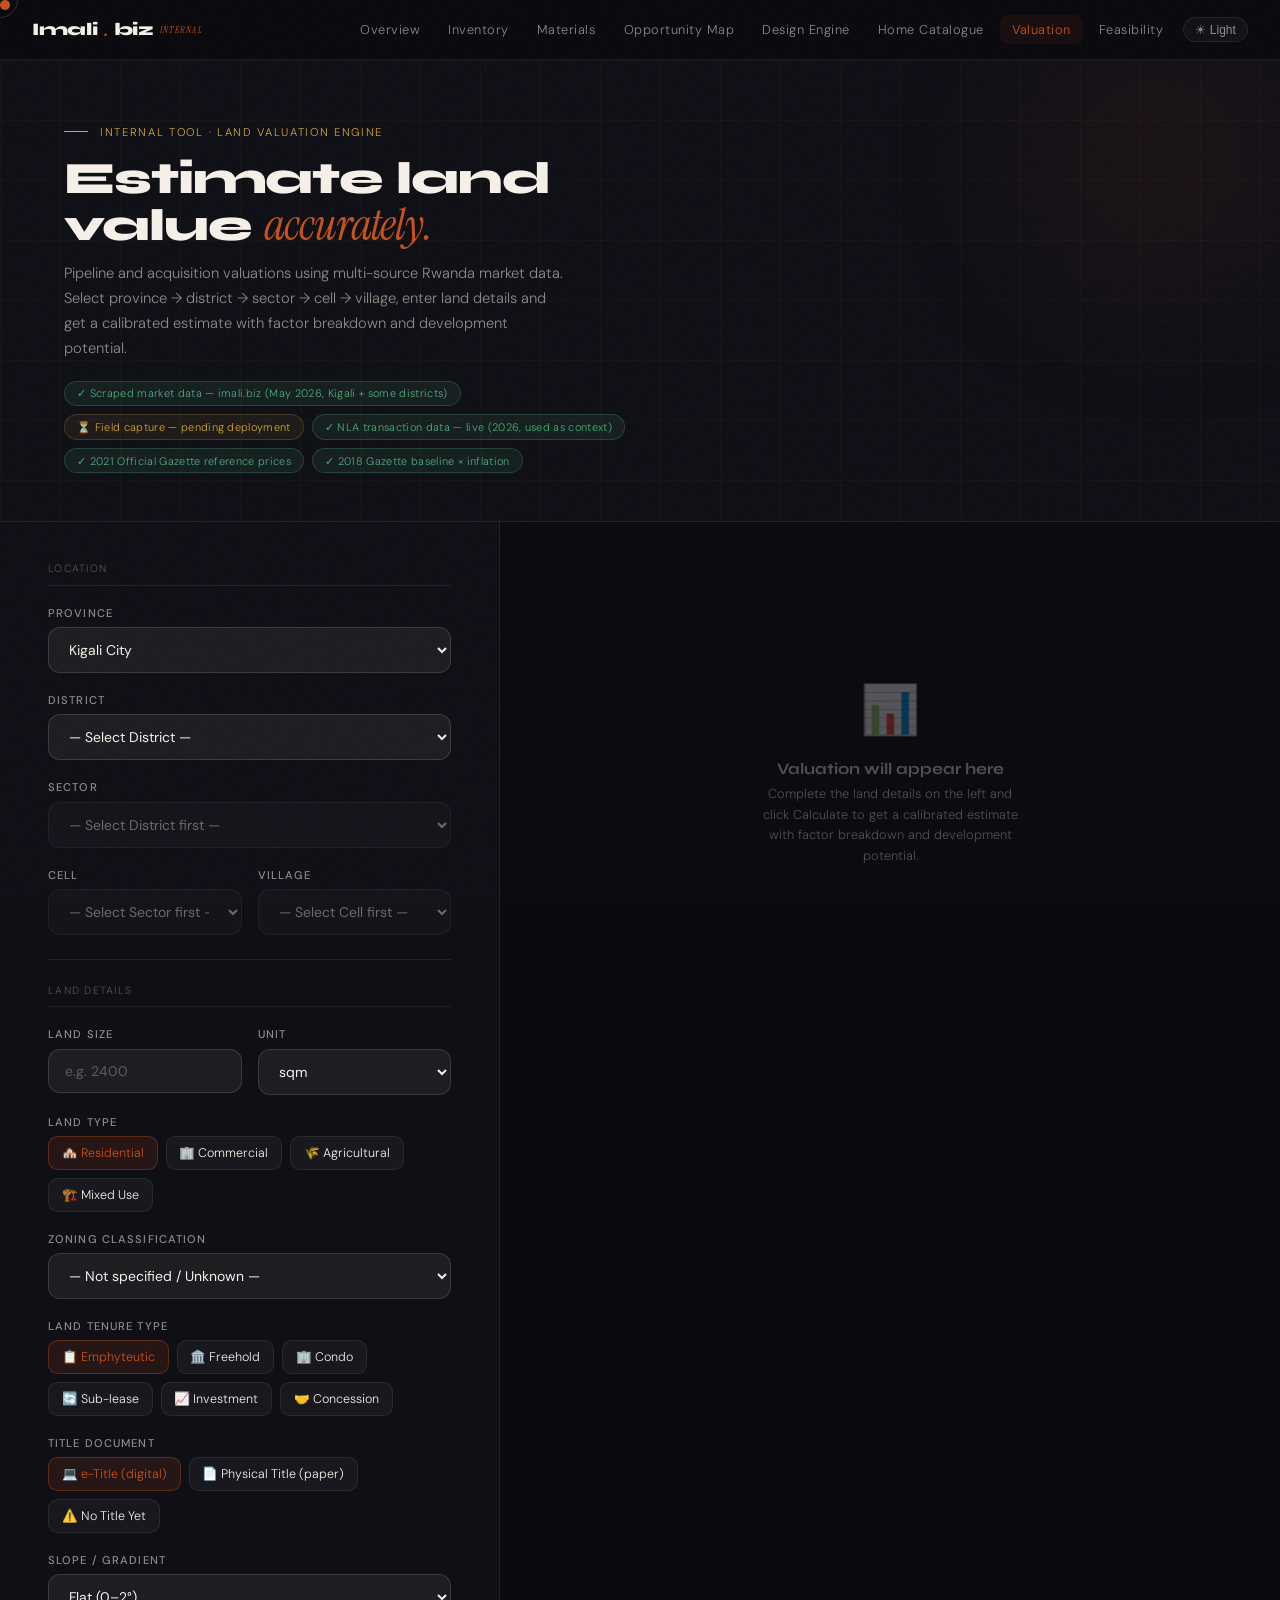
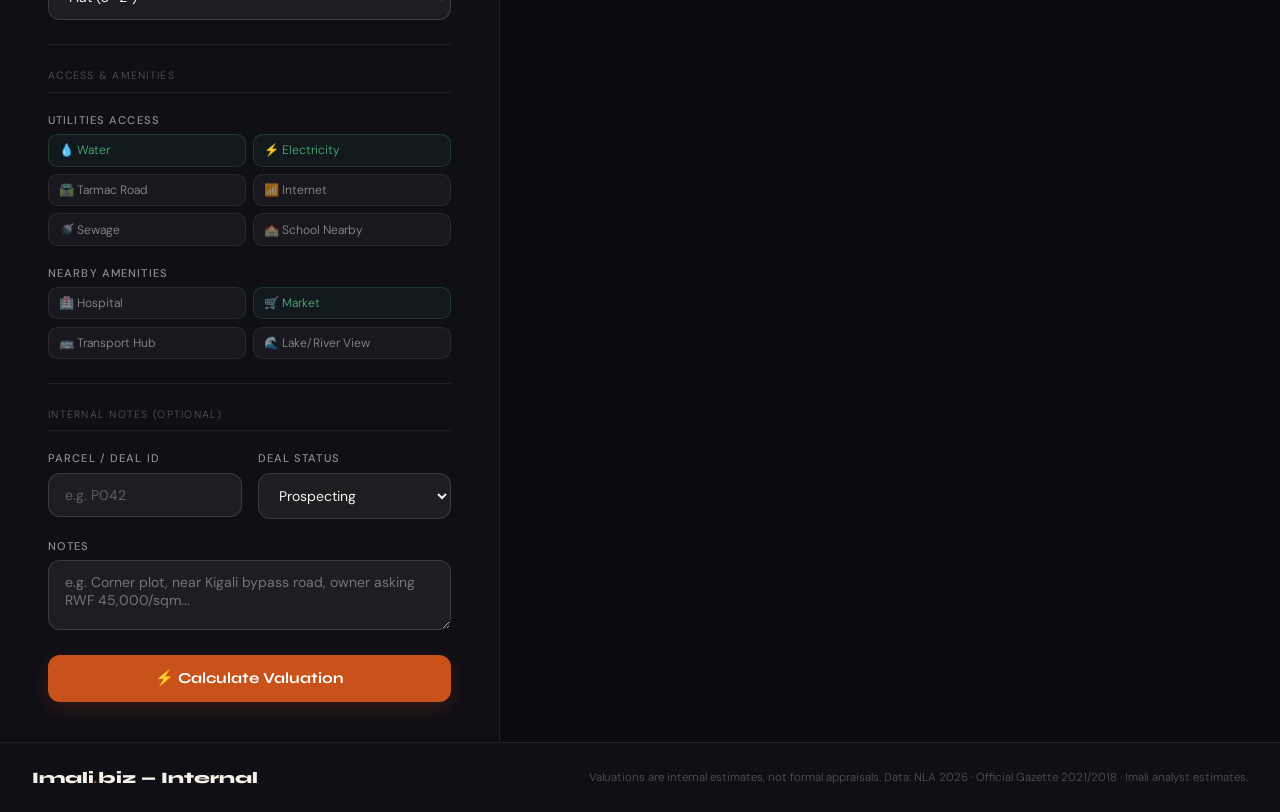
<file: valuation.html>
<!DOCTYPE html>
<html lang="en" data-theme="dark">
<head>
<script>(function(){var t=localStorage.getItem('imali-theme')||'dark';document.documentElement.setAttribute('data-theme',t);})();</script>
<meta charset="UTF-8">
<meta name="viewport" content="width=device-width, initial-scale=1.0">
<title>Land Valuation — Imali.biz Internal</title>
<link rel="preconnect" href="https://fonts.googleapis.com">
<link href="https://fonts.googleapis.com/css2?family=Syne:wght@400;600;700;800&family=Instrument+Serif:ital@0;1&family=DM+Sans:wght@300;400;500&display=swap" rel="stylesheet">
<script src="shared/rwanda-geo.js"></script>
<script src="shared/config.js"></script>
<script src="shared/zoning.js"></script>
<script src="shared/land-pricing.js"></script>
<style>
/* ── Design tokens ─────────────────────────────────────────────────────── */
:root {
  --ink: #0a0a0f; --cream: #f5f0e8; --terracotta: #c8521a;
  --gold: #d4a832; --forest: #1a3a2a; --text-muted: #6b6560;
  --bg: #faf7f2; --bg-alt: #ede7db; --bg-card: #ffffff;
  --surface: rgba(0,0,0,0.04); --surface-hover: rgba(0,0,0,0.07);
  --border: rgba(0,0,0,0.09); --border-strong: rgba(0,0,0,0.17);
  --text: #1a1814; --text-dim: rgba(26,24,20,0.6);
  --text-faint: rgba(26,24,20,0.38);
  --input-bg: rgba(0,0,0,0.05); --input-border: rgba(0,0,0,0.14);
  --nav-bg: rgba(250,247,242,0.97);
  --scrollbar-thumb: rgba(200,82,26,0.3);
}
[data-theme="dark"] {
  --bg: #0a0a0f; --bg-alt: #0f0f16; --bg-card: rgba(245,240,232,0.04);
  --surface: rgba(245,240,232,0.04); --surface-hover: rgba(245,240,232,0.08);
  --border: rgba(245,240,232,0.08); --border-strong: rgba(245,240,232,0.15);
  --text: #f5f0e8; --text-dim: rgba(245,240,232,0.55);
  --text-faint: rgba(245,240,232,0.3);
  --input-bg: rgba(245,240,232,0.06); --input-border: rgba(245,240,232,0.14);
  --nav-bg: rgba(10,10,15,0.97);
  --scrollbar-thumb: rgba(212,168,50,0.3);
}
*, *::before, *::after { box-sizing: border-box; margin: 0; padding: 0; }
html { scroll-behavior: smooth; }
body { background: var(--bg); color: var(--text); font-family: 'DM Sans', sans-serif;
       font-weight: 300; overflow-x: hidden; cursor: none; }
body::before { content:''; position:fixed; inset:0;
  background-image:url("data:image/svg+xml,%3Csvg viewBox='0 0 256 256' xmlns='http://www.w3.org/2000/svg'%3E%3Cfilter id='noise'%3E%3CfeTurbulence type='fractalNoise' baseFrequency='0.9' numOctaves='4' stitchTiles='stitch'/%3E%3C/filter%3E%3Crect width='100%25' height='100%25' filter='url(%23noise)' opacity='0.035'/%3E%3C/svg%3E");
  pointer-events:none; z-index:9997; opacity:0.6; }

/* ── Custom cursor ─────────────────────────────────────────────────────── */
.cursor { position:fixed; width:10px; height:10px; background:var(--terracotta); border-radius:50%; pointer-events:none; z-index:9999; }
.cursor-ring { position:fixed; width:36px; height:36px; border:1px solid rgba(200,82,26,0.4); border-radius:50%; pointer-events:none; z-index:9998; transition:transform 0.4s ease,width 0.3s,height 0.3s,border-color 0.3s; }
body:has(a:hover) .cursor-ring, body:has(button:hover) .cursor-ring { width:56px; height:56px; border-color:var(--terracotta); transform:translate(-10px,-10px) !important; }

/* ── Internal nav ──────────────────────────────────────────────────────── */
.int-nav { position:fixed; top:0; left:0; right:0; z-index:200; height:60px;
           display:flex; align-items:center; justify-content:space-between;
           padding:0 2rem; background:var(--nav-bg); backdrop-filter:blur(8px);
           border-bottom:1px solid var(--border); }
.int-nav-logo { font-family:'Syne',sans-serif; font-weight:800; font-size:1.1rem;
                letter-spacing:-0.02em; color:var(--text); text-decoration:none;
                display:flex; align-items:center; gap:0.4rem; }
.int-nav-logo span { color:var(--terracotta); font-style:italic; font-family:'Instrument Serif',serif; }
.int-nav-sub { font-size:0.55rem; letter-spacing:0.14em; text-transform:uppercase;
               color:var(--gold); font-weight:500; display:block; line-height:1; margin-top:1px; }
.int-nav-right { display:flex; align-items:center; gap:0.25rem; }
.int-nav-link { color:var(--text-dim); text-decoration:none; font-size:0.8rem;
                letter-spacing:0.04em; padding:0.35rem 0.75rem; border-radius:0.5rem;
                transition:color 0.2s,background 0.2s; }
.int-nav-link:hover { color:var(--text); background:var(--surface-hover); }
.int-nav-link.active { color:var(--terracotta); background:rgba(200,82,26,0.08); }
.theme-toggle { background:var(--surface); border:1px solid var(--border); border-radius:2rem;
                padding:0.3rem 0.7rem; cursor:none; font-size:0.75rem; color:var(--text-dim);
                transition:all 0.2s; margin-left:0.25rem; }
.theme-toggle:hover { background:var(--surface-hover); color:var(--text); }

/* ── Page body ─────────────────────────────────────────────────────────── */
.page-body { padding-top: 60px; min-height: 100vh; }

/* ── Hero strip ────────────────────────────────────────────────────────── */
.hero-strip {
  padding: 3.5rem 4rem 3rem;
  background: var(--bg-alt);
  border-bottom: 1px solid var(--border);
  position: relative; overflow: hidden;
}
.hero-strip::before {
  content:''; position:absolute; inset:0;
  background-image:linear-gradient(rgba(212,168,50,0.03) 1px,transparent 1px),
                   linear-gradient(90deg,rgba(212,168,50,0.03) 1px,transparent 1px);
  background-size:60px 60px; animation:gridShift 20s linear infinite;
}
@keyframes gridShift { 0%{background-position:0 0} 100%{background-position:60px 60px} }
.orb-val { position:absolute; border-radius:50%; filter:blur(80px); pointer-events:none;
           width:360px; height:360px; background:radial-gradient(circle,rgba(200,82,26,0.12),transparent 70%);
           top:-80px; right:-60px; }
.hero-strip-inner { position:relative; z-index:2; max-width:620px; }
.hero-eyebrow { display:inline-flex; align-items:center; gap:0.75rem; font-size:0.7rem;
                letter-spacing:0.15em; text-transform:uppercase; color:var(--gold); margin-bottom:1rem; }
.hero-eyebrow::before { content:''; display:block; width:24px; height:1px; background:var(--gold); }
.hero-hed { font-family:'Syne',sans-serif; font-size:clamp(1.8rem,3.5vw,3rem); font-weight:800;
            line-height:1.05; letter-spacing:-0.025em; margin-bottom:0.75rem; }
.hero-hed em { font-family:'Instrument Serif',serif; font-style:italic; font-weight:400; color:var(--terracotta); }
.hero-sub { font-size:0.92rem; color:var(--text-dim); line-height:1.7; max-width:500px; }
.data-source-pills { display:flex; flex-wrap:wrap; gap:0.5rem; margin-top:1.25rem; }
.ds-pill { display:inline-flex; align-items:center; gap:0.4rem; border-radius:2rem; padding:0.3rem 0.75rem;
           font-size:0.68rem; letter-spacing:0.03em; }
.ds-pill.active { background:rgba(76,175,125,0.1); border:1px solid rgba(76,175,125,0.25); color:#4caf7d; }
.ds-pill.pending { background:rgba(212,168,50,0.08); border:1px solid rgba(212,168,50,0.2); color:var(--gold); }

/* ── Main layout: form | results ───────────────────────────────────────── */
.main-wrap { display:grid; grid-template-columns:500px 1fr; min-height:calc(100vh - 260px); }

/* ── Form panel ────────────────────────────────────────────────────────── */
.form-panel { padding:2.5rem 3rem; border-right:1px solid var(--border); background:var(--bg-alt); }
.form-section-title { font-size:0.66rem; letter-spacing:0.12em; text-transform:uppercase;
                      color:var(--text-faint); margin-bottom:1.25rem; padding-bottom:0.6rem;
                      border-bottom:1px solid var(--border); }
.field-group { margin-bottom:1.25rem; }
label { display:block; font-size:0.7rem; letter-spacing:0.1em; text-transform:uppercase;
        color:var(--text-dim); margin-bottom:0.45rem; font-weight:500; }
input[type="text"], input[type="number"], select, textarea {
  width:100%; background:var(--input-bg); border:1px solid var(--input-border);
  border-radius:0.75rem; padding:0.75rem 1rem; font-family:'DM Sans',sans-serif;
  font-size:0.875rem; color:var(--text); outline:none; cursor:none;
  transition:border-color 0.2s,background 0.2s;
}
input:focus, select:focus, textarea:focus { border-color:rgba(200,82,26,0.5); }
input::placeholder { color:var(--text-faint); }
select option { background:var(--bg-alt); }
select:disabled { opacity:0.4; cursor:not-allowed; }
textarea { resize:vertical; min-height:70px; }
.field-row { display:grid; grid-template-columns:1fr 1fr; gap:1rem; }
.field-row-3 { display:grid; grid-template-columns:2fr 1fr 1fr; gap:1rem; }
.field-separator { height:1px; background:var(--border); margin:1.5rem 0; }

/* Radio / toggle buttons */
.radio-group { display:flex; gap:0.5rem; flex-wrap:wrap; }
.radio-btn { background:var(--surface); border:1px solid var(--border); border-radius:0.6rem;
             padding:0.5rem 0.8rem; cursor:none; font-size:0.78rem;
             transition:background 0.2s,border-color 0.2s,color 0.2s; }
.radio-btn.selected { background:rgba(200,82,26,0.12); border-color:rgba(200,82,26,0.35); color:var(--terracotta); }

/* Amenity checkboxes */
.amenity-grid { display:grid; grid-template-columns:1fr 1fr; gap:0.45rem; }
.amenity-item { display:flex; align-items:center; gap:0.45rem; background:var(--surface);
                border:1px solid var(--border); border-radius:0.6rem; padding:0.45rem 0.65rem;
                cursor:none; font-size:0.76rem; color:var(--text-dim);
                transition:background 0.2s,border-color 0.2s,color 0.2s; }
.amenity-item.checked { background:rgba(76,175,125,0.07); border-color:rgba(76,175,125,0.2); color:#4caf7d; }

/* Calculate button */
.btn-calculate { width:100%; background:var(--terracotta); color:white; padding:0.9rem;
                 border-radius:0.75rem; font-family:'Syne',sans-serif; font-size:0.95rem;
                 font-weight:700; cursor:none; border:none; margin-top:0.5rem;
                 transition:background 0.2s,box-shadow 0.2s,transform 0.2s;
                 display:flex; align-items:center; justify-content:center; gap:0.6rem;
                 box-shadow:0 6px 20px rgba(200,82,26,0.2); }
.btn-calculate:hover { background:#d65a1e; box-shadow:0 10px 28px rgba(200,82,26,0.35); transform:translateY(-1px); }

/* ── Results panel ─────────────────────────────────────────────────────── */
.results-panel { padding:2.5rem 3rem; }
.results-empty { display:flex; flex-direction:column; align-items:center; justify-content:center;
                 min-height:420px; text-align:center; color:var(--text-faint); }
.empty-icon { font-size:3rem; margin-bottom:1.1rem; display:block; }
.empty-title { font-family:'Syne',sans-serif; font-size:1rem; font-weight:700; margin-bottom:0.4rem; }
.empty-desc { font-size:0.8rem; line-height:1.6; max-width:260px; }
.results-content { display:none; }
.results-content.visible { display:block; }

/* Loading */
.calculating { display:none; flex-direction:column; align-items:center; justify-content:center; min-height:300px; }
.calculating.active { display:flex; }
.calc-spinner { width:44px; height:44px; border:3px solid rgba(200,82,26,0.2); border-top-color:var(--terracotta);
                border-radius:50%; animation:spin 0.9s linear infinite; margin-bottom:1.1rem; }
@keyframes spin { to { transform:rotate(360deg); } }
.calc-text { font-size:0.82rem; color:var(--text-dim); text-align:center; }
.calc-text span { display:block; color:var(--gold); font-family:'Syne',sans-serif; font-size:0.72rem;
                  font-weight:700; letter-spacing:0.08em; text-transform:uppercase; margin-bottom:0.35rem; }

/* Result headline */
.result-headline { margin-bottom:2rem; }
.result-eyebrow { font-size:0.66rem; letter-spacing:0.14em; text-transform:uppercase; color:var(--gold); margin-bottom:0.65rem; }
.result-amount { font-family:'Syne',sans-serif; font-size:clamp(2rem,3.5vw,3.2rem); font-weight:800;
                 color:var(--text); margin-bottom:0.3rem; line-height:1; }
.result-range { font-size:0.82rem; color:var(--text-dim); margin-bottom:0.85rem; }
.result-confidence { display:flex; align-items:center; gap:1.5rem; flex-wrap:wrap; }
.conf-label { font-size:0.63rem; letter-spacing:0.08em; text-transform:uppercase; color:var(--text-faint); margin-bottom:0.15rem; }
.conf-val { font-family:'Syne',sans-serif; font-size:0.95rem; font-weight:700; }
.conf-val.green { color:#4caf7d; } .conf-val.gold { color:var(--gold); } .conf-val.red { color:#ef5350; }
.hotspot-badge { display:inline-flex; align-items:center; gap:0.4rem; background:rgba(200,82,26,0.12);
                 border:1px solid rgba(200,82,26,0.25); border-radius:2rem; padding:0.35rem 0.85rem;
                 font-size:0.76rem; color:var(--terracotta); margin-top:0.85rem; }
.hotspot-badge.gold-badge { background:rgba(212,168,50,0.1); border-color:rgba(212,168,50,0.25); color:var(--gold); }

/* Data source banner */
.data-tier-banner { display:flex; align-items:center; gap:0.6rem; padding:0.6rem 0.9rem;
                    border-radius:0.6rem; margin-bottom:1.5rem; font-size:0.76rem; }
.data-tier-banner.tier-scraped { background:rgba(76,175,125,0.08); border:1px solid rgba(76,175,125,0.2); color:#4caf7d; }
.data-tier-banner.tier-field   { background:rgba(76,155,200,0.08); border:1px solid rgba(76,155,200,0.2); color:#4c9bc8; }
.data-tier-banner.tier-nla     { background:rgba(212,168,50,0.08); border:1px solid rgba(212,168,50,0.2); color:var(--gold); }
.data-tier-banner.tier-estimate{ background:var(--surface);        border:1px solid var(--border);         color:var(--text-faint); }

/* Per-sqm strip */
.per-sqm-strip { display:flex; gap:1.25rem; flex-wrap:wrap; padding:1.1rem 0;
                 border-top:1px solid var(--border); border-bottom:1px solid var(--border); margin-bottom:1.75rem; }
.psq-label { font-size:0.63rem; letter-spacing:0.08em; text-transform:uppercase; color:var(--text-faint); margin-bottom:0.15rem; }
.psq-val { font-family:'Syne',sans-serif; font-size:1.05rem; font-weight:700; }

/* Factor breakdown */
.factors-title { font-size:0.66rem; letter-spacing:0.12em; text-transform:uppercase; color:var(--text-faint); margin-bottom:1.1rem; }
.factor-list { display:grid; grid-template-columns:1fr 1fr; gap:0.9rem; margin-bottom:1.75rem; }
.factor-card { background:var(--surface); border:1px solid var(--border); border-radius:12px; padding:1rem 1.1rem; }
.fc-label { font-size:0.63rem; letter-spacing:0.08em; text-transform:uppercase; color:var(--text-faint); margin-bottom:0.35rem; }
.fc-value { font-family:'Syne',sans-serif; font-size:0.88rem; font-weight:700; color:var(--text); margin-bottom:0.2rem; }
.fc-impact { font-size:0.7rem; }
.impact-pos { color:#4caf7d; } .impact-neg { color:#ef5350; } .impact-neu { color:var(--text-faint); }

/* Market comparison bars */
.comp-title { font-size:0.66rem; letter-spacing:0.12em; text-transform:uppercase; color:var(--text-faint); margin-bottom:1.1rem; }
.comp-bar-item { margin-bottom:1.1rem; }
.comp-bar-header { display:flex; justify-content:space-between; margin-bottom:0.35rem; font-size:0.78rem; }
.comp-bar-loc { color:var(--text-dim); }
.comp-bar-val { font-weight:500; font-family:'Syne',sans-serif; font-size:0.8rem; }
.comp-bar-track { height:5px; background:var(--border); border-radius:3px; overflow:hidden; }
.comp-bar-fill { height:100%; border-radius:3px; transition:width 1.2s ease; }
.comp-bar-yours { background:var(--terracotta); }
.comp-bar-other { background:rgba(212,168,50,0.4); }
.your-marker { font-size:0.63rem; color:var(--terracotta); margin-top:0.15rem; }

/* Recommended price box */
.rec-price-box { background:linear-gradient(135deg,rgba(200,82,26,0.08),rgba(212,168,50,0.06));
                 border:1px solid rgba(200,82,26,0.18); border-radius:14px; padding:1.4rem;
                 margin-bottom:1.75rem; display:flex; align-items:center; justify-content:space-between; }
.rec-label { font-size:0.66rem; letter-spacing:0.1em; text-transform:uppercase; color:var(--text-faint); margin-bottom:0.35rem; }
.rec-amount { font-family:'Syne',sans-serif; font-size:1.7rem; font-weight:800; color:var(--text); }
.rec-note { font-size:0.72rem; color:var(--text-faint); margin-top:0.25rem; }
.rec-psqm { font-family:'Syne',sans-serif; font-size:0.95rem; font-weight:700; color:var(--gold); }
.rec-psqm-label { font-size:0.66rem; color:var(--text-faint); }

/* Development potential box */
.dev-potential-box { background:linear-gradient(135deg,rgba(26,58,42,0.25),rgba(212,168,50,0.06));
                     border:1px solid rgba(26,175,100,0.18); border-radius:14px; padding:1.4rem;
                     margin-bottom:1.75rem; }
.dev-potential-title { font-size:0.66rem; letter-spacing:0.12em; text-transform:uppercase;
                       color:var(--gold); margin-bottom:1rem; }
.dev-metrics { display:grid; grid-template-columns:repeat(3,1fr); gap:0.75rem; margin-bottom:1rem; }
.dev-metric { }
.dev-metric-label { font-size:0.62rem; letter-spacing:0.07em; text-transform:uppercase; color:var(--text-faint); margin-bottom:0.2rem; }
.dev-metric-val { font-family:'Syne',sans-serif; font-size:0.95rem; font-weight:700; color:var(--text); }
.btn-dev-engine { display:inline-flex; align-items:center; gap:0.45rem; background:var(--forest);
                  border:1px solid rgba(76,175,100,0.35); color:#7ddba4; padding:0.55rem 1.1rem;
                  border-radius:2rem; font-size:0.78rem; text-decoration:none; cursor:none;
                  transition:background 0.2s,border-color 0.2s,box-shadow 0.2s; }
.btn-dev-engine:hover { background:#24523a; border-color:rgba(76,175,100,0.6); box-shadow:0 4px 14px rgba(26,58,42,0.35); }

/* Pipeline action */
.result-actions { display:flex; gap:0.75rem; flex-wrap:wrap; }
.btn-primary { display:inline-flex; align-items:center; gap:0.45rem; background:var(--terracotta);
               color:white; padding:0.8rem 1.75rem; border-radius:3rem; font-size:0.85rem;
               font-weight:500; cursor:none; border:none; text-decoration:none;
               transition:background 0.2s,transform 0.2s; }
.btn-primary:hover { background:#d65a1e; transform:translateY(-1px); }
.btn-outline { display:inline-flex; align-items:center; gap:0.45rem;
               border:1px solid var(--border-strong); color:var(--text-dim);
               padding:0.8rem 1.5rem; border-radius:3rem; font-size:0.85rem;
               text-decoration:none; cursor:none; background:transparent;
               transition:border-color 0.2s,color 0.2s; }
.btn-outline:hover { border-color:var(--border-strong); color:var(--text); }

/* Internal footer */
.int-footer { background:var(--bg-alt); padding:1.5rem 2rem; border-top:1px solid var(--border);
              display:flex; align-items:center; justify-content:space-between; }
.footer-logo { font-family:'Syne',sans-serif; font-weight:800; font-size:1rem; color:var(--text); text-decoration:none; }
.footer-logo span { color:var(--terracotta); font-style:italic; font-family:'Instrument Serif',serif; }
.footer-note { font-size:0.72rem; color:var(--text-faint); }

::-webkit-scrollbar { width:8px; } ::-webkit-scrollbar-thumb { background:var(--scrollbar-thumb); border-radius:4px; }

@media (max-width:1100px) {
  .main-wrap { grid-template-columns:1fr; }
  .form-panel { border-right:none; border-bottom:1px solid var(--border); padding:2rem 1.5rem; }
  .results-panel { padding:2rem 1.5rem; }
  .hero-strip { padding:3rem 2rem 2rem; }
  .factor-list { grid-template-columns:1fr; }
  .dev-metrics { grid-template-columns:repeat(2,1fr); }
  .field-row-3 { grid-template-columns:1fr 1fr; }
  .rec-price-box { flex-direction:column; gap:0.75rem; }
}
</style>
</head>
<body>
<div class="cursor" id="cursor"></div>
<div class="cursor-ring" id="cursorRing"></div>

<!-- ── Internal Nav ───────────────────────────────────────────────────── -->
<nav class="int-nav">
  <a href="index.html" class="int-nav-logo">
    Imali<span>.</span>biz
    <span class="int-nav-sub">Internal</span>
  </a>
  <div class="int-nav-right">
    <a href="index.html"          class="int-nav-link">Overview</a>
    <a href="inventory.html"      class="int-nav-link">Inventory</a>
    <a href="materials.html"      class="int-nav-link">Materials</a>
    <a href="map.html"            class="int-nav-link">Opportunity Map</a>
    <a href="design-engine.html"  class="int-nav-link">Design Engine</a>
    <a href="units.html"          class="int-nav-link">Home Catalogue</a>
    <a href="valuation.html"      class="int-nav-link active">Valuation</a>
    <a href="feasibility.html"    class="int-nav-link">Feasibility</a>
    <button class="theme-toggle" onclick="toggleTheme()">☀ Light</button>
  </div>
</nav>

<div class="page-body">

<!-- ── Hero Strip ────────────────────────────────────────────────────── -->
<div class="hero-strip">
  <div class="orb-val"></div>
  <div class="hero-strip-inner">
    <div class="hero-eyebrow">Internal Tool · Land Valuation Engine</div>
    <h1 class="hero-hed">Estimate land value <em>accurately.</em></h1>
    <p class="hero-sub">Pipeline and acquisition valuations using multi-source Rwanda market data. Select province → district → sector → cell → village, enter land details and get a calibrated estimate with factor breakdown and development potential.</p>
    <div class="data-source-pills">
      <div class="ds-pill active" id="pillScraping">✓ Scraped market data — imali.biz (May 2026, Kigali + some districts)</div>
      <div class="ds-pill pending" id="pillField">⏳ Field capture — pending deployment</div>
      <div class="ds-pill active">✓ NLA transaction data — live (2026, used as context)</div>
      <div class="ds-pill active">✓ 2021 Official Gazette reference prices</div>
      <div class="ds-pill active">✓ 2018 Gazette baseline × inflation</div>
    </div>
  </div>
</div>

<!-- ── Main layout ────────────────────────────────────────────────────── -->
<div class="main-wrap">

  <!-- FORM PANEL -->
  <div class="form-panel">

    <div class="form-section-title">Location</div>

    <div class="field-group">
      <label>Province</label>
      <select id="vProvince">
        <option value="kigali">Kigali City</option>
        <option value="northern">Northern Province</option>
        <option value="southern">Southern Province</option>
        <option value="eastern">Eastern Province</option>
        <option value="western">Western Province</option>
      </select>
    </div>

    <div class="field-group">
      <label>District</label>
      <select id="vDistrict">
        <option value="">— Select Province first —</option>
      </select>
    </div>

    <div class="field-group">
      <label>Sector</label>
      <select id="vSector" disabled>
        <option value="">— Select District first —</option>
      </select>
    </div>

    <div class="field-row">
      <div class="field-group" style="margin-bottom:0">
        <label>Cell</label>
        <select id="vCell" disabled>
          <option value="">— Select Sector first —</option>
        </select>
      </div>
      <div class="field-group" style="margin-bottom:0">
        <label>Village</label>
        <select id="vVillage" disabled>
          <option value="">— Select Cell first —</option>
        </select>
      </div>
    </div>

    <div class="field-separator"></div>
    <div class="form-section-title">Land Details</div>

    <div class="field-row">
      <div class="field-group" style="margin-bottom:0">
        <label>Land Size</label>
        <input type="number" id="vSize" placeholder="e.g. 2400" min="1"/>
      </div>
      <div class="field-group" style="margin-bottom:0">
        <label>Unit</label>
        <select id="vUnit">
          <option value="sqm">sqm</option>
          <option value="ha">Hectares</option>
          <option value="acre">Acres</option>
        </select>
      </div>
    </div>

    <div class="field-group" style="margin-top:1.25rem">
      <label>Land Type</label>
      <div class="radio-group" id="vTypeGroup">
        <div class="radio-btn selected" data-v="residential">🏘️ Residential</div>
        <div class="radio-btn" data-v="commercial">🏢 Commercial</div>
        <div class="radio-btn" data-v="agricultural">🌾 Agricultural</div>
        <div class="radio-btn" data-v="mixed">🏗️ Mixed Use</div>
      </div>
    </div>

    <div class="field-group">
      <label>Zoning Classification</label>
      <select id="vZoning">
        <option value="">— Not specified / Unknown —</option>
        <option value="R1">R1 — Low-Density Residential</option>
        <option value="R2">R2 — Medium-Density Residential</option>
        <option value="R3">R3 — High-Density Residential</option>
        <option value="R4">R4 — Very High-Density Residential</option>
        <option value="C1">C1 — Neighbourhood Commercial</option>
        <option value="C2">C2 — District Commercial Centre</option>
        <option value="C3">C3 — City Centre / CBD</option>
        <option value="MU1">MU1 — Mixed-Use (Low)</option>
        <option value="MU2">MU2 — Mixed-Use (High)</option>
        <option value="OS">OS — Open Space / Green</option>
        <option value="AG">AG — Agricultural</option>
        <option value="IN">IN — Institutional</option>
      </select>
    </div>

    <div class="field-group">
      <label>Land Tenure Type</label>
      <div class="radio-group" id="vTenureGroup">
        <div class="radio-btn selected" data-v="emphyteutic">📋 Emphyteutic</div>
        <div class="radio-btn" data-v="freehold">🏛️ Freehold</div>
        <div class="radio-btn" data-v="condominium">🏢 Condo</div>
        <div class="radio-btn" data-v="sublease">🔄 Sub-lease</div>
        <div class="radio-btn" data-v="investment">📈 Investment</div>
        <div class="radio-btn" data-v="concession">🤝 Concession</div>
      </div>
    </div>

    <div class="field-group">
      <label>Title Document</label>
      <div class="radio-group" id="vTitleFormatGroup">
        <div class="radio-btn selected" data-v="etitle">💻 e-Title (digital)</div>
        <div class="radio-btn" data-v="physical">📄 Physical Title (paper)</div>
        <div class="radio-btn" data-v="notitled">⚠️ No Title Yet</div>
      </div>
    </div>

    <div class="field-group">
      <label>Slope / Gradient</label>
      <select id="vSlope">
        <option value="flat">Flat (0–2°)</option>
        <option value="gentle">Gentle slope (2–8°)</option>
        <option value="moderate">Moderate slope (8–15°)</option>
        <option value="steep">Steep (15–30°)</option>
        <option value="verysteep">Very Steep (30–50°)</option>
        <option value="extreme">Extreme (50°+)</option>
      </select>
    </div>

    <div class="field-separator"></div>
    <div class="form-section-title">Access & Amenities</div>

    <div class="field-group">
      <label>Utilities Access</label>
      <div class="amenity-grid" id="vUtilities">
        <div class="amenity-item checked" data-v="water">💧 Water</div>
        <div class="amenity-item checked" data-v="electricity">⚡ Electricity</div>
        <div class="amenity-item" data-v="tarmac">🛣️ Tarmac Road</div>
        <div class="amenity-item" data-v="internet">📶 Internet</div>
        <div class="amenity-item" data-v="sewage">🚿 Sewage</div>
        <div class="amenity-item" data-v="school">🏫 School Nearby</div>
      </div>
    </div>

    <div class="field-group">
      <label>Nearby Amenities</label>
      <div class="amenity-grid" id="vAmenities">
        <div class="amenity-item" data-v="hospital">🏥 Hospital</div>
        <div class="amenity-item checked" data-v="market">🛒 Market</div>
        <div class="amenity-item" data-v="transport">🚌 Transport Hub</div>
        <div class="amenity-item" data-v="lake">🌊 Lake/River View</div>
      </div>
    </div>

    <div class="field-separator"></div>
    <div class="form-section-title">Internal Notes (Optional)</div>

    <div class="field-row">
      <div class="field-group" style="margin-bottom:0">
        <label>Parcel / Deal ID</label>
        <input type="text" id="vParcelId" placeholder="e.g. P042"/>
      </div>
      <div class="field-group" style="margin-bottom:0">
        <label>Deal Status</label>
        <select id="vDealStatus">
          <option value="prospecting">Prospecting</option>
          <option value="under_review">Under Review</option>
          <option value="negotiation">In Negotiation</option>
          <option value="listed">Listed</option>
          <option value="acquired">Acquired</option>
        </select>
      </div>
    </div>

    <div class="field-group" style="margin-top:1.25rem">
      <label>Notes</label>
      <textarea id="vNotes" placeholder="e.g. Corner plot, near Kigali bypass road, owner asking RWF 45,000/sqm..."></textarea>
    </div>

    <button class="btn-calculate" id="calcBtn">
      ⚡ Calculate Valuation
    </button>
  </div><!-- end form-panel -->

  <!-- RESULTS PANEL -->
  <div class="results-panel">

    <div class="results-empty" id="emptyState">
      <span class="empty-icon">📊</span>
      <div class="empty-title">Valuation will appear here</div>
      <div class="empty-desc">Complete the land details on the left and click Calculate to get a calibrated estimate with factor breakdown and development potential.</div>
    </div>

    <div class="calculating" id="calcLoading">
      <div class="calc-spinner"></div>
      <div class="calc-text">
        <span>Running valuation engine</span>
        Checking NLA transaction data, gazette references, zoning premiums and comparable district rates…
      </div>
    </div>

    <div class="results-content" id="resultsContent">

      <!-- Headline -->
      <div class="result-headline">
        <div class="result-eyebrow">Valuation Result</div>
        <div class="result-amount" id="rAmount">—</div>
        <div class="result-range" id="rRange">—</div>
        <div class="result-confidence">
          <div class="confidence-item">
            <div class="conf-label">Confidence</div>
            <div class="conf-val green" id="rConfidence">—</div>
          </div>
          <div class="confidence-item">
            <div class="conf-label">Hotspot Score</div>
            <div class="conf-val gold" id="rHotspot">—</div>
          </div>
          <div class="confidence-item">
            <div class="conf-label">Market Trend</div>
            <div class="conf-val green" id="rTrend">—</div>
          </div>
        </div>
        <div id="rHotspotBadge"></div>
      </div>

      <!-- Data source tier banner -->
      <div class="data-tier-banner" id="dataTierBanner"></div>

      <!-- Per-sqm strip -->
      <div class="per-sqm-strip">
        <div class="per-sqm-item">
          <div class="psq-label">Est. Value / sqm</div>
          <div class="psq-val" id="rPerSqm">—</div>
        </div>
        <div class="per-sqm-item">
          <div class="psq-label">District Avg / sqm</div>
          <div class="psq-val" id="rAvgSqm">—</div>
        </div>
        <div class="per-sqm-item">
          <div class="psq-label">vs District Avg</div>
          <div class="psq-val" id="rVsAvg">—</div>
        </div>
        <div class="per-sqm-item">
          <div class="psq-label">NLA / sqm <span style="font-size:0.58rem;opacity:0.6">(fiscal ref.)</span></div>
          <div class="psq-val" id="rNlaSqm" title="NLA data often understates real market prices significantly">—</div>
        </div>
      </div>

      <!-- Factor breakdown -->
      <div class="factors-title">Valuation Factor Breakdown</div>
      <div class="factor-list" id="factorList"></div>

      <!-- Market comparison -->
      <div class="comp-title">District Comparison — Price / sqm (same province)</div>
      <div id="compSection" style="margin-bottom:1.75rem"></div>

      <!-- Recommended price -->
      <div class="rec-price-box">
        <div class="rec-left">
          <div class="rec-label">Recommended Acquisition / Listing Price</div>
          <div class="rec-amount" id="rRecPrice">—</div>
          <div class="rec-note">Mid-point of valuation range — competitive for this area</div>
        </div>
        <div class="rec-right">
          <div class="rec-psqm" id="rRecPsqm">—</div>
          <div class="rec-psqm-label">per sqm</div>
        </div>
      </div>

      <!-- Development potential -->
      <div class="dev-potential-box" id="devPotentialBox" style="display:none">
        <div class="dev-potential-title">⬆ Development Potential (based on zoning)</div>
        <div class="dev-metrics" id="devMetrics"></div>
        <a href="design-engine.html" class="btn-dev-engine">
          Open in Design Engine
          <svg width="12" height="12" viewBox="0 0 12 12" fill="none"><path d="M1 6h10M7 2l4 4-4 4" stroke="currentColor" stroke-width="1.5" stroke-linecap="round" stroke-linejoin="round"/></svg>
        </a>
      </div>

      <!-- Actions -->
      <div class="result-actions">
        <button class="btn-primary" onclick="saveToPipeline()">
          + Save to Pipeline
          <svg width="13" height="13" viewBox="0 0 13 13" fill="none"><path d="M6.5 1v11M1 6.5h11" stroke="currentColor" stroke-width="1.5" stroke-linecap="round"/></svg>
        </button>
        <a href="design-engine.html" class="btn-outline">Design for this Plot</a>
        <a href="inventory.html" class="btn-outline">View Inventory</a>
      </div>

    </div><!-- end results-content -->

  </div><!-- end results-panel -->
</div><!-- end main-wrap -->

</div><!-- end page-body -->

<footer class="int-footer">
  <a href="index.html" class="footer-logo">Imali<span>.</span>biz — Internal</a>
  <div class="footer-note">Valuations are internal estimates, not formal appraisals. Data: NLA 2026 · Official Gazette 2021/2018 · Imali analyst estimates.</div>
</footer>

<script>
'use strict';
// ── Custom cursor ────────────────────────────────────────────────────────────
const cursor = document.getElementById('cursor');
const ring   = document.getElementById('cursorRing');
let mx=0, my=0, rx=0, ry=0;
document.addEventListener('mousemove', e => {
  mx=e.clientX; my=e.clientY;
  cursor.style.transform = `translate(${mx-5}px,${my-5}px)`;
});
(function animateRing() {
  rx+=(mx-rx-18)*0.12; ry+=(my-ry-18)*0.12;
  ring.style.transform = `translate(${rx}px,${ry}px)`;
  requestAnimationFrame(animateRing);
})();

// ── Theme toggle ─────────────────────────────────────────────────────────────
function toggleTheme() {
  const next = document.documentElement.getAttribute('data-theme')==='dark' ? 'light' : 'dark';
  document.documentElement.setAttribute('data-theme', next);
  localStorage.setItem('imali-theme', next);
  document.querySelector('.theme-toggle').textContent = next==='dark' ? '☀ Light' : '☾ Dark';
}
(function initTheme() {
  const t = document.documentElement.getAttribute('data-theme')||'dark';
  document.querySelector('.theme-toggle').textContent = t==='dark' ? '☀ Light' : '☾ Dark';
})();

// ── Rwanda geographic cascade ────────────────────────────────────────────────
// rwandaGeo is provided by shared/rwanda-geo.js

function resetSelect(sel, placeholder, disabled) {
  sel.innerHTML = `<option value="">${placeholder}</option>`;
  sel.disabled = disabled;
}

function populateDistricts(province) {
  const dSel = document.getElementById('vDistrict');
  resetSelect(document.getElementById('vSector'),  '— Select District first —', true);
  resetSelect(document.getElementById('vCell'),    '— Select Sector first —',   true);
  resetSelect(document.getElementById('vVillage'), '— Select Cell first —',     true);
  if (!province || !rwandaGeo[province]) { resetSelect(dSel,'— Select Province first —',true); return; }
  dSel.innerHTML = '<option value="">— Select District —</option>';
  Object.entries(rwandaGeo[province].districts).forEach(([k,d]) => {
    dSel.innerHTML += `<option value="${k}">${d.label}</option>`;
  });
  dSel.disabled = false;
}

function populateSectors(province, district) {
  const sSel = document.getElementById('vSector');
  resetSelect(document.getElementById('vCell'),    '— Select Sector first —', true);
  resetSelect(document.getElementById('vVillage'), '— Select Cell first —',   true);
  const data = rwandaGeo[province]?.districts[district];
  if (!data) { resetSelect(sSel,'— Select District first —',true); return; }
  sSel.innerHTML = '<option value="">— Select Sector —</option>';
  Object.entries(data.sectors).forEach(([k,s]) => {
    sSel.innerHTML += `<option value="${k}">${s.label}</option>`;
  });
  sSel.disabled = false;
}

function populateCells(province, district, sector) {
  const cSel = document.getElementById('vCell');
  resetSelect(document.getElementById('vVillage'), '— Select Cell first —', true);
  const data = rwandaGeo[province]?.districts[district]?.sectors[sector];
  if (!data) { resetSelect(cSel,'— Select Sector first —',true); return; }
  cSel.innerHTML = '<option value="">— Select Cell —</option>';
  Object.entries(data.cells).forEach(([k,cv]) => {
    cSel.innerHTML += `<option value="${k}">${cv.label}</option>`;
  });
  cSel.disabled = false;
}

function populateVillages(province, district, sector, cell) {
  const vSel = document.getElementById('vVillage');
  const cellData = rwandaGeo[province]?.districts[district]?.sectors[sector]?.cells[cell];
  if (!cellData) { resetSelect(vSel,'— Select Cell first —',true); return; }
  vSel.innerHTML = '<option value="">— Select Village —</option>';
  cellData.villages.forEach(v => { vSel.innerHTML += `<option value="${v}">${v}</option>`; });
  vSel.disabled = false;
}

document.getElementById('vProvince').addEventListener('change', function() { populateDistricts(this.value); });
document.getElementById('vDistrict').addEventListener('change', function() {
  populateSectors(document.getElementById('vProvince').value, this.value);
});
document.getElementById('vSector').addEventListener('change', function() {
  populateCells(document.getElementById('vProvince').value, document.getElementById('vDistrict').value, this.value);
});
document.getElementById('vCell').addEventListener('change', function() {
  populateVillages(document.getElementById('vProvince').value, document.getElementById('vDistrict').value,
    document.getElementById('vSector').value, this.value);
});
populateDistricts('kigali');

// ── State ────────────────────────────────────────────────────────────────────
let vLandType    = 'residential';
let vTenureType  = 'emphyteutic';
let vTitleFormat = 'etitle';

document.querySelectorAll('#vTypeGroup .radio-btn').forEach(btn => btn.addEventListener('click', () => {
  document.querySelectorAll('#vTypeGroup .radio-btn').forEach(b => b.classList.remove('selected'));
  btn.classList.add('selected'); vLandType = btn.dataset.v;
}));
document.querySelectorAll('#vTenureGroup .radio-btn').forEach(btn => btn.addEventListener('click', () => {
  document.querySelectorAll('#vTenureGroup .radio-btn').forEach(b => b.classList.remove('selected'));
  btn.classList.add('selected'); vTenureType = btn.dataset.v;
}));
document.querySelectorAll('#vTitleFormatGroup .radio-btn').forEach(btn => btn.addEventListener('click', () => {
  document.querySelectorAll('#vTitleFormatGroup .radio-btn').forEach(b => b.classList.remove('selected'));
  btn.classList.add('selected'); vTitleFormat = btn.dataset.v;
}));
[...document.querySelectorAll('#vUtilities .amenity-item'),
 ...document.querySelectorAll('#vAmenities .amenity-item')].forEach(item => {
  item.addEventListener('click', () => item.classList.toggle('checked'));
});

// ════════════════════════════════════════════════════════════════════════════
// VALUATION ENGINE
//
// DATA HIERARCHY (best-available used as residential baseline):
//
//   Tier 0 · SCRAPED_LISTINGS  — imali.biz scraper (via shared/land-pricing.js)
//            Populated when scraping data is loaded. getLandPrice() picks this up automatically.
//
//   Tier 1 · FIELD_CAPTURE     — field officer surveys (via shared/land-pricing.js)
//            Populated as field data comes in. getLandPrice() uses ≥2 validated records.
//
//   Tier 2 · NLA Transaction   — current market average per sqm, all districts
//            Source: Rwanda National Land Authority dashboard, retrieved 2026-05-13
//
//   Tier 3 · NLA / 2021 Gazette Reference Price
//            Source: Official Gazette no. Special of 01.12.2021
//
//   Tier 4 · 2018 Gazette × cumulative inflation multiplier
//            Source: Official Gazette no. Special 08/11/2018, inflated to 2026
//
// ════════════════════════════════════════════════════════════════════════════

// 2018 Official Gazette district average (RWF/sqm, residential baseline)
const refPrices2018 = {
  gasabo:15460,   kicukiro:17528,  nyarugenge:21434,
  huye:935,       kayonza:564,     muhanga:1242,    musanze:1684,
  nyagatare:443,  rubavu:2754,     rwamagana:1126,
  burera:1316,    gakenke:1383,    gicumbi:782,     rulindo:950,
  bugesera:962,   gatsibo:639,     kirehe:450,      ngoma:550,
  gisagara:450,   kamonyi:620,     nyamagabe:560,   nyanza:720,
  nyaruguru:380,  ruhango:510,
  karongi:920,    ngororero:610,   nyabihu:920,     nyamasheke:720,
  rusizi:1120,    rutsiro:660
};

// NLA transaction prices — current market (RWF/sqm), 2026
const nlaTxnPrice = {
  gasabo:36079,   kicukiro:62261,  nyarugenge:49777,
  burera:4291,    gakenke:2706,    gicumbi:2992,    musanze:6669,   rulindo:3569,
  gisagara:1688,  huye:3252,       kamonyi:3881,    muhanga:3010,
  nyamagabe:2179, nyanza:2333,     nyaruguru:2226,  ruhango:2606,
  bugesera:3982,  gatsibo:2629,    kayonza:2363,    kirehe:2133,
  ngoma:2336,     nyagatare:2699,  rwamagana:4880,
  karongi:2836,   ngororero:3733,  nyabihu:3989,    nyamasheke:3345,
  rubavu:9539,    rusizi:4421,     rutsiro:4238
};

// NLA reference prices — 2021 Official Gazette (RWF/sqm)
const nlaRefPrice = {
  gasabo:19976,   kicukiro:27914,  nyarugenge:28077,
  burera:1990,    gakenke:1583,    gicumbi:1840,    musanze:2856,   rulindo:1185,
  gisagara:2017,  huye:1993,       kamonyi:1953,    muhanga:2836,
  nyamagabe:1409, nyanza:1150,     nyaruguru:1206,  ruhango:1115,
  bugesera:1145,  gatsibo:977,     kayonza:961,     kirehe:867,
  ngoma:834,      nyagatare:938,   rwamagana:1124,
  karongi:2069,   ngororero:1935,  nyabihu:1832,    nyamasheke:2198,
  rubavu:9156,    rusizi:3123,     rutsiro:2186
};

const provinceMap = {
  kigali:   ['gasabo','kicukiro','nyarugenge'],
  northern: ['burera','gakenke','gicumbi','musanze','rulindo'],
  southern: ['gisagara','huye','kamonyi','muhanga','nyamagabe','nyanza','nyaruguru','ruhango'],
  eastern:  ['bugesera','gatsibo','kayonza','kirehe','ngoma','nyagatare','rwamagana'],
  western:  ['karongi','ngororero','nyabihu','nyamasheke','rubavu','rusizi','rutsiro']
};

function getDistrictType(d) {
  if (['gasabo','kicukiro','nyarugenge'].includes(d)) return 'kigali';
  if (['huye','kayonza','muhanga','musanze','nyagatare','rubavu','rwamagana'].includes(d)) return 'secondary';
  return 'rural';
}
function getProvinceOf(d) {
  for (const [p,arr] of Object.entries(provinceMap)) { if (arr.includes(d)) return p; }
  return 'eastern';
}

const inflationMult = { kigali:2.14, secondary:1.85, rural:1.48 };
const landTypeMult  = { residential:1.0, commercial:1.35, agricultural:0.45, mixed:0.85, industrial:1.10 };
const tenureMult    = { emphyteutic:1.0, freehold:1.08, condominium:1.04, sublease:0.90, investment:1.03, concession:0.82 };
const titleFormatMult = { etitle:1.05, physical:1.0, notitled:0.88 };
const slopeMult     = { flat:1.0, gentle:0.97, moderate:0.90, steep:0.78, verysteep:0.62, extreme:0.45 };

// Zoning premiums relative to unzoned district average (residential baseline)
// Higher-density zones command higher land prices due to allowed FAR
const zoningMult = {
  R1:0.80, R2:0.95, R3:1.10, R4:1.35,
  C1:1.20, C2:1.55, C3:2.10,
  MU1:1.25, MU2:1.60,
  OS:0.20, AG:0.40, IN:0.75, '':1.0
};

// District hotspot scores (0–100)
const districtHotspot = {
  kicukiro:92, nyarugenge:88, gasabo:85,
  rubavu:75, musanze:72, rwamagana:68, bugesera:65,
  rusizi:62, nyabihu:62, rutsiro:60, burera:58,
  ngororero:56, rulindo:55, huye:55, karongi:52, kamonyi:52,
  muhanga:50, gicumbi:50, nyamasheke:50, kayonza:48, nyagatare:48,
  gakenke:45, ruhango:45, ngoma:43, nyanza:42, nyaruguru:40,
  gatsibo:40, nyamagabe:40, kirehe:38, gisagara:35
};

const districtTrend = {
  kicukiro:'+16.2% YoY', nyarugenge:'+13.5% YoY', gasabo:'+12.1% YoY',
  rwamagana:'+14.5% YoY', bugesera:'+12.8% YoY', rulindo:'+11.2% YoY',
  musanze:'+11.8% YoY', ngoma:'+10.2% YoY', nyagatare:'+10.5% YoY',
  rubavu:'+9.8% YoY', kayonza:'+9.1% YoY', kirehe:'+9.1% YoY',
  burera:'+8.4% YoY', nyabihu:'+8.4% YoY', ngororero:'+7.7% YoY',
  rusizi:'+7.0% YoY', rutsiro:'+6.8% YoY', gakenke:'+6.6% YoY',
  huye:'+6.5% YoY', kamonyi:'+6.2% YoY', gicumbi:'+6.3% YoY',
  nyanza:'+6.0% YoY', nyaruguru:'+5.8% YoY', ruhango:'+5.8% YoY',
  muhanga:'+5.2% YoY', nyamasheke:'+5.8% YoY', nyamagabe:'+5.5% YoY',
  gatsibo:'+5.2% YoY', karongi:'+5.3% YoY', gisagara:'+3.8% YoY'
};

function fmtRWF(n) {
  if (n >= 1e9) return 'RWF ' + (n/1e9).toFixed(2) + 'B';
  if (n >= 1e6) return 'RWF ' + (n/1e6).toFixed(1) + 'M';
  return 'RWF ' + Math.round(n).toLocaleString();
}

// ── Main calculate handler ───────────────────────────────────────────────────
document.getElementById('calcBtn').addEventListener('click', () => {
  const province = document.getElementById('vProvince').value;
  const district = document.getElementById('vDistrict').value;
  const sizeRaw  = parseFloat(document.getElementById('vSize').value) || 1000;
  const unitSel  = document.getElementById('vUnit').value;
  const slope    = document.getElementById('vSlope').value;
  const zoning   = document.getElementById('vZoning').value;

  // Convert to sqm
  let sizeSqm = sizeRaw;
  if (unitSel === 'ha')   sizeSqm = sizeRaw * 10000;
  if (unitSel === 'acre') sizeSqm = sizeRaw * 4047;

  const checkedUtils = document.querySelectorAll('#vUtilities .amenity-item.checked').length;
  const checkedAmen  = document.querySelectorAll('#vAmenities .amenity-item.checked').length;
  const utilBonus    = 1 + (checkedUtils * 0.02);
  const amenBonus    = 1 + (checkedAmen  * 0.015);

  // ── Data tier resolution ─────────────────────────────────────────────────
  // Priority: per-listing scraped → field → scraped market summary → NLA → 2021 gazette → 2018 est.
  //
  // KEY CONTEXT on data quality:
  //   · NLA data (nlaTxnPrice) systematically understates real market prices — typically
  //     2–5× below what plots actually transact for. It uses fiscal valuations, not
  //     actual sale prices.
  //   · Scraped asking prices are at the other extreme — agents inflate asking prices
  //     20–40% above what they eventually transact for.
  //   · SCRAPED_MARKET_DATA applies a 30% discount to asking prices to estimate
  //     realistic transaction prices. This is our best current anchor for Kigali and
  //     a few other districts.
  //   · For districts not in SCRAPED_MARKET_DATA, NLA data remains the least-bad option,
  //     but treat those estimates with extra caution and widen the range mentally.

  const districtCapitalised = district ? district.charAt(0).toUpperCase() + district.slice(1) : null;

  // getLandPrice() now checks: SCRAPED_LISTINGS → FIELD_CAPTURE → SCRAPED_MARKET_DATA → STATIC_ESTIMATES
  const lpResult = (districtCapitalised && typeof getLandPrice === 'function')
    ? getLandPrice(districtCapitalised, zoning || 'R3') : null;

  const dtype = getDistrictType(district);
  const ref2018          = refPrices2018[district] || 800;
  const ref2018_inflated = Math.round(ref2018 * inflationMult[dtype]);
  const txn2026          = nlaTxnPrice[district]  || null;   // NLA — kept for reference/comparison only
  const ref2021          = nlaRefPrice[district]   || null;
  const scrapedMeta      = (typeof SCRAPED_MARKET_DATA !== 'undefined') ? SCRAPED_MARKET_DATA[districtCapitalised] : null;

  // Pick the best available residential baseline
  let resBaseline, dataSourceLabel, dataTierClass, dataTierMsg, nlaGapFactor = null;

  if (lpResult && lpResult.source === 'scraped') {
    // Tier 1: per-listing scraper data with zone code (most accurate when available)
    resBaseline     = lpResult.pricePerSqm;
    dataSourceLabel = '✓ Imali scraper (per-listing)';
    dataTierClass   = 'tier-scraped';
    dataTierMsg     = `Tier 1 — Per-listing scraped data (${lpResult.count} listings for ${districtCapitalised} ${zoning}). Highest confidence.`;

  } else if (lpResult && lpResult.source === 'field') {
    // Tier 2: validated field officer survey data
    resBaseline     = lpResult.pricePerSqm;
    dataSourceLabel = '✓ Field capture data';
    dataTierClass   = 'tier-field';
    dataTierMsg     = `Tier 2 — Field officer data (${lpResult.count} validated records for ${districtCapitalised} ${zoning}).`;

  } else if (lpResult && lpResult.source === 'scraped_market') {
    // Tier 2.5: scraped market summary (district-level, asking prices × 0.70 discount)
    resBaseline     = lpResult.pricePerSqm;
    nlaGapFactor    = lpResult.meta?.nla_gap_factor;
    const sm        = lpResult.meta;
    dataSourceLabel = '✓ Scraped market data';
    dataTierClass   = 'tier-scraped';
    dataTierMsg     = `Scraped data — ${sm.n_plots.toLocaleString()} plot listings from imali.biz (${sm.scraped_date}). `
      + `Median asking price RWF ${(sm.asking_p50_rwf/1e6).toFixed(0)}M → `
      + `RWF ${sm.asking_psqm.toLocaleString()}/sqm asking → `
      + `RWF ${sm.market_psqm.toLocaleString()}/sqm est. transaction (×0.70 discount). `
      + (nlaGapFactor ? `NLA gap: ${nlaGapFactor}× (NLA understates this district).` : '');

  } else if (txn2026) {
    // Tier 3: NLA transaction price — use for districts not yet in scraped market data,
    // but NOTE this is known to understate real prices significantly.
    resBaseline     = txn2026;
    nlaGapFactor    = null; // we ARE using NLA, so no gap to show
    dataSourceLabel = '⚠ NLA transaction data (likely understated)';
    dataTierClass   = 'tier-nla';
    dataTierMsg     = `NLA transaction price for ${districtCapitalised} — RWF ${txn2026.toLocaleString()}/sqm. `
      + `NLA data is known to significantly understate real market prices in most Rwanda districts. `
      + `Treat this estimate conservatively — actual market value is likely 2–5× higher.`;

  } else if (ref2021) {
    resBaseline     = ref2021;
    dataSourceLabel = '⚠ 2021 Official Gazette';
    dataTierClass   = 'tier-nla';
    dataTierMsg     = `2021 Official Gazette reference price for ${districtCapitalised} — RWF ${ref2021.toLocaleString()}/sqm. Government benchmark; understates real market.`;

  } else {
    resBaseline     = ref2018_inflated;
    dataSourceLabel = '⚠ 2018 Gazette (historical est.)';
    dataTierClass   = 'tier-estimate';
    dataTierMsg     = `2018 gazette baseline (RWF ${ref2018.toLocaleString()}/sqm) inflated ×${inflationMult[dtype]} to RWF ${ref2018_inflated.toLocaleString()}/sqm. Least reliable — use for direction only.`;
  }

  // Apply zoning multiplier on top of the chosen baseline
  // Note: SCRAPED_MARKET_DATA is a district average (all zones blended), so zone
  // multiplier still applies. STATIC_ESTIMATES are zone-specific so multiplier is neutral.
  const zm = zoningMult[zoning] || 1.0;
  const base = Math.round(resBaseline * (landTypeMult[vLandType] || 1.0) * zm);
  const rate = base * tenureMult[vTenureType] * titleFormatMult[vTitleFormat] * slopeMult[slope] * utilBonus * amenBonus;
  const total = rate * sizeSqm;
  const low   = total * 0.88;
  const high  = total * 1.15;

  const confidence = Math.min(92,
    (lpResult && lpResult.source==='scraped'         ? 85 :
     lpResult && lpResult.source==='field'           ? 80 :
     lpResult && lpResult.source==='scraped_market' && lpResult.meta?.confidence==='medium' ? 72 :
     lpResult && lpResult.source==='scraped_market'  ? 65 :
     txn2026 ? 58 : 50)   // NLA gets lower confidence now — we know it understates
    + checkedUtils*2
    + (vTitleFormat === 'etitle' ? 6 : vTitleFormat === 'notitled' ? -5 : 2)
    + (vTenureType === 'freehold' ? 4 : 0)
    + (zoning ? 4 : 0)
  );

  const hotspot = districtHotspot[district] || 45;
  const distAvg = ref2021 || ref2018_inflated;
  const vsAvg   = ((rate / distAvg - 1) * 100).toFixed(1);

  // ── Show loading then results ────────────────────────────────────────────
  document.getElementById('emptyState').style.display     = 'none';
  document.getElementById('calcLoading').classList.add('active');
  document.getElementById('resultsContent').classList.remove('visible');

  setTimeout(() => {
    document.getElementById('calcLoading').classList.remove('active');
    document.getElementById('resultsContent').classList.add('visible');

    // Headline
    document.getElementById('rAmount').textContent     = fmtRWF(Math.round(total/1e6)*1e6);
    document.getElementById('rRange').textContent      = `Range: ${fmtRWF(Math.round(low/1e6)*1e6)} – ${fmtRWF(Math.round(high/1e6)*1e6)}`;
    document.getElementById('rConfidence').textContent = confidence + '%';
    document.getElementById('rHotspot').textContent    = hotspot + ' / 100';
    document.getElementById('rTrend').textContent      = districtTrend[district] || '+5.0% YoY';

    // Confidence class
    const confEl = document.getElementById('rConfidence');
    confEl.className = 'conf-val ' + (confidence >= 75 ? 'green' : confidence >= 65 ? 'gold' : 'red');

    // Hotspot badge
    const hsBadge = document.getElementById('rHotspotBadge');
    if (hotspot >= 80)       hsBadge.innerHTML = '<div class="hotspot-badge">🔥 Investment Hotspot Zone</div>';
    else if (hotspot >= 65)  hsBadge.innerHTML = '<div class="hotspot-badge gold-badge">📈 Growing Investment Area</div>';
    else                     hsBadge.innerHTML = '<div class="hotspot-badge" style="background:var(--surface);border-color:var(--border);color:var(--text-faint);">📊 Stable Market Zone</div>';

    // Data tier banner
    const banner = document.getElementById('dataTierBanner');
    banner.className = `data-tier-banner ${dataTierClass}`;
    banner.innerHTML = `<span>📡</span> <strong>${dataSourceLabel}</strong> — ${dataTierMsg}`;

    // Per-sqm
    document.getElementById('rPerSqm').textContent = `RWF ${Math.round(rate).toLocaleString()}`;
    document.getElementById('rAvgSqm').textContent = `RWF ${distAvg.toLocaleString()}`;
    const vsEl = document.getElementById('rVsAvg');
    vsEl.textContent  = (parseFloat(vsAvg)>=0 ? '+' : '') + vsAvg + '%';
    vsEl.style.color  = parseFloat(vsAvg) >= 0 ? '#4caf7d' : '#ef5350';
    // NLA strip — always show NLA as a reference even when not used as baseline
    const nlaSqmEl = document.getElementById('rNlaSqm');
    if (txn2026) {
      nlaSqmEl.textContent = `RWF ${txn2026.toLocaleString()}`;
      nlaSqmEl.style.color  = nlaGapFactor && nlaGapFactor > 2 ? '#ef5350' : 'var(--text-faint)';
      nlaSqmEl.title = nlaGapFactor
        ? `NLA understates real market by ~${nlaGapFactor}× for ${districtCapitalised}`
        : 'NLA transaction price — may understate real market';
    } else { nlaSqmEl.textContent = '—'; }

    // Factor breakdown
    const tenureLabels  = { emphyteutic:'Emphyteutic Lease', freehold:'Freehold', condominium:'Condominium', sublease:'Sub-lease', investment:'Investment Lease', concession:'Land Concession' };
    const tenureImpacts = {
      emphyteutic:{label:'Baseline tenure (Rwanda standard)',cls:'impact-neu'},
      freehold:   {label:'+8% full ownership premium',cls:'impact-pos'},
      condominium:{label:'+4% condominium premium',cls:'impact-pos'},
      sublease:   {label:'–10% secondary lease discount',cls:'impact-neg'},
      investment: {label:'+3% government-backed lease',cls:'impact-pos'},
      concession: {label:'–18% limited-rights discount',cls:'impact-neg'}
    };
    const formatImpacts = {
      etitle:   {label:'+5% e-Title premium (faster transfer)',cls:'impact-pos'},
      physical: {label:'Baseline — paper document',cls:'impact-neu'},
      notitled: {label:'–12% no-title discount (transfer risk)',cls:'impact-neg'}
    };
    const slopeImpacts = {
      flat:     {label:'No gradient adjustment',cls:'impact-neu'},
      gentle:   {label:'–3% gentle slope',cls:'impact-neg'},
      moderate: {label:'–10% moderate slope',cls:'impact-neg'},
      steep:    {label:'–22% steep terrain (15–30°)',cls:'impact-neg'},
      verysteep:{label:'–38% very steep terrain (30–50°)',cls:'impact-neg'},
      extreme:  {label:'–55% extreme gradient (50°+)',cls:'impact-neg'}
    };
    const zoningLabels = {
      R1:'Low-Density Residential',R2:'Medium-Density Residential',R3:'High-Density Residential',R4:'Very High-Density Residential',
      C1:'Neighbourhood Commercial',C2:'District Commercial Centre',C3:'City Centre / CBD',
      MU1:'Mixed-Use (Low)',MU2:'Mixed-Use (High)',OS:'Open Space / Green',AG:'Agricultural',IN:'Institutional',
      '':'Not specified'
    };

    const si = slopeImpacts[slope];
    const tn = tenureImpacts[vTenureType];
    const tf = formatImpacts[vTitleFormat];
    const zm_pct = Math.round((zm - 1) * 100);
    const zm_str = zm_pct > 0 ? `+${zm_pct}% zone density premium` : zm_pct < 0 ? `${zm_pct}% zone discount` : 'No zone adjustment';
    const zm_cls = zm_pct > 0 ? 'impact-pos' : zm_pct < 0 ? 'impact-neg' : 'impact-neu';

    const districtLabel = district ? district.charAt(0).toUpperCase()+district.slice(1)+' District' : 'Unknown';

    // Build price history row — always show what data sources say
    const scrapedMktRow = scrapedMeta
      ? `Scraped market (${scrapedMeta.n_plots.toLocaleString()} listings): RWF ${scrapedMeta.market_psqm.toLocaleString()}/sqm asking-adj · `
      : '';
    const nlaNote = nlaGapFactor
      ? ` ⚠ NLA understates ${nlaGapFactor}×`
      : '';
    const priceHistory = scrapedMktRow
      + (txn2026 ? `NLA txn: RWF ${txn2026.toLocaleString()}${nlaNote} · ` : '')
      + (ref2021  ? `2021 ref: RWF ${ref2021.toLocaleString()} · ` : '')
      + `2018 gazette: RWF ${ref2018.toLocaleString()}`;

    document.getElementById('factorList').innerHTML = `
      <div class="factor-card">
        <div class="fc-label">Location</div>
        <div class="fc-value">${districtLabel}</div>
        <div class="fc-impact impact-${hotspot>=80?'pos':hotspot>=65?'pos':'neu'}">Hotspot: ${hotspot}/100 · ${dataSourceLabel}</div>
        <div style="font-size:0.65rem;color:var(--text-faint);margin-top:0.4rem;line-height:1.6">${priceHistory}</div>
      </div>
      <div class="factor-card">
        <div class="fc-label">Zoning</div>
        <div class="fc-value">${zoning || 'Not specified'} — ${zoningLabels[zoning]||'Unzoned'}</div>
        <div class="fc-impact ${zm_cls}">${zm_str}</div>
      </div>
      <div class="factor-card">
        <div class="fc-label">Land Type</div>
        <div class="fc-value">${vLandType.charAt(0).toUpperCase()+vLandType.slice(1)}</div>
        <div class="fc-impact impact-neu">Base rate: RWF ${base.toLocaleString()}/sqm</div>
      </div>
      <div class="factor-card">
        <div class="fc-label">Land Tenure</div>
        <div class="fc-value">${tenureLabels[vTenureType]||vTenureType}</div>
        <div class="fc-impact ${tn.cls}">${tn.label}</div>
      </div>
      <div class="factor-card">
        <div class="fc-label">Title Format</div>
        <div class="fc-value">${vTitleFormat==='etitle'?'e-Title (digital)':vTitleFormat==='notitled'?'No Title':' Physical Title (paper)'}</div>
        <div class="fc-impact ${tf.cls}">${tf.label}</div>
      </div>
      <div class="factor-card">
        <div class="fc-label">Slope / Gradient</div>
        <div class="fc-value">${slope.charAt(0).toUpperCase()+slope.slice(1)}</div>
        <div class="fc-impact ${si.cls}">${si.label}</div>
      </div>
      <div class="factor-card">
        <div class="fc-label">Utilities Access</div>
        <div class="fc-value">${checkedUtils} of 6 connected</div>
        <div class="fc-impact ${checkedUtils>=3?'impact-pos':'impact-neu'}">+${(checkedUtils*2).toFixed(0)}% infrastructure premium</div>
      </div>
      <div class="factor-card">
        <div class="fc-label">Nearby Amenities</div>
        <div class="fc-value">${checkedAmen} of 4 nearby</div>
        <div class="fc-impact ${checkedAmen>=2?'impact-pos':'impact-neu'}">+${(checkedAmen*1.5).toFixed(1)}% convenience premium</div>
      </div>
    `;

    // Province comparison bars
    const peerDistricts = (provinceMap[getProvinceOf(district)] || []).filter(d => d !== district);
    const comps = peerDistricts.slice(0,5).map(d => {
      const dt = getDistrictType(d);
      const peerRate = nlaTxnPrice[d] || Math.round((refPrices2018[d]||800) * inflationMult[dt]);
      return { loc: d.charAt(0).toUpperCase()+d.slice(1)+' District', rate: peerRate };
    });
    const maxRate = Math.max(...comps.map(c=>c.rate), rate);
    const compHtml = comps.map(c => `
      <div class="comp-bar-item">
        <div class="comp-bar-header"><span class="comp-bar-loc">${c.loc}</span><span class="comp-bar-val">RWF ${c.rate.toLocaleString()}/sqm</span></div>
        <div class="comp-bar-track"><div class="comp-bar-fill comp-bar-other" style="width:${(c.rate/maxRate*100).toFixed(1)}%"></div></div>
      </div>`).join('') + `
      <div class="comp-bar-item" style="margin-top:0.5rem">
        <div class="comp-bar-header"><span class="comp-bar-loc" style="color:var(--terracotta)">This Plot</span><span class="comp-bar-val" style="color:var(--terracotta)">RWF ${Math.round(rate).toLocaleString()}/sqm</span></div>
        <div class="comp-bar-track"><div class="comp-bar-fill comp-bar-yours" style="width:${(rate/maxRate*100).toFixed(1)}%"></div></div>
        <div class="your-marker">↑ This estimate</div>
      </div>`;
    document.getElementById('compSection').innerHTML = compHtml;

    // Recommended price
    document.getElementById('rRecPrice').textContent = fmtRWF(Math.round(total/1e6)*1e6);
    document.getElementById('rRecPsqm').textContent  = `RWF ${Math.round(rate).toLocaleString()}`;

    // Development potential (show only if zoning is known and residential/mixed/commercial)
    const devBox = document.getElementById('devPotentialBox');
    if (zoning && ['R1','R2','R3','R4','C1','C2','C3','MU1','MU2'].includes(zoning)) {
      const zRule = (typeof ZONE_RULES !== 'undefined') ? ZONE_RULES[zoning] : null;
      if (zRule) {
        const maxGFA     = Math.round(sizeSqm * zRule.maxFAR);
        const maxUnits   = Math.round(maxGFA * 0.82 / 55); // net/gross × avg unit size
        const devCostEst = Math.round(maxGFA * 500000);    // RWF 500,000/sqm construction
        const levrRatio  = (devCostEst / total).toFixed(1);
        document.getElementById('devMetrics').innerHTML = `
          <div class="dev-metric">
            <div class="dev-metric-label">Max GFA (FAR ${zRule.maxFAR})</div>
            <div class="dev-metric-val">${maxGFA.toLocaleString()} sqm</div>
          </div>
          <div class="dev-metric">
            <div class="dev-metric-label">Est. Units (~55sqm avg)</div>
            <div class="dev-metric-val">${maxUnits} units</div>
          </div>
          <div class="dev-metric">
            <div class="dev-metric-label">Est. Build Cost</div>
            <div class="dev-metric-val">${fmtRWF(devCostEst)}</div>
          </div>
          <div class="dev-metric">
            <div class="dev-metric-label">Max Floors</div>
            <div class="dev-metric-val">${zRule.maxFloors} floors</div>
          </div>
          <div class="dev-metric">
            <div class="dev-metric-label">Max Height</div>
            <div class="dev-metric-val">${zRule.maxHeightM}m</div>
          </div>
          <div class="dev-metric">
            <div class="dev-metric-label">Leverage (build÷land)</div>
            <div class="dev-metric-val">${levrRatio}×</div>
          </div>
        `;
        devBox.style.display = 'block';
      } else { devBox.style.display = 'none'; }
    } else { devBox.style.display = 'none'; }

    // Scroll to results on small screens
    if (window.innerWidth <= 1100) {
      document.getElementById('resultsContent').scrollIntoView({ behavior:'smooth', block:'start' });
    }
  }, 1600);
});

function saveToPipeline() {
  const district  = document.getElementById('vDistrict').value || 'Unknown';
  const sector    = document.getElementById('vSector').value || '';
  const parcelId  = document.getElementById('vParcelId').value || '—';
  const rAmount   = document.getElementById('rAmount').textContent;
  const status    = document.getElementById('vDealStatus').value;
  // Visual feedback only — backend save to be implemented
  const btn = document.getElementById('calcBtn').parentElement.querySelector('.btn-primary') || document.querySelector('.btn-primary');
  if (btn) {
    const orig = btn.innerHTML;
    btn.innerHTML = '✓ Saved to Pipeline';
    btn.style.background = '#4caf7d';
    setTimeout(() => { btn.innerHTML = orig; btn.style.background = ''; }, 2200);
  }
  console.log('[Imali Pipeline] Saved:', { parcelId, district, sector, rAmount, status, timestamp: new Date().toISOString() });
}
</script>
</body>
</html>
</file>
<file: styles.css>
/* ─── Imali.biz Internal Website — Shared Styles ─────────────────────────── */

:root {
  --ink: #0a0a0f;
  --cream: #f5f0e8;
  --terracotta: #c8521a;
  --gold: #d4a832;
  --forest: #1a3a2a;
  --warm-white: #faf7f2;
  --text-muted: #6b6560;
  --nav-h: 60px;
}

*, *::before, *::after { box-sizing: border-box; margin: 0; padding: 0; }
html { scroll-behavior: smooth; }
body {
  background: var(--ink);
  color: var(--cream);
  font-family: 'DM Sans', sans-serif;
  font-weight: 300;
  overflow-x: hidden;
  cursor: none;
}

/* ─── Noise overlay ─────────────────────────────────────────────────────── */
body::before {
  content: '';
  position: fixed;
  inset: 0;
  background-image: url("data:image/svg+xml,%3Csvg viewBox='0 0 256 256' xmlns='http://www.w3.org/2000/svg'%3E%3Cfilter id='noise'%3E%3CfeTurbulence type='fractalNoise' baseFrequency='0.9' numOctaves='4' stitchTiles='stitch'/%3E%3C/filter%3E%3Crect width='100%25' height='100%25' filter='url(%23noise)' opacity='0.035'/%3E%3C/svg%3E");
  pointer-events: none;
  z-index: 9997;
  opacity: 0.6;
}

/* ─── Custom cursor ─────────────────────────────────────────────────────── */
.cursor {
  position: fixed;
  width: 10px; height: 10px;
  background: var(--terracotta);
  border-radius: 50%;
  pointer-events: none;
  z-index: 9999;
  transition: transform 0.15s ease;
}
.cursor-ring {
  position: fixed;
  width: 36px; height: 36px;
  border: 1px solid rgba(200,82,26,0.4);
  border-radius: 50%;
  pointer-events: none;
  z-index: 9998;
  transition: transform 0.4s ease, width 0.3s, height 0.3s, border-color 0.3s;
}
body:has(a:hover) .cursor-ring,
body:has(button:hover) .cursor-ring {
  width: 56px; height: 56px;
  border-color: var(--terracotta);
  transform: translate(-10px,-10px) !important;
}

/* ─── Internal nav bar ──────────────────────────────────────────────────── */
.int-nav {
  position: fixed;
  top: 0; left: 0; right: 0;
  z-index: 200;
  height: var(--nav-h);
  background: rgba(10,10,15,0.97);
  border-bottom: 1px solid rgba(245,240,232,0.06);
  display: flex;
  align-items: center;
  padding: 0 2.5rem;
  justify-content: space-between;
  backdrop-filter: blur(12px);
  box-shadow: 0 1px 0 rgba(212,168,50,0.08), 0 4px 24px rgba(0,0,0,0.3);
}
.int-nav-left { display: flex; align-items: center; gap: 1.25rem; }
.int-nav-logo {
  font-family: 'Syne', sans-serif;
  font-weight: 800;
  font-size: 1.2rem;
  color: var(--cream);
  text-decoration: none;
  display: flex; align-items: center; gap: 0.3rem;
}
.int-nav-logo span { color: var(--terracotta); font-style: italic; font-family: 'Instrument Serif', serif; }
.int-nav-divider { width: 1px; height: 20px; background: rgba(245,240,232,0.1); }
.int-nav-badge {
  font-size: 0.63rem;
  letter-spacing: 0.12em;
  text-transform: uppercase;
  color: var(--gold);
  font-weight: 500;
  background: rgba(212,168,50,0.08);
  border: 1px solid rgba(212,168,50,0.15);
  padding: 0.2rem 0.6rem;
  border-radius: 0.4rem;
}
.int-nav-right { display: flex; align-items: center; gap: 0.2rem; }
.int-nav-link {
  color: rgba(245,240,232,0.42);
  text-decoration: none;
  font-size: 0.78rem;
  padding: 0.4rem 0.85rem;
  border-radius: 2rem;
  transition: color 0.2s, background 0.2s, box-shadow 0.2s;
  cursor: none;
  position: relative;
}
.int-nav-link:hover { color: var(--cream); background: rgba(245,240,232,0.06); }
.int-nav-link.active {
  color: var(--terracotta);
  background: rgba(200,82,26,0.12);
  font-weight: 500;
  box-shadow: 0 0 0 1px rgba(200,82,26,0.2) inset;
}
.theme-toggle {
  background: rgba(245,240,232,0.04);
  border: 1px solid rgba(245,240,232,0.08);
  border-radius: 2rem;
  padding: 0.35rem 0.85rem;
  font-size: 0.73rem;
  color: rgba(245,240,232,0.45);
  cursor: none;
  transition: background 0.2s, color 0.2s;
  margin-left: 0.5rem;
}
.theme-toggle:hover { background: rgba(245,240,232,0.08); color: var(--cream); }

/* ─── Page wrapper ──────────────────────────────────────────────────────── */
.page-body { padding-top: var(--nav-h); min-height: 100vh; }

/* ─── Footer ─────────────────────────────────────────────────────────────── */
.int-footer {
  border-top: 1px solid rgba(245,240,232,0.06);
  padding: 1.5rem 2.5rem;
  display: flex;
  align-items: center;
  justify-content: space-between;
  font-size: 0.72rem;
  color: rgba(245,240,232,0.25);
  margin-top: 5rem;
}
.int-footer a { color: rgba(245,240,232,0.35); text-decoration: none; transition: color 0.2s; cursor: none; }
.int-footer a:hover { color: var(--cream); }

/* ─── Scroll-reveal ─────────────────────────────────────────────────────── */
.reveal { opacity: 0; transform: translateY(24px); transition: opacity 0.6s ease, transform 0.6s ease; }
.reveal.visible { opacity: 1; transform: none; }
.reveal-delay-1 { transition-delay: 0.1s; }
.reveal-delay-2 { transition-delay: 0.2s; }
.reveal-delay-3 { transition-delay: 0.3s; }
.reveal-delay-4 { transition-delay: 0.4s; }
.reveal-delay-5 { transition-delay: 0.5s; }

/* ─── Section eyebrow ───────────────────────────────────────────────────── */
.eyebrow {
  display: flex;
  align-items: center;
  gap: 0.75rem;
  font-size: 0.68rem;
  letter-spacing: 0.14em;
  text-transform: uppercase;
  color: var(--gold);
  font-weight: 500;
  margin-bottom: 1rem;
}
.eyebrow::before {
  content: '';
  display: block;
  width: 32px; height: 1px;
  background: var(--gold);
  flex-shrink: 0;
}

/* ─── Section heading ───────────────────────────────────────────────────── */
.section-heading {
  font-size: 0.65rem;
  letter-spacing: 0.12em;
  text-transform: uppercase;
  color: rgba(245,240,232,0.3);
  margin-bottom: 1.25rem;
  padding-bottom: 0.75rem;
  border-bottom: 1px solid rgba(245,240,232,0.06);
  display: flex;
  align-items: center;
  justify-content: space-between;
}

/* ─── Stat cards ────────────────────────────────────────────────────────── */
.stat-card {
  background: rgba(245,240,232,0.03);
  border: 1px solid rgba(245,240,232,0.07);
  border-radius: 14px;
  padding: 1.5rem;
  transition: background 0.22s, transform 0.22s, box-shadow 0.22s, border-color 0.22s;
  position: relative; overflow: hidden;
}
.stat-card::after {
  content: ''; position: absolute; inset: 0; border-radius: inherit;
  background: linear-gradient(135deg, rgba(212,168,50,0.03) 0%, transparent 60%);
  pointer-events: none; opacity: 0; transition: opacity 0.22s;
}
.stat-card:hover { background: rgba(245,240,232,0.055); transform: translateY(-3px); border-color: rgba(245,240,232,0.12); box-shadow: 0 8px 24px rgba(0,0,0,0.15); }
.stat-card:hover::after { opacity: 1; }
.stat-icon { font-size: 1.4rem; margin-bottom: 0.75rem; display: block; }
.stat-val {
  font-family: 'Syne', sans-serif;
  font-size: 1.6rem;
  font-weight: 800;
  color: var(--cream);
  margin-bottom: 0.2rem;
  line-height: 1.1;
}
.stat-val.gold { color: var(--gold); }
.stat-val.terra { color: var(--terracotta); }
.stat-val.green { color: #4caf7d; }
.stat-lbl {
  font-size: 0.7rem;
  letter-spacing: 0.06em;
  text-transform: uppercase;
  color: rgba(245,240,232,0.35);
}
.stat-sub { font-size: 0.72rem; color: rgba(245,240,232,0.4); margin-top: 0.4rem; line-height: 1.4; }

/* ─── Table styles ──────────────────────────────────────────────────────── */
.table-wrap {
  background: rgba(245,240,232,0.02);
  border: 1px solid rgba(245,240,232,0.06);
  border-radius: 14px;
  overflow: hidden;
}
.table-scroll { overflow-x: auto; }
.listing-table { width: 100%; border-collapse: collapse; min-width: 600px; }
.listing-table th {
  font-size: 0.63rem;
  letter-spacing: 0.1em;
  text-transform: uppercase;
  color: rgba(245,240,232,0.3);
  padding: 0.7rem 1rem;
  text-align: left;
  border-bottom: 1px solid rgba(245,240,232,0.06);
  white-space: nowrap;
}
.listing-table td {
  padding: 0.85rem 1rem;
  border-bottom: 1px solid rgba(245,240,232,0.05);
  font-size: 0.82rem;
  vertical-align: middle;
}
.listing-table tr:last-child td { border-bottom: none; }
.listing-table tr:hover td { background: rgba(245,240,232,0.02); }
.listing-table th.sortable { cursor: none; user-select: none; }
.listing-table th.sortable:hover { color: rgba(245,240,232,0.6); }
.th-inner { display: flex; align-items: center; gap: 0.3rem; }
.sort-icon { opacity: 0.35; font-size: 0.6rem; }
.sort-asc .sort-icon, .sort-desc .sort-icon { opacity: 1; color: var(--gold); }

/* ─── Status pills ──────────────────────────────────────────────────────── */
.status-pill {
  display: inline-flex;
  align-items: center;
  gap: 0.3rem;
  font-size: 0.65rem;
  font-weight: 500;
  padding: 0.22rem 0.65rem;
  border-radius: 1rem;
  white-space: nowrap;
}
.status-pill::before { content: ''; width: 5px; height: 5px; border-radius: 50%; background: currentColor; }
.status-listed { background: rgba(76,175,125,0.12); color: #4caf7d; border: 1px solid rgba(76,175,125,0.2); }
.status-under_review { background: rgba(212,168,50,0.1); color: var(--gold); border: 1px solid rgba(212,168,50,0.2); }
.status-pending { background: rgba(251,140,0,0.18); color: #ffb74d; border: 1px solid rgba(251,140,0,0.4); }

/* ─── Type chips ────────────────────────────────────────────────────────── */
.type-chip {
  display: inline-flex;
  align-items: center;
  font-size: 0.63rem;
  font-weight: 500;
  padding: 0.2rem 0.6rem;
  border-radius: 0.4rem;
  text-transform: capitalize;
  letter-spacing: 0.03em;
}
.type-residential  { background: rgba(200,82,26,0.1); color: var(--terracotta); }
.type-commercial   { background: rgba(212,168,50,0.1); color: var(--gold); }
.type-mixed-use    { background: rgba(94,203,161,0.08); color: #5ecba1; border: 1px solid rgba(94,203,161,0.15); }

/* ─── Buttons ───────────────────────────────────────────────────────────── */
.btn-primary {
  display: inline-flex;
  align-items: center;
  gap: 0.5rem;
  background: var(--terracotta);
  color: white;
  padding: 0.65rem 1.4rem;
  border-radius: 2rem;
  font-size: 0.82rem;
  font-weight: 500;
  text-decoration: none;
  cursor: none;
  border: none;
  transition: background 0.2s, transform 0.2s;
}
.btn-primary:hover { background: #d65a1e; transform: translateY(-1px); }
.btn-outline {
  display: inline-flex;
  align-items: center;
  gap: 0.5rem;
  background: none;
  color: rgba(245,240,232,0.6);
  padding: 0.65rem 1.4rem;
  border-radius: 2rem;
  font-size: 0.82rem;
  font-weight: 400;
  text-decoration: none;
  cursor: none;
  border: 1px solid rgba(245,240,232,0.12);
  transition: border-color 0.2s, color 0.2s;
}
.btn-outline:hover { border-color: rgba(245,240,232,0.3); color: var(--cream); }

/* ─── Animations ────────────────────────────────────────────────────────── */
@keyframes gridShift  { 0% { background-position: 0 0; } 100% { background-position: 60px 60px; } }
@keyframes orbFloat   { 0%, 100% { transform: translateY(0) scale(1); } 50% { transform: translateY(-24px) scale(1.04); } }
@keyframes fadeUp     { from { opacity: 0; transform: translateY(30px); } to { opacity: 1; transform: none; } }
@keyframes blink      { 0%, 100% { opacity: 1; } 50% { opacity: 0.3; } }
@keyframes shimmer    { 0% { background-position: -200% center; } 100% { background-position: 200% center; } }

/* ─── Enhanced table rows ──────────────────────────────────────────────── */
.listing-table tr:hover td { background: rgba(245,240,232,0.03); }
.listing-table th { position: sticky; top: 0; background: rgba(10,10,15,0.85); backdrop-filter: blur(6px); }
[data-theme="light"] .listing-table th { background: rgba(250,247,242,0.9); }

/* ─── Light mode overrides ──────────────────────────────────────────────── */
[data-theme="light"] body                { background: var(--warm-white); color: #1a1a24; }
[data-theme="light"] .int-nav            { background: rgba(250,247,242,0.97); border-bottom-color: rgba(10,10,15,0.08); box-shadow: 0 1px 0 rgba(160,120,32,0.1), 0 4px 20px rgba(0,0,0,0.07); }
[data-theme="light"] .int-nav-logo       { color: var(--ink); }
[data-theme="light"] .int-nav-link       { color: rgba(10,10,15,0.45); }
[data-theme="light"] .int-nav-link:hover { color: var(--ink); background: rgba(10,10,15,0.05); }
[data-theme="light"] .int-nav-link.active { color: var(--terracotta); background: rgba(200,82,26,0.08); }
[data-theme="light"] .theme-toggle       { background: rgba(10,10,15,0.04); border-color: rgba(10,10,15,0.1); color: rgba(10,10,15,0.45); }
[data-theme="light"] .stat-card          { background: rgba(10,10,15,0.025); border-color: rgba(10,10,15,0.08); }
[data-theme="light"] .stat-card:hover    { background: rgba(10,10,15,0.05); }
[data-theme="light"] .stat-val           { color: var(--ink); }
[data-theme="light"] .stat-lbl           { color: rgba(10,10,15,0.4); }
[data-theme="light"] .stat-sub           { color: rgba(10,10,15,0.5); }
[data-theme="light"] .table-wrap         { background: rgba(10,10,15,0.02); border-color: rgba(10,10,15,0.08); }
[data-theme="light"] .listing-table th   { color: rgba(10,10,15,0.35); border-bottom-color: rgba(10,10,15,0.08); }
[data-theme="light"] .listing-table td   { border-bottom-color: rgba(10,10,15,0.05); color: rgba(10,10,15,0.75); }
[data-theme="light"] .listing-table tr:hover td { background: rgba(10,10,15,0.02); }
[data-theme="light"] .section-heading    { color: rgba(10,10,15,0.35); border-bottom-color: rgba(10,10,15,0.08); }
[data-theme="light"] .int-footer         { border-top-color: rgba(10,10,15,0.08); color: rgba(10,10,15,0.3); }
[data-theme="light"] .int-footer a       { color: rgba(10,10,15,0.4); }
[data-theme="light"] .eyebrow            { color: #a07820; }
[data-theme="light"] .eyebrow::before    { background: #a07820; }
[data-theme="light"] .status-pending     { color: #b85c00; border-color: rgba(184,92,0,0.35); background: rgba(184,92,0,0.1); }

/* ─── Theme-adaptive text utilities (used in JS-generated HTML) ─────────── */
.txt-primary { color: var(--cream); }
.txt-muted   { color: rgba(245,240,232,0.45); }
.txt-faint   { color: rgba(245,240,232,0.25); }
.txt-sm      { font-size: 0.72rem; }
.txt-xs      { font-size: 0.7rem; }
.txt-w5      { font-weight: 500; }
.mini-label  { font-size: 0.65rem; letter-spacing: 0.1em; text-transform: uppercase; color: rgba(245,240,232,0.3); margin-bottom: 0.6rem; }
.prop-legend-wrap { display: flex; gap: 1.5rem; margin-top: 0.6rem; font-size: 0.7rem; color: rgba(245,240,232,0.4); flex-wrap: wrap; }

[data-theme="light"] .txt-primary      { color: var(--ink); }
[data-theme="light"] .txt-muted        { color: rgba(10,10,15,0.5); }
[data-theme="light"] .txt-faint        { color: rgba(10,10,15,0.35); }
[data-theme="light"] .mini-label       { color: rgba(10,10,15,0.35); }
[data-theme="light"] .prop-legend-wrap { color: rgba(10,10,15,0.45); }

/* ─── Responsive ────────────────────────────────────────────────────────── */
@media (max-width: 1024px) {
  .int-nav-badge  { display: none; }
  .int-nav-divider { display: none; }
}
@media (max-width: 700px) {
  .int-nav        { padding: 0 1.25rem; }
  .int-nav-right  { gap: 0; }
  .int-nav-link   { padding: 0.35rem 0.5rem; font-size: 0.7rem; }
  .int-footer     { flex-direction: column; gap: 0.5rem; text-align: center; }
}
</file>
